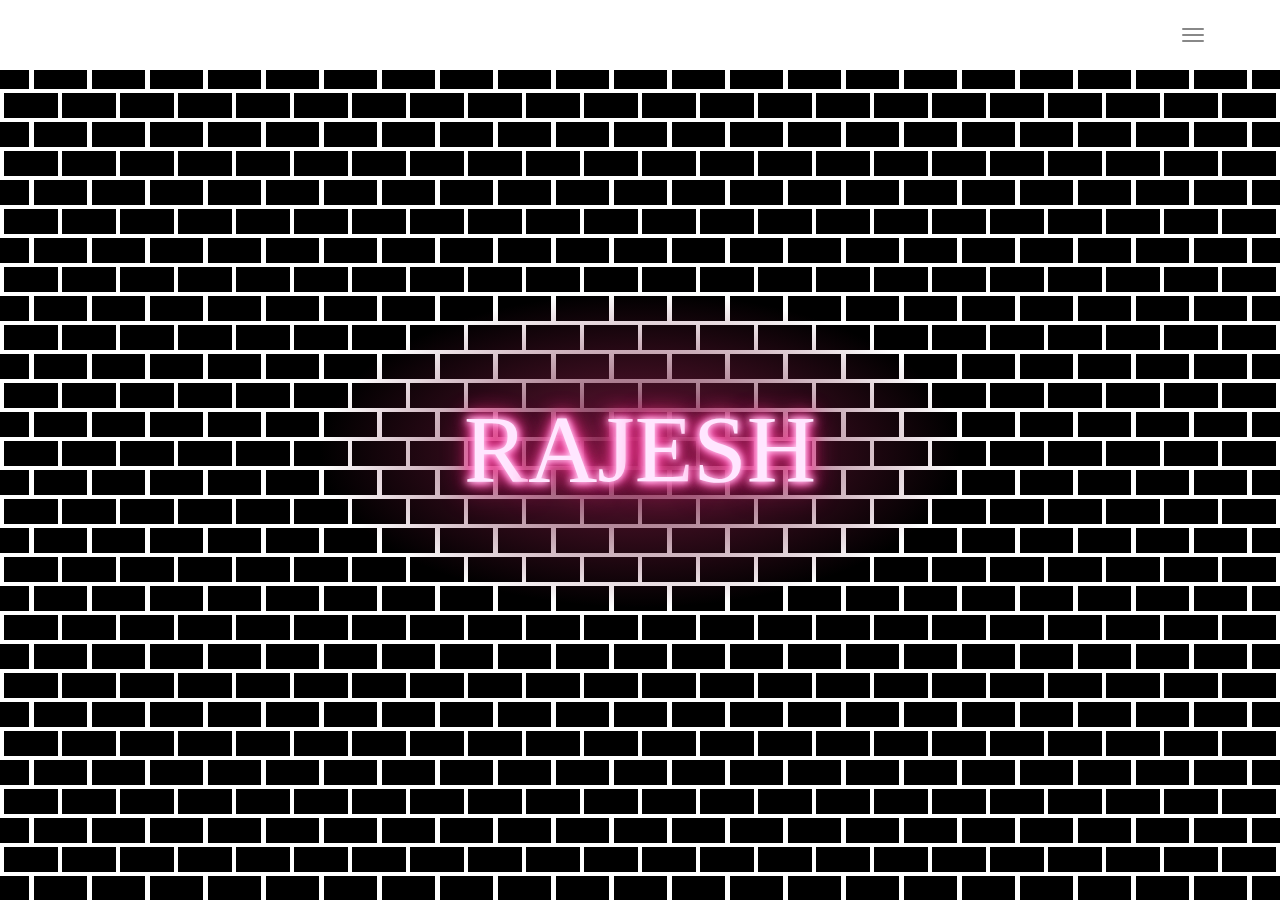
<file: index.html>
<!DOCTYPE html>
<html lang="en">

<head>
  <meta charset="UTF-8">
  <meta content="IE=edge" http-equiv="X-UA-Compatible">
  <meta content="width=device-width,initial-scale=1" name="viewport">
  <meta content="description" name="description">
  <meta name="google" content="notranslate" />
  <meta content="Hey! I'm Rajesh Bhatta" name="author">

  <!-- Disable tap highlight on IE -->
 <!-- <meta name="msapplication-tap-highlight" content="no">
  
  <link rel="apple-touch-icon" sizes="180x180" href="./assets/apple-icon-180x180.png">
  <link href="./assets/favicon.ico" rel="icon"> -->
  
  <title>Rajesh Bhatta</title>  

  <style>

    @font-face {
      font-family: Clip;
      src: url("https://acupoftee.github.io/fonts/Clip.ttf");
    }
    
    body {
      background-color: #141114;
      background-image: linear-gradient(335deg, black 23px, transparent 23px),
        linear-gradient(155deg, black 23px, transparent 23px),
        linear-gradient(335deg, black 23px, transparent 23px),
        linear-gradient(155deg, black 23px, transparent 23px);
      background-size: 58px 58px;
      background-position: 0px 2px, 4px 35px, 29px 31px, 34px 6px;
    }
    
    .sign {
      position: absolute;
      display: flex;
      justify-content: center;
      align-items: center;
      width: 50%;
      height: 50%;
      background-image: radial-gradient(
        ellipse 50% 35% at 50% 50%,
        #6b1839,
        transparent
      );
      transform: translate(-50%, -50%);
      letter-spacing: 2;
      left: 50%;
      top: 50%;
      font-family: "Clip";
      text-transform: uppercase;
      font-size: 6em;
      color: #ffe6ff;
      text-shadow: 0 0 0.6rem #ffe6ff, 0 0 1.5rem #ff65bd,
        -0.2rem 0.1rem 1rem #ff65bd, 0.2rem 0.1rem 1rem #ff65bd,
        0 -0.5rem 2rem #ff2483, 0 0.5rem 3rem #ff2483;
      animation: shine 2s forwards, flicker 3s infinite;
    }
    
    @keyframes blink {
      0%,
      22%,
      36%,
      75% {
        color: #ffe6ff;
        text-shadow: 0 0 0.6rem #ffe6ff, 0 0 1.5rem #ff65bd,
          -0.2rem 0.1rem 1rem #ff65bd, 0.2rem 0.1rem 1rem #ff65bd,
          0 -0.5rem 2rem #ff2483, 0 0.5rem 3rem #ff2483;
      }
      28%,
      33% {
        color: #ff65bd;
        text-shadow: none;
      }
      82%,
      97% {
        color: #ff2483;
        text-shadow: none;
      }
    }
    
    .flicker {
      animation: shine 2s forwards, blink 3s 2s infinite;
    }
    
    .fast-flicker {
      animation: shine 2s forwards, blink 10s 1s infinite;
    }
    
    @keyframes shine {
      0% {
        color: #6b1839;
        text-shadow: none;
      }
      100% {
        color: #ffe6ff;
        text-shadow: 0 0 0.6rem #ffe6ff, 0 0 1.5rem #ff65bd,
          -0.2rem 0.1rem 1rem #ff65bd, 0.2rem 0.1rem 1rem #ff65bd,
          0 -0.5rem 2rem #ff2483, 0 0.5rem 3rem #ff2483;
      }
    }
    
    @keyframes flicker {
      from {
        opacity: 1;
      }
    
      4% {
        opacity: 0.9;
      }
    
      6% {
        opacity: 0.85;
      }
    
      8% {
        opacity: 0.95;
      }
    
      10% {
        opacity: 0.9;
      }
    
      11% {
        opacity: 0.922;
      }
    
      12% {
        opacity: 0.9;
      }
    
      14% {
        opacity: 0.95;
      }
    
      16% {
        opacity: 0.98;
      }
    
      17% {
        opacity: 0.9;
      }
    
      19% {
        opacity: 0.93;
      }
    
      20% {
        opacity: 0.99;
      }
    
      24% {
        opacity: 1;
      }
    
      26% {
        opacity: 0.94;
      }
    
      28% {
        opacity: 0.98;
      }
    
      37% {
        opacity: 0.93;
      }
    
      38% {
        opacity: 0.5;
      }
    
      39% {
        opacity: 0.96;
      }
    
      42% {
        opacity: 1;
      }
    
      44% {
        opacity: 0.97;
      }
    
      46% {
        opacity: 0.94;
      }
    
      56% {
        opacity: 0.9;
      }
    
      58% {
        opacity: 0.9;
      }
    
      60% {
        opacity: 0.99;
      }
    
      68% {
        opacity: 1;
      }
    
      70% {
        opacity: 0.9;
      }
    
      72% {
        opacity: 0.95;
      }
    
      93% {
        opacity: 0.93;
      }
    
      95% {
        opacity: 0.95;
      }
    
      97% {
        opacity: 0.93;
      }
    
      to {
        opacity: 1;
      }
    }

  </style>

<link href="./main.3da94fde.css" rel="stylesheet"></head>

<body>

 <!-- Add your content of header -->

<header>
  <nav class="navbar navbar-fixed-top navbar-default">
    <div class="container">
        <button type="button" class="navbar-toggle">
          <span class="sr-only">Toggle navigation</span>
          <span class="icon-bar"></span>
          <span class="icon-bar"></span>
          <span class="icon-bar"></span>
        </button>
        
      <nav class="navbar-fullscreen" id="navbar-middle">
        <button type="button" class="close" aria-label="Close"><span aria-hidden="true">&times;</span></button>
        <ul class="navbar-fullscreen-links">
          <li><a href="./index.html" title="">Home</a></li>
          <li><a href="./project.html" title="">Project</a></li> 
          <li><a href="./about.html" title="">About me</a></li>
         <!-- <li><a href="./components.html" title="">Components</a></li> -->
        </ul>

        <div class="footer-container">
           
          <p><small>© Rajesh| Website created by <a href="rajeshbhatta.com.np" title="website"> Rajesh Bhatta</a></small></p>
          <p class="footer-share-icons">
              <a href="https://twitter.com/heyimrajesh" class="fa-icon" title="twitter">
                  <i class="fa fa-twitter" aria-hidden="true"></i>
              </a>
              <a href="https://www.instagram.com/razz_esh.bhatta/" class="fa-icon" title="instagram">
                  <i class="fa fa-instagram" aria-hidden="true"></i>
              </a>
              <a href="https://wa.me/qr/GF6OPX5T7GPWI1" class="fa-icon" title="whatsapp">
                  <i class="fa fa-whatsapp" aria-hidden="true"></i>
              </a>
              <a href="https://www.facebook.com/r.rajeshbhatta" class="fa-icon" title="facebook">
                  <i class="fa fa-facebook" aria-hidden="true"></i>
              </a>
          </p>
                       
        </div>


      </nav> 
    
    </div>
  </nav>
</header>

  <!--
<div class="hero-full-container background-image-container white-text-container" style="background-image:url('./assets/images/img-home.jpg')">
  <div class="overlay-gradient"></div>
  <div class="container">
    <div class="row">
      <div class="col-xs-12 col-md-7 col-md-offset-1">
        <div class="hero-full-wrapper">
          <div class="text-content">
            <h1>Rajesh Bhatta</h1>
            <p>Hey! <br>
              I'm Rajesh <br>
               A Medical Student & A Developer !
            </p>
          </div>
        </div>
      </div>
    </div>
  </div>
</div>
-->
<div class="sign">
 <span class="fast-flicker">R</span>AJ
  <span class="flicker"> E</span> SH
</div> 

<a href="mailto:r.rajeshbhatta@gmail.com" title="" class="link-like-text">
  <i class="fa fa-google" aria-hidden="true"></i> <br> gmail</a>
     


<script>
  document.addEventListener("DOMContentLoaded", function (event) {
    navbarFixedTopAnimation();
    closeMenuBeforeGoingToPage();
  });
</script>




<script>
    document.addEventListener("DOMContentLoaded", function (event) {
      navbarToggleSidebar();
      closeMenuBeforeGoingToPage();
      navActivePage();
    });
</script>
 <script type="text/javascript" src="./main.4c6e144e.js"></script></body>

</html>
</file>
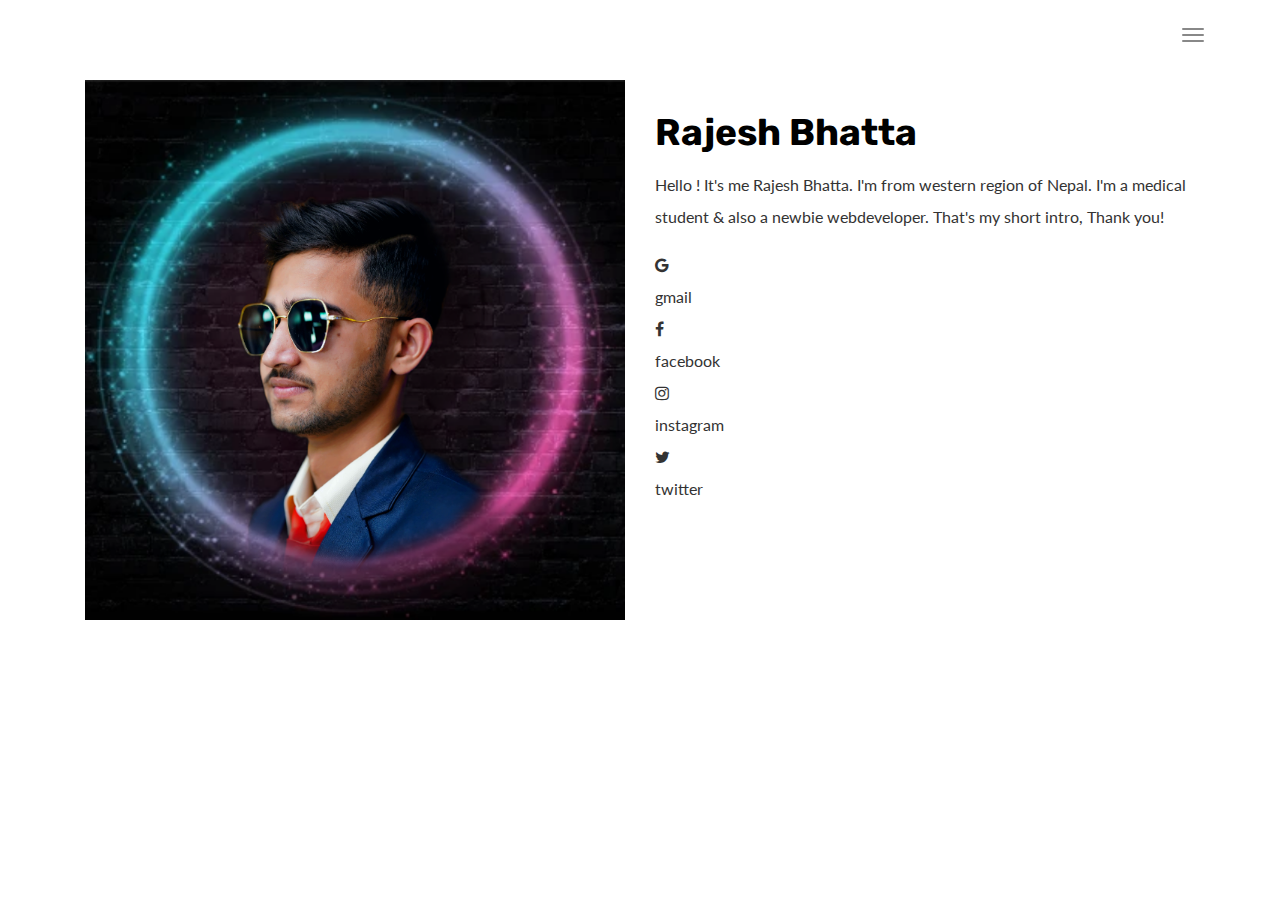
<file: about.html>
<!DOCTYPE html>
<html lang="en">

<head>
  <meta charset="UTF-8">
  <meta content="IE=edge" http-equiv="X-UA-Compatible">
  <meta content="width=device-width,initial-scale=1" name="viewport">
  <meta content="description" name="description">
  <meta name="google" content="notranslate" />
  <meta content="Hey! I'm Rajesh Bhatta" name="author">

  <!-- Disable tap highlight on IE -->
  <meta name="Rajesh Bhatta" content="no">
  
  <link rel="apple-touch-icon" sizes="180x180" href="./assets/apple-icon-180x180.png">
  <link href="./assets/favicon.ico" rel="icon">
  
  <title>Rajesh Bhatta : About</title>  

<link href="./main.3da94fde.css" rel="stylesheet"></head>

<body>

<!-- Add your content of header -->

<header>
  <nav class="navbar navbar-fixed-top navbar-default">
    <div class="container">
        <button type="button" class="navbar-toggle">
          <span class="sr-only">Toggle navigation</span>
          <span class="icon-bar"></span>
          <span class="icon-bar"></span>
          <span class="icon-bar"></span>
        </button>
        
      <nav class="navbar-fullscreen" id="navbar-middle">
        <button type="button" class="close" aria-label="Close"><span aria-hidden="true">&times;</span></button>
        <ul class="navbar-fullscreen-links">
          <li><a href="./index.html" title="">Home</a></li>
          <li><a href="./project.html" title="">Project</a></li>
          <li><a href="./about.html" title="">About me</a></li>
         <!-- <li><a href="./components.html" title="">Components</a></li> -->
        </ul>

        <div class="footer-container">
           
          <p><small>© Rajesh | Website created by <a href="https://www.facebook.com/r.rajeshbhatta" title="facebook" title="Rajesh Bhatta">Rajesh Bhatta</a></small></p>
          <p class="footer-share-icons">
              <a href="https://twitter.com/heyimrajesh" class="fa-icon" title="twitter">
                  <i class="fa fa-twitter" aria-hidden="true"></i>
              </a>
              <a href="https://www.instagram.com/razz_esh.bhatta" class="fa-icon" title="instagram">
                  <i class="fa fa-instagram" aria-hidden="true"></i>
              </a>
              <a href="https://www.facebook.com/r.rajeshbhatta" class="fa-icon" title="facebook">
                  <i class="fa fa-facebook" aria-hidden="true"></i>
              </a>
              <a href="https://wa.me/qr/GF6OPX5T7GPWI1" class="fa-icon" title="Whats App">
                  <i class="fa fa-whatsapp" aria-hidden="true"></i>
              </a>
          </p>
                       
        </div>


      </nav> 
    
    </div>
  </nav>
</header>
<div class="section-container content-container">
    <div class="container">
        <div class="row">
            <div class="col-xs-12">
                <div class="col-md-6">
                    <img src="img-profil.png" class="img-responsive" alt="Rajesh Bhatta"> 
                </div>
                <div class="col-md-6">
                    <h1 class="h2">Rajesh Bhatta</h1>
                    <p>Hello ! It's me Rajesh Bhatta. I'm from western region of Nepal. I'm a medical student & also a newbie webdeveloper. That's my short intro, Thank you! </p>
                    <ul class="list-unstyled">
                        <li>
                            <a href="mailto:r.rajeshbhatta@gmail.com" title="" class="link-like-text">
                                <i class="fa fa-google" aria-hidden="true"></i> <br> gmail</a>
                        </li>
                        <li>
                           <!--- <a href="https://www.linkedin.com/" title="" class="link-like-text">linkedin</a> -->
                        </li>
                        <li>
                            <a href="https://www.facebook.com/r.rajeshbhatta" title="" class="link-like-text">
                                <i class="fa fa-facebook" aria-hidden="true"></i> <br> facebook</a>
                        </li>
                        <li>
                            <a href="https://www.instagram.com/razz_esh.bhatta" title="" class="link-like-text">
                                <i class="fa fa-instagram" aria-hidden="true"></i> <br> instagram</a>
                        </li>
                        <li>
                            <a href="https://twitter.com/heyimrajesh" title="" class="link-like-text">
                                <i class="fa fa-twitter" aria-hidden="true"></i> <br> twitter</a>
                        </li>
                        <li>
                           <!--- <a href="https://www.behance.net" title="" class="link-like-text">behance</a> -->
                        </li>
                    </ul>
                </div>
            </div>
        </div>
    </div>
</div>




<script>
    document.addEventListener("DOMContentLoaded", function (event) {
      navbarToggleSidebar();
      closeMenuBeforeGoingToPage();
      navActivePage();
    });
</script>
 <script type="text/javascript" src="./main.4c6e144e.js"></script></body>

</html>
</file>
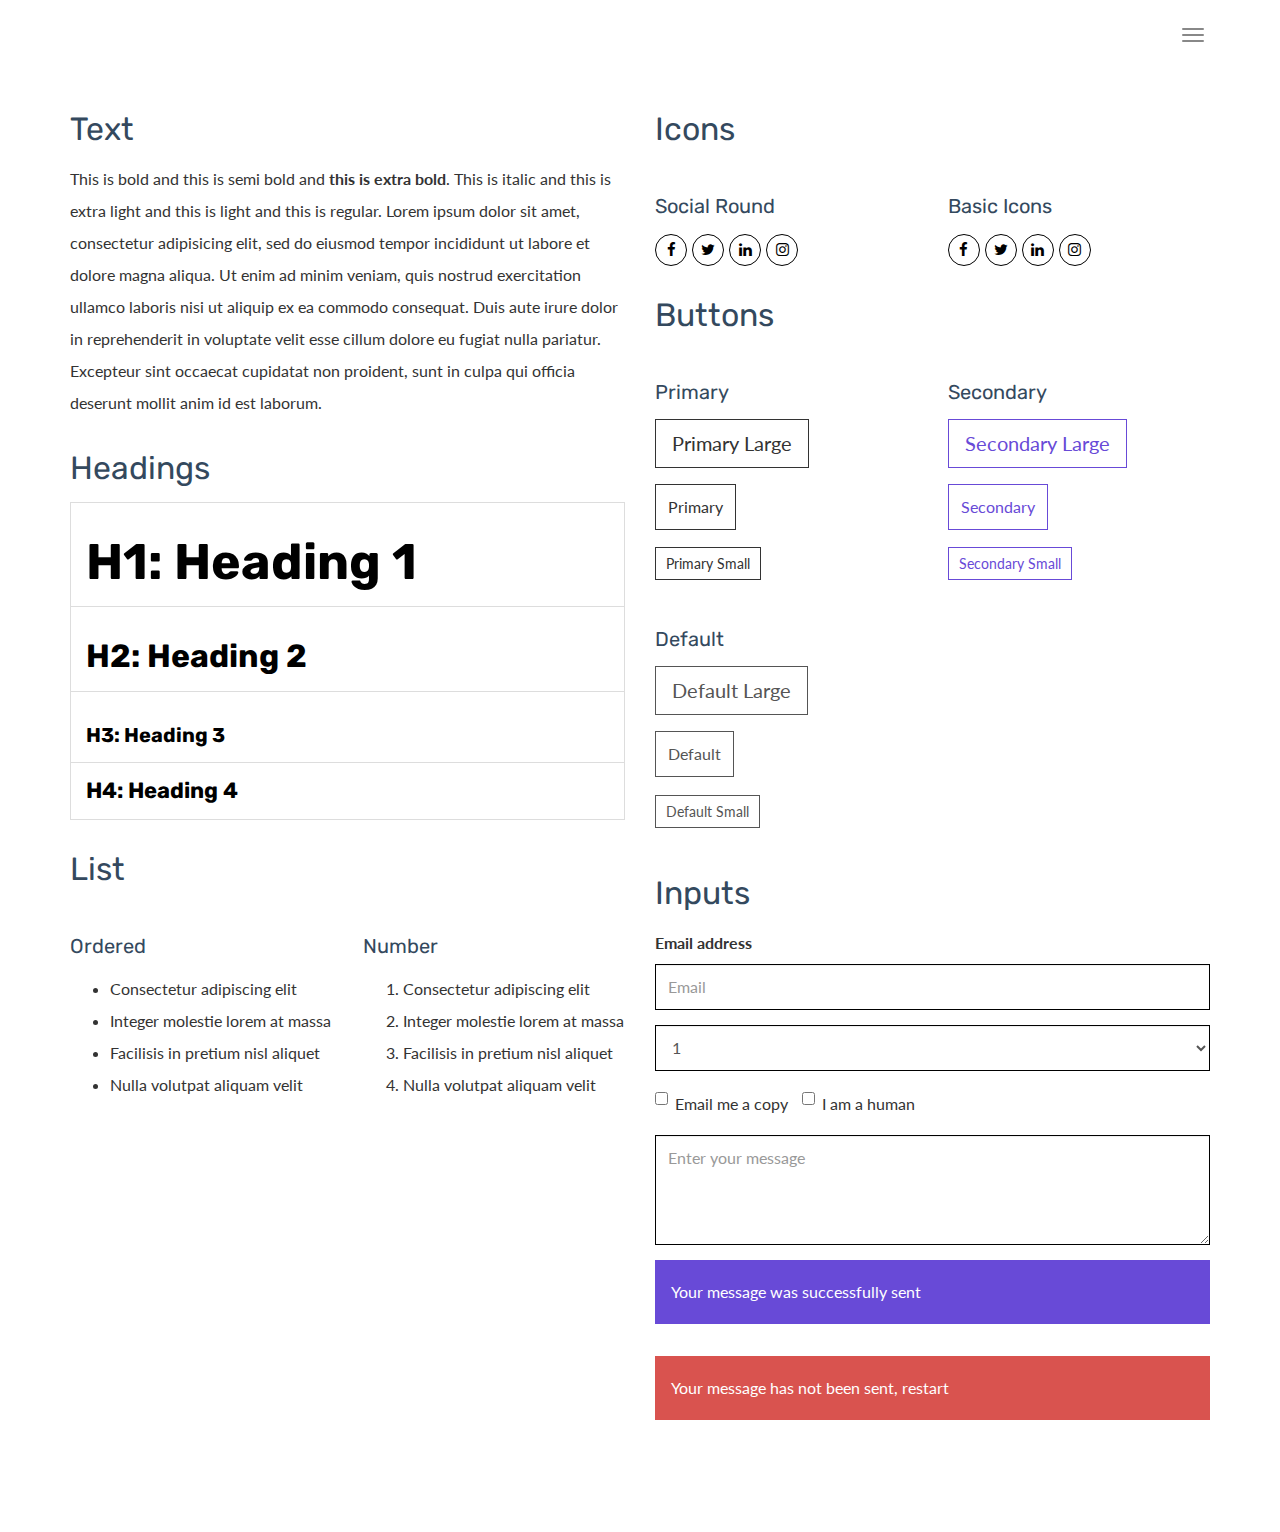
<file: components.html>
<!DOCTYPE html>
<html lang="en">

<head>
  <meta charset="UTF-8">
  <meta content="IE=edge" http-equiv="X-UA-Compatible">
  <meta content="width=device-width,initial-scale=1" name="viewport">
  <meta content="description" name="description">
  <meta name="google" content="notranslate" />
  <meta content="Mashup templates have been developped by Orson.io team" name="author">

  <!-- Disable tap highlight on IE -->
  <meta name="msapplication-tap-highlight" content="no">
  
  <link rel="apple-touch-icon" sizes="180x180" href="./assets/apple-icon-180x180.png">
  <link href="./assets/favicon.ico" rel="icon">
  
  <title>Title page</title>  

<link href="./main.3da94fde.css" rel="stylesheet"></head>

<body>

 <!-- Add your content of header -->

<header>
  <nav class="navbar navbar-fixed-top navbar-default">
    <div class="container">
        <button type="button" class="navbar-toggle">
          <span class="sr-only">Toggle navigation</span>
          <span class="icon-bar"></span>
          <span class="icon-bar"></span>
          <span class="icon-bar"></span>
        </button>
        
      <nav class="navbar-fullscreen" id="navbar-middle">
        <button type="button" class="close" aria-label="Close"><span aria-hidden="true">&times;</span></button>
        <ul class="navbar-fullscreen-links">
          <li><a href="./index.html" title="">Home</a></li>
          <li><a href="./project.html" title="">Project</a></li>
          <li><a href="./about.html" title="">About me</a></li>
          <li><a href="./components.html" title="">Components</a></li>
        </ul>

        <div class="footer-container">
           
          <p><small>© Untitled | Website created with <a href="http://www.mashup-template.com/" title="Create website with free html template">Mashup Template</a>/<a href="https://www.unsplash.com/" title="Beautiful Free Images">Unsplash</a></small></p>
          <p class="footer-share-icons">
              <a href="https://www.twitter.com" class="fa-icon" title="">
                  <i class="fa fa-twitter" aria-hidden="true"></i>
              </a>
              <a href="https://www.linkedin.com" class="fa-icon" title="">
                  <i class="fa fa-instagram" aria-hidden="true"></i>
              </a>
              <a href="https://www.behance.com" class="fa-icon" title="">
                  <i class="fa fa-behance" aria-hidden="true"></i>
              </a>
              <a href="https://www.vimeo.com" class="fa-icon" title="">
                  <i class="fa fa-vimeo" aria-hidden="true"></i>
              </a>
          </p>
                       
        </div>


      </nav> 
    
    </div>
  </nav>
</header>

<div class="section-container">
  <!-- Add your site or app content here -->
  <div class="container">
    <div class="row">
      <div class="col-xs-12 col-md-6">

        <div class="template-example">
          <h2 class="template-title-example">Text</h2>
          <p>This is bold and this is semi bold and <b>this is extra bold</b>. This is italic and this is extra light and this is light
          and this is regular. Lorem ipsum dolor sit amet, consectetur adipisicing elit, sed do eiusmod
          tempor incididunt ut labore et dolore magna aliqua. Ut enim ad minim veniam,
          quis nostrud exercitation ullamco laboris nisi ut aliquip ex ea commodo
          consequat. Duis aute irure dolor in <a href="" title="">reprehenderit</a> in voluptate velit esse
          cillum dolore eu fugiat nulla pariatur. Excepteur sint occaecat cupidatat non
          proident, sunt in culpa qui officia deserunt mollit anim id est laborum.
          </p>
        </div>

        <div class="template-example">
          <h2 class="template-title-example">Headings</h2>
          
          <table class="table table-bordered">
            <tr><td><h1>H1: Heading 1</h1></td></tr>
            <tr><td><h2>H2: Heading 2</h2></td></tr>
            <tr><td><h3>H3: Heading 3</h3></td></tr>
            <tr><td><h4>H4: Heading 4</h4></td></tr>
          </table>
        </div>

        <div class="template-example">
          <h2 class="template-title-example">List</h2>
          <div class="row">
            <div class="col-md-6">
              <h3 class="template-title-example">Ordered</h3>
              <ul>
                <li>Consectetur adipiscing elit</li>
                <li>Integer molestie lorem at massa</li>
                <li>Facilisis in pretium nisl aliquet</li>
                <li>Nulla volutpat aliquam velit</li>
              </ul>
            </div>
            <div class="col-md-6">
              <h3 class="template-title-example">Number</h3>
              <ol>
                <li>Consectetur adipiscing elit</li>
                <li>Integer molestie lorem at massa</li>
                <li>Facilisis in pretium nisl aliquet</li>
                <li>Nulla volutpat aliquam velit</li>
              </ol>
            </div>
          </div>
        </div>

        
      </div>

      <div class="col-xs-12 col-md-6">
        <div class="template-example">
          <h2 class="template-title-example">Icons</h2>
          
          <div class="row">
            <div class="col-md-6">
              <h3 class="template-title-example">Social Round</h2>
              <ul class="list-icons">
                <li>
                  <a href="" class="social-round-icon fa-icon">
                    <i class="fa fa-facebook"></i>
                  </a>
                </li>
                <li>
                  <a href="" class="social-round-icon fa-icon">
                    <i class="fa fa-twitter"></i>
                  </a>
                </li>
                <li>
                  <a href="" class="social-round-icon fa-icon">
                    <i class="fa fa-linkedin"></i>
                  </a>
                </li>
                <li>
                  <a href="" class="social-round-icon fa-icon">
                    <i class="fa fa-instagram"></i>
                  </a>
                </li>
              </ul>
            </div>
            <div class="col-md-6">
               <h3 class="template-title-example">Basic Icons</h2>
                <ul class="list-icons">
                  <li>
                    <span class="fa-icon">
                      <i class="fa fa-facebook"></i>
                    </span>
                  </li>
                  <li>
                    <span class="fa-icon">
                      <i class="fa fa-twitter"></i>
                    </span>
                  </li>
                  <li>
                    <span class="fa-icon">
                      <i class="fa fa-linkedin"></i>
                    </span>
                  </li>
                  <li>
                    <span class="fa-icon">
                      <i class="fa fa-instagram"></i>
                    </span>
                  </li>
                </ul>
            </div>

          </div>


          


        </div>

        <div class="template-example">
          <h2 class="template-title-example">Buttons</h2>
          <div class="row">
            <div class="col-md-6">
              <h3 class="template-title-example">Primary</h2>
              <div class="row">
                  <div class="col-md-6">
                  <p><a href="" class="btn btn-primary btn-lg">Primary Large</a></p>
                  <p><a href="" class="btn btn-primary">Primary </a></p>
                  <p><a href="" class="btn btn-primary btn-sm">Primary Small</a></p>
                </div>
              </div>

              <h3 class="template-title-example">Default</h2>
              <div class="row">
                  <div class="col-md-6">
                  <p><a href="" class="btn btn-default btn-lg">Default Large</a></p>
                  <p><a href="" class="btn btn-default">Default </a></p>
                  <p><a href="" class="btn btn-default btn-sm">Default Small</a></p>
                </div>
              </div>

            </div>

            <div class="col-md-6">
              <h3 class="template-title-example">Secondary</h2>
              <div class="row">
                  <div class="col-md-6">
                  <p><a href="" class="btn btn-info btn-lg">Secondary Large</a></p>
                  <p><a href="" class="btn btn-info">Secondary </a></p>
                  <p><a href="" class="btn btn-info btn-sm">Secondary Small</a></p>
                </div>
              </div>
            </div>
          </div>
        </div>
        
        <div class="template-example">
          <h2 class="template-title-example">Inputs</h2>

            <div class="form-group">
              <label for="exampleInputEmail1">Email address</label>
              <input type="email" class="form-control" id="exampleInputEmail1" placeholder="Email">
            </div>

            <div class="form-group">
              <select class="form-control">
                <option>1</option>
                <option>2</option>
                <option>3</option>
                <option>4</option>
                <option>5</option>
              </select>
            </div>

            <div class="form-group">
              <label class="checkbox-inline">
                <input 
                type="checkbox" id="inlineCheckbox1" value="option1"> Email me a copy
              </label>
              <label class="checkbox-inline">
                <input type="checkbox" id="inlineCheckbox2" value="option2"> I am a human
              </label>
            </div>

            <div class="form-group">
              <textarea class="form-control" rows="3" placeholder="Enter your message"></textarea>
            </div>
            
            <div class="alert alert-success" role="alert">Your message was successfully sent</div>
            <div class="alert alert-danger" role="alert">Your message has not been sent, restart</div>
        </div>




      </div>
    </div>
  </div>

</div>




<script>
    document.addEventListener("DOMContentLoaded", function (event) {
      navbarToggleSidebar();
      closeMenuBeforeGoingToPage();
      navActivePage();
    });
</script>
 <script type="text/javascript" src="./main.4c6e144e.js"></script></body>

</html>
</file>
<file: project.html>
<!DOCTYPE html>
<html lang="en">

<head>
  <meta charset="UTF-8">
  <meta content="IE=edge" http-equiv="X-UA-Compatible">
  <meta content="width=device-width,initial-scale=1" name="viewport">
  <meta content="description" name="rajesh bhatta">
  <meta name="google" content="notranslate" />
  <meta content="Hey! I'm Rajesh Bhatta" name="author">

  <!-- Disable tap highlight on IE -->
  <meta name="msapplication-tap-highlight" content="no">
  
  <link rel="apple-touch-icon" sizes="180x180" href="./assets/apple-icon-180x180.png">
  <link href="./assets/favicon.ico" rel="icon">
  
  <title>Rajesh Bhatta  : Project</title>  

<link href="./main.3da94fde.css" rel="stylesheet"></head>

<body>

 <!-- Add your content of header -->

<header>
  <nav class="navbar navbar-fixed-top navbar-default">
    <div class="container">
        <button type="button" class="navbar-toggle">
          <span class="sr-only">Toggle navigation</span>
          <span class="icon-bar"></span>
          <span class="icon-bar"></span>
          <span class="icon-bar"></span>
        </button>
        
      <nav class="navbar-fullscreen" id="navbar-middle">
        <button type="button" class="close" aria-label="Close"><span aria-hidden="true">&times;</span></button>
        <ul class="navbar-fullscreen-links">
          <li><a href="./index.html" title="">Home</a></li>
          <li><a href="./project.html" title="">Project</a></li>
          <li><a href="./about.html" title="">About me</a></li>
           <!-- <li><a href="./components.html" title="">Components</a></li> -->
        </ul>

        <div class="footer-container">
           
          <p><small>© Rajesh | Website created by <a href="http://rajeshbhatta.com.np" title="Create website with Rajesh Bhatta">Rajesh Bhatta</a></small></p>
          <p class="footer-share-icons">
              <a href=" https://twitter.com/heyimrajesh" class="fa-icon" title="twitter">
                  <i class="fa fa-twitter" aria-hidden="true"></i>
              </a>
              <a href="https://www.instagram.com/razz_esh.bhatta" class="fa-icon" title="instagram">
                  <i class="fa fa-instagram" aria-hidden="true"></i>
              </a>
              <a href="https://www.facebook.com/r.rajeshbhatta" class="fa-icon" title="facebook">
                  <i class="fa fa-facebook" aria-hidden="true"></i>
              </a>
              <a href=" https://wa.me/qr/GF6OPX5T7GPWI1" class="fa-icon" title="whatsapp">
                  <i class="fa fa-whatsapp" aria-hidden="true"></i>
              </a>
          </p>
                       
        </div>


      </nav> 
    
    </div>
  </nav>
</header>
<!-- Not Needed right Now : Alltotal Changed this code so in comment
  
<div class="hero-full-container background-image-container white-text-container" style="background-image:url('./assets/images/img-08.jpg')">
  <div class="container">
    <div class="row">
      <div class="col-xs-12">
        <div class="hero-full-wrapper">
          <div class="text-content  text-center">
          </div>
        </div>
      </div>
    </div>
  </div>
</div>

<div class="section-container">
  <div class="container">
    <div class="row">
      <div class="col-xs-12">
        <div class="text-center section-container-spacer">
          <h2 class="with-project-number"><span class="project-number">01</span>Night Photography</h2>
        </div>
        <div class="row section-container-spacer">
          <div class="col-md-4">
              <div class="section-container-spacer">
                <h3>Photographic Project</h3>
                <p>Menphis June, 2016</p>
              </div>

              <h4>Credits & Crew</h4>
              
              <ul class="list-unstyled">
                <li>Stanford</li> 
                <li>Pablo Malice</li>
                <li>Patricia Stano</li>
              </ul>
              

              <p>Cityzen circus Association</p>
              <p>Menphis City Hall</p>
          </div>
          <div class="col-md-8">
            <h3>How to exchange with the nocturnal light ?</h3>
            <p>Id eu nisl nunc mi ipsum faucibus vitae aliquet. Auctor urna nunc id cursus metus aliquam. A pellentesque sit amet
              porttitor eget dolor morbi. Interdum varius sit amet mattis. Tincidunt dui ut ornare lectus sit amet est placerat
              in. Diam volutpat commodo sed egestas. Praesent elementum facilisis leo vel fringilla est ullamcorper eget nulla.
              Non odio euismod lacinia at quis risus sed vulputate. Lacus sed turpis tincidunt id aliquet risus feugiat.</p>
              <p> Mieget mauris pharetra et ultrices neque ornare. Pellentesque elit ullamcorper dignissim cras tincidunt lobortis.
              Euismod in pellentesque massa placerat. Consectetur libero id faucibus nisl tincidunt eget. Pulvinar etiam non
              quam lacus suspendisse. Tincidunt nunc pulvinar sapien et ligula ullamcorper malesuada. Ante in nibh mauris cursus
              mattis molestie a iaculis. Gravida cum sociis natoque penatibus et magnis dis parturient montes. Ultrices gravida
              dictum fusce ut placerat orci. Id cursus metus aliquam eleifend mi in. Odio eu feugiat pretium nibh ipsum consequat.
            </p>
          </div>
        </div>


        <img src="./assets/images/img-03.jpg" alt="" class="img-responsive">
        <p>Menphis city center</p>

        <blockquote class="text-center large-spacing">
            <p>"Lorem ipsum dolor sit amet, consectetur adipiscing elit. Integer posuere erat a ante."</p>
            <small class="pull-right">Irina Martin</small>
        </blockquote>
        
        <div class="row">
            <div class="col-md-6">
            <img src="./assets/images/img-02.jpg" class="img-responsive" alt="">
            <p>Menphis skyline</p>
            </div>
            <div class="col-md-6">
            <img src="./assets/images/img-01.jpg" class="img-responsive" alt="">
            <p>Artefact Buildging</p>
            </div>
        </div>

        <img src="./assets/images/img-04.jpg" class="img-responsive" alt="">
        <p>Menphis skyline</p>

      </div>
    </div>
  </div>
</div>

<div class="navbar navbar-default navbar-fixed-bottom">
  <div class="container">
    <div class="row">
      <div class="col-xs-12 text-center">
        <ul class="navbar-nav nav">
          <li>
            <a href="" title="" class="project-nav left"><span class="project-number">01</span>Previous</a>
          </li>
        </ul>
        <p class="h5 navbar-text">Night Photography <i class="fa fa-chevron-down arrow-down" aria-hidden="true"></i></p>

        <ul class="navbar-nav nav navbar-right">
          <li>
            <a href="" title="" class="project-nav right"><span class="project-number">03</span>Next </a>
          </li>
        </ul>
      </div>
    </div>
  </div>
</div>
-->




<script>
    document.addEventListener("DOMContentLoaded", function (event) {
      navbarToggleSidebar();
      closeMenuBeforeGoingToPage();
      navActivePage();
    });
</script>
 <script type="text/javascript" src="./main.4c6e144e.js"></script></body>

</html>
</file>
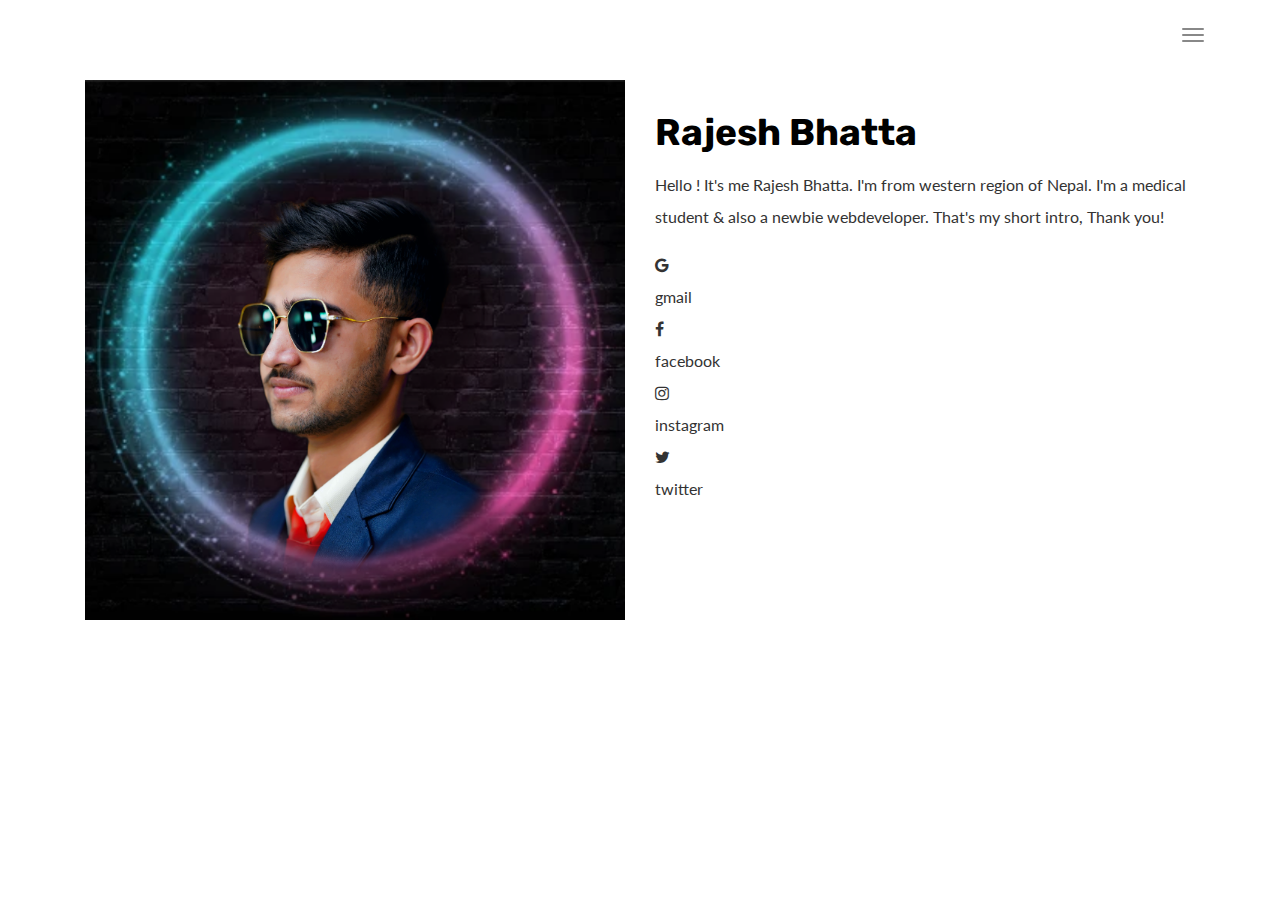
<file: New folder/complex/about.html>
<!DOCTYPE html>
<html lang="en">

<head>
  <meta charset="UTF-8">
  <meta content="IE=edge" http-equiv="X-UA-Compatible">
  <meta content="width=device-width,initial-scale=1" name="viewport">
  <meta content="description" name="description">
  <meta name="google" content="notranslate" />
  <meta content="Hey! I'm Rajesh Bhatta" name="author">

  <!-- Disable tap highlight on IE -->
  <meta name="Rajesh Bhatta" content="no">
  
  <link rel="apple-touch-icon" sizes="180x180" href="./assets/apple-icon-180x180.png">
  <link href="./assets/favicon.ico" rel="icon">
  
  <title>Rajesh Bhatta : About</title>  

<link href="./main.3da94fde.css" rel="stylesheet"></head>

<body>

<!-- Add your content of header -->

<header>
  <nav class="navbar navbar-fixed-top navbar-default">
    <div class="container">
        <button type="button" class="navbar-toggle">
          <span class="sr-only">Toggle navigation</span>
          <span class="icon-bar"></span>
          <span class="icon-bar"></span>
          <span class="icon-bar"></span>
        </button>
        
      <nav class="navbar-fullscreen" id="navbar-middle">
        <button type="button" class="close" aria-label="Close"><span aria-hidden="true">&times;</span></button>
        <ul class="navbar-fullscreen-links">
          <li><a href="./index.html" title="">Home</a></li>
          <li><a href="./project.html" title="">Project</a></li>
          <li><a href="./about.html" title="">About me</a></li>
         <!-- <li><a href="./components.html" title="">Components</a></li> -->
        </ul>

        <div class="footer-container">
           
          <p><small>© Rajesh | Website created by <a href="https://www.facebook.com/r.rajeshbhatta" title="facebook" title="Rajesh Bhatta">Rajesh Bhatta</a></small></p>
          <p class="footer-share-icons">
              <a href="https://twitter.com/heyimrajesh" class="fa-icon" title="twitter">
                  <i class="fa fa-twitter" aria-hidden="true"></i>
              </a>
              <a href="https://www.instagram.com/razz_esh.bhatta" class="fa-icon" title="instagram">
                  <i class="fa fa-instagram" aria-hidden="true"></i>
              </a>
              <a href="https://www.facebook.com/r.rajeshbhatta" class="fa-icon" title="facebook">
                  <i class="fa fa-facebook" aria-hidden="true"></i>
              </a>
              <a href="https://wa.me/qr/GF6OPX5T7GPWI1" class="fa-icon" title="Whats App">
                  <i class="fa fa-whatsapp" aria-hidden="true"></i>
              </a>
          </p>
                       
        </div>


      </nav> 
    
    </div>
  </nav>
</header>
<div class="section-container content-container">
    <div class="container">
        <div class="row">
            <div class="col-xs-12">
                <div class="col-md-6">
                    <img src="./assets/images/img-profil.png" class="img-responsive" alt="Rajesh Bhatta"> 
                </div>
                <div class="col-md-6">
                    <h1 class="h2">Rajesh Bhatta</h1>
                    <p>Hello ! It's me Rajesh Bhatta. I'm from western region of Nepal. I'm a medical student & also a newbie webdeveloper. That's my short intro, Thank you! </p>
                    <ul class="list-unstyled">
                        <li>
                            <a href="mailto:r.rajeshbhatta@gmail.com" title="" class="link-like-text">
                                <i class="fa fa-google" aria-hidden="true"></i> <br> gmail</a>
                        </li>
                        <li>
                           <!--- <a href="https://www.linkedin.com/" title="" class="link-like-text">linkedin</a> -->
                        </li>
                        <li>
                            <a href="https://www.facebook.com/r.rajeshbhatta" title="" class="link-like-text">
                                <i class="fa fa-facebook" aria-hidden="true"></i> <br> facebook</a>
                        </li>
                        <li>
                            <a href="https://www.instagram.com/razz_esh.bhatta" title="" class="link-like-text">
                                <i class="fa fa-instagram" aria-hidden="true"></i> <br> instagram</a>
                        </li>
                        <li>
                            <a href="https://twitter.com/heyimrajesh" title="" class="link-like-text">
                                <i class="fa fa-twitter" aria-hidden="true"></i> <br> twitter</a>
                        </li>
                        <li>
                           <!--- <a href="https://www.behance.net" title="" class="link-like-text">behance</a> -->
                        </li>
                    </ul>
                </div>
            </div>
        </div>
    </div>
</div>




<script>
    document.addEventListener("DOMContentLoaded", function (event) {
      navbarToggleSidebar();
      closeMenuBeforeGoingToPage();
      navActivePage();
    });
</script>
 <script type="text/javascript" src="./main.4c6e144e.js"></script></body>

</html>
</file>
<file: main.3da94fde.css>
@import url(https://fonts.googleapis.com/css?family=Lato:300,700|Rubik:400,700);@import url(https://maxcdn.bootstrapcdn.com/font-awesome/4.7.0/css/font-awesome.min.css);/*!
 * Bootstrap v3.3.7 (http://getbootstrap.com)
 * Copyright 2011-2016 Twitter, Inc.
 * Licensed under MIT (https://github.com/twbs/bootstrap/blob/master/LICENSE)
 */
/*! normalize.css v3.0.3 | MIT License | github.com/necolas/normalize.css */html{font-family:sans-serif;-ms-text-size-adjust:100%;-webkit-text-size-adjust:100%}body{margin:0}article,aside,details,figcaption,figure,footer,header,hgroup,main,menu,nav,section,summary{display:block}audio,canvas,progress,video{display:inline-block;vertical-align:baseline}audio:not([controls]){display:none;height:0}[hidden],template{display:none}a{background-color:transparent}a:active,a:hover{outline:0}abbr[title]{border-bottom:1px dotted}b,strong{font-weight:700}dfn{font-style:italic}h1{font-size:2em;margin:.67em 0}mark{background:#ff0;color:#000}small{font-size:80%}sub,sup{font-size:75%;line-height:0;position:relative;vertical-align:baseline}sup{top:-.5em}sub{bottom:-.25em}img{border:0}svg:not(:root){overflow:hidden}figure{margin:1em 40px}hr{box-sizing:content-box;height:0}pre{overflow:auto}code,kbd,pre,samp{font-family:monospace,monospace;font-size:1em}button,input,optgroup,select,textarea{color:inherit;font:inherit;margin:0}button{overflow:visible}button,select{text-transform:none}button,html input[type=button],input[type=reset],input[type=submit]{-webkit-appearance:button;cursor:pointer}button[disabled],html input[disabled]{cursor:default}button::-moz-focus-inner,input::-moz-focus-inner{border:0;padding:0}input{line-height:normal}input[type=checkbox],input[type=radio]{box-sizing:border-box;padding:0}input[type=number]::-webkit-inner-spin-button,input[type=number]::-webkit-outer-spin-button{height:auto}input[type=search]{-webkit-appearance:textfield;box-sizing:content-box}input[type=search]::-webkit-search-cancel-button,input[type=search]::-webkit-search-decoration{-webkit-appearance:none}fieldset{border:1px solid silver;margin:0 2px;padding:.35em .625em .75em}textarea{overflow:auto}optgroup{font-weight:700}table{border-collapse:collapse;border-spacing:0}td,th{padding:0}

/*! Source: https://github.com/h5bp/html5-boilerplate/blob/master/src/css/main.css */@media print{*,:after,:before{background:transparent!important;color:#000!important;box-shadow:none!important;text-shadow:none!important}a,a:visited{text-decoration:underline}a[href]:after{content:" (" attr(href) ")"}abbr[title]:after{content:" (" attr(title) ")"}a[href^="#"]:after,a[href^="javascript:"]:after{content:""}blockquote,pre{border:1px solid #999;page-break-inside:avoid}thead{display:table-header-group}img,tr{page-break-inside:avoid}img{max-width:100%!important}h2,h3,p{orphans:3;widows:3}h2,h3{page-break-after:avoid}.navbar{display:none}.btn>.caret,.dropup>.btn>.caret{border-top-color:#000!important}.label{border:1px solid #000}.table{border-collapse:collapse!important}.table td,.table th{background-color:#fff!important}.table-bordered td,.table-bordered th{border:1px solid #ddd!important}}*,:after,:before{-webkit-box-sizing:border-box;-moz-box-sizing:border-box;box-sizing:border-box}html{font-size:10px;-webkit-tap-highlight-color:transparent}body{font-family:Lato,Helvetica,Arial,sans-serif;font-size:16px;line-height:2;color:#333;background-color:#fff}button,input,select,textarea{font-family:inherit;font-size:inherit;line-height:inherit}a{color:#333;text-decoration:none}a:focus,a:hover{color:#0d0d0d;text-decoration:underline}a:focus{outline:5px auto -webkit-focus-ring-color;outline-offset:-2px}figure{margin:0}img{vertical-align:middle}.img-responsive{display:block;max-width:100%;height:auto}.img-rounded{border-radius:0}.img-thumbnail{padding:4px;line-height:2;background-color:#fff;border:1px solid #ddd;border-radius:0;-webkit-transition:all .2s ease-in-out;-o-transition:all .2s ease-in-out;transition:all .2s ease-in-out;display:inline-block;max-width:100%;height:auto}.img-circle{border-radius:50%}hr{margin-top:32px;margin-bottom:32px;border:0;border-top:1px solid #eee}.sr-only{position:absolute;width:1px;height:1px;margin:-1px;padding:0;overflow:hidden;clip:rect(0,0,0,0);border:0}.sr-only-focusable:active,.sr-only-focusable:focus{position:static;width:auto;height:auto;margin:0;overflow:visible;clip:auto}[role=button]{cursor:pointer}.h1,.h2,.h3,.h4,.h5,.h6,h1,h2,h3,h4,h5,h6{font-family:Rubik,Helvetica,Arial,sans-serif;font-weight:700;line-height:1.1;color:#000}.h1 .small,.h1 small,.h2 .small,.h2 small,.h3 .small,.h3 small,.h4 .small,.h4 small,.h5 .small,.h5 small,.h6 .small,.h6 small,h1 .small,h1 small,h2 .small,h2 small,h3 .small,h3 small,h4 .small,h4 small,h5 .small,h5 small,h6 .small,h6 small{font-weight:400;line-height:1;color:#777}.h1,.h2,.h3,h1,h2,h3{margin-top:32px;margin-bottom:16px}.h1 .small,.h1 small,.h2 .small,.h2 small,.h3 .small,.h3 small,h1 .small,h1 small,h2 .small,h2 small,h3 .small,h3 small{font-size:65%}.h4,.h5,.h6,h4,h5,h6{margin-top:16px;margin-bottom:16px}.h4 .small,.h4 small,.h5 .small,.h5 small,.h6 .small,.h6 small,h4 .small,h4 small,h5 .small,h5 small,h6 .small,h6 small{font-size:75%}.h1,h1{font-size:50px}.h2,h2{font-size:37px}.h3,h3{font-size:29px}.h4,h4{font-size:22px}.h5,h5{font-size:16px}.h6,h6{font-size:14px}p{margin:0 0 16px}.lead{margin-bottom:32px;font-size:18px;font-weight:300;line-height:1.4}@media (min-width:768px){.lead{font-size:24px}}.small,small{font-size:87%}.mark,mark{background-color:#fcf8e3;padding:.2em}.text-left{text-align:left}.text-right{text-align:right}.text-center{text-align:center}.text-justify{text-align:justify}.text-nowrap{white-space:nowrap}.text-lowercase{text-transform:lowercase}.initialism,.text-uppercase{text-transform:uppercase}.text-capitalize{text-transform:capitalize}.text-muted{color:#777}.text-primary{color:#333}a.text-primary:focus,a.text-primary:hover{color:#1a1a1a}.text-success{color:#fff}a.text-success:focus,a.text-success:hover{color:#e6e6e6}.text-info{color:#31708f}a.text-info:focus,a.text-info:hover{color:#245269}.text-warning{color:#8a6d3b}a.text-warning:focus,a.text-warning:hover{color:#66512c}.text-danger{color:#fff}a.text-danger:focus,a.text-danger:hover{color:#e6e6e6}.bg-primary{color:#fff;background-color:#333}a.bg-primary:focus,a.bg-primary:hover{background-color:#1a1a1a}.bg-success{background-color:#684ad7}a.bg-success:focus,a.bg-success:hover{background-color:#4b2bc3}.bg-info{background-color:#d9edf7}a.bg-info:focus,a.bg-info:hover{background-color:#afd9ee}.bg-warning{background-color:#fcf8e3}a.bg-warning:focus,a.bg-warning:hover{background-color:#f7ecb5}.bg-danger{background-color:#d9534f}a.bg-danger:focus,a.bg-danger:hover{background-color:#c9302c}.page-header{padding-bottom:15px;margin:64px 0 32px;border-bottom:1px solid #eee}ol,ul{margin-top:0;margin-bottom:16px}ol ol,ol ul,ul ol,ul ul{margin-bottom:0}.list-inline,.list-unstyled{padding-left:0;list-style:none}.list-inline{margin-left:-5px}.list-inline>li{display:inline-block;padding-left:5px;padding-right:5px}dl{margin-top:0;margin-bottom:32px}dd,dt{line-height:2}dt{font-weight:700}dd{margin-left:0}.dl-horizontal dd:after,.dl-horizontal dd:before{content:" ";display:table}.dl-horizontal dd:after{clear:both}@media (min-width:768px){.dl-horizontal dt{float:left;width:160px;clear:left;text-align:right;overflow:hidden;text-overflow:ellipsis;white-space:nowrap}.dl-horizontal dd{margin-left:180px}}abbr[data-original-title],abbr[title]{cursor:help;border-bottom:1px dotted #777}.initialism{font-size:90%}blockquote{padding:16px 32px;margin:0 0 32px;font-size:20px;border-left:5px solid #eee}blockquote ol:last-child,blockquote p:last-child,blockquote ul:last-child{margin-bottom:0}blockquote .small,blockquote footer,blockquote small{display:block;font-size:80%;line-height:2;color:#777}blockquote .small:before,blockquote footer:before,blockquote small:before{content:"\2014   \A0"}.blockquote-reverse,blockquote.pull-right{padding-right:15px;padding-left:0;border-right:5px solid #eee;border-left:0;text-align:right}.blockquote-reverse .small:before,.blockquote-reverse footer:before,.blockquote-reverse small:before,blockquote.pull-right .small:before,blockquote.pull-right footer:before,blockquote.pull-right small:before{content:""}.blockquote-reverse .small:after,.blockquote-reverse footer:after,.blockquote-reverse small:after,blockquote.pull-right .small:after,blockquote.pull-right footer:after,blockquote.pull-right small:after{content:"\A0   \2014"}address{margin-bottom:32px;font-style:normal;line-height:2}code,kbd,pre,samp{font-family:Menlo,Monaco,Consolas,Courier New,monospace}code{color:#c7254e;background-color:#f9f2f4}code,kbd{padding:2px 4px;font-size:90%;border-radius:0}kbd{color:#fff;background-color:#333;box-shadow:inset 0 -1px 0 rgba(0,0,0,.25)}kbd kbd{padding:0;font-size:100%;font-weight:700;box-shadow:none}pre{display:block;padding:15.5px;margin:0 0 16px;font-size:15px;line-height:2;word-break:break-all;word-wrap:break-word;color:#333;background-color:#f5f5f5;border:1px solid #ccc;border-radius:0}pre code{padding:0;font-size:inherit;color:inherit;white-space:pre-wrap;background-color:transparent;border-radius:0}.pre-scrollable{max-height:340px;overflow-y:scroll}.container{margin-right:auto;margin-left:auto;padding-left:15px;padding-right:15px}.container:after,.container:before{content:" ";display:table}.container:after{clear:both}@media (min-width:768px){.container{width:750px}}@media (min-width:992px){.container{width:970px}}@media (min-width:1200px){.container{width:1170px}}.container-fluid{margin-right:auto;margin-left:auto;padding-left:15px;padding-right:15px}.container-fluid:after,.container-fluid:before{content:" ";display:table}.container-fluid:after{clear:both}.row{margin-left:-15px;margin-right:-15px}.row:after,.row:before{content:" ";display:table}.row:after{clear:both}.col-lg-1,.col-lg-2,.col-lg-3,.col-lg-4,.col-lg-5,.col-lg-6,.col-lg-7,.col-lg-8,.col-lg-9,.col-lg-10,.col-lg-11,.col-lg-12,.col-md-1,.col-md-2,.col-md-3,.col-md-4,.col-md-5,.col-md-6,.col-md-7,.col-md-8,.col-md-9,.col-md-10,.col-md-11,.col-md-12,.col-sm-1,.col-sm-2,.col-sm-3,.col-sm-4,.col-sm-5,.col-sm-6,.col-sm-7,.col-sm-8,.col-sm-9,.col-sm-10,.col-sm-11,.col-sm-12,.col-xs-1,.col-xs-2,.col-xs-3,.col-xs-4,.col-xs-5,.col-xs-6,.col-xs-7,.col-xs-8,.col-xs-9,.col-xs-10,.col-xs-11,.col-xs-12{position:relative;min-height:1px;padding-left:15px;padding-right:15px}.col-xs-1,.col-xs-2,.col-xs-3,.col-xs-4,.col-xs-5,.col-xs-6,.col-xs-7,.col-xs-8,.col-xs-9,.col-xs-10,.col-xs-11,.col-xs-12{float:left}.col-xs-1{width:8.33333%}.col-xs-2{width:16.66667%}.col-xs-3{width:25%}.col-xs-4{width:33.33333%}.col-xs-5{width:41.66667%}.col-xs-6{width:50%}.col-xs-7{width:58.33333%}.col-xs-8{width:66.66667%}.col-xs-9{width:75%}.col-xs-10{width:83.33333%}.col-xs-11{width:91.66667%}.col-xs-12{width:100%}.col-xs-pull-0{right:auto}.col-xs-pull-1{right:8.33333%}.col-xs-pull-2{right:16.66667%}.col-xs-pull-3{right:25%}.col-xs-pull-4{right:33.33333%}.col-xs-pull-5{right:41.66667%}.col-xs-pull-6{right:50%}.col-xs-pull-7{right:58.33333%}.col-xs-pull-8{right:66.66667%}.col-xs-pull-9{right:75%}.col-xs-pull-10{right:83.33333%}.col-xs-pull-11{right:91.66667%}.col-xs-pull-12{right:100%}.col-xs-push-0{left:auto}.col-xs-push-1{left:8.33333%}.col-xs-push-2{left:16.66667%}.col-xs-push-3{left:25%}.col-xs-push-4{left:33.33333%}.col-xs-push-5{left:41.66667%}.col-xs-push-6{left:50%}.col-xs-push-7{left:58.33333%}.col-xs-push-8{left:66.66667%}.col-xs-push-9{left:75%}.col-xs-push-10{left:83.33333%}.col-xs-push-11{left:91.66667%}.col-xs-push-12{left:100%}.col-xs-offset-0{margin-left:0}.col-xs-offset-1{margin-left:8.33333%}.col-xs-offset-2{margin-left:16.66667%}.col-xs-offset-3{margin-left:25%}.col-xs-offset-4{margin-left:33.33333%}.col-xs-offset-5{margin-left:41.66667%}.col-xs-offset-6{margin-left:50%}.col-xs-offset-7{margin-left:58.33333%}.col-xs-offset-8{margin-left:66.66667%}.col-xs-offset-9{margin-left:75%}.col-xs-offset-10{margin-left:83.33333%}.col-xs-offset-11{margin-left:91.66667%}.col-xs-offset-12{margin-left:100%}@media (min-width:768px){.col-sm-1,.col-sm-2,.col-sm-3,.col-sm-4,.col-sm-5,.col-sm-6,.col-sm-7,.col-sm-8,.col-sm-9,.col-sm-10,.col-sm-11,.col-sm-12{float:left}.col-sm-1{width:8.33333%}.col-sm-2{width:16.66667%}.col-sm-3{width:25%}.col-sm-4{width:33.33333%}.col-sm-5{width:41.66667%}.col-sm-6{width:50%}.col-sm-7{width:58.33333%}.col-sm-8{width:66.66667%}.col-sm-9{width:75%}.col-sm-10{width:83.33333%}.col-sm-11{width:91.66667%}.col-sm-12{width:100%}.col-sm-pull-0{right:auto}.col-sm-pull-1{right:8.33333%}.col-sm-pull-2{right:16.66667%}.col-sm-pull-3{right:25%}.col-sm-pull-4{right:33.33333%}.col-sm-pull-5{right:41.66667%}.col-sm-pull-6{right:50%}.col-sm-pull-7{right:58.33333%}.col-sm-pull-8{right:66.66667%}.col-sm-pull-9{right:75%}.col-sm-pull-10{right:83.33333%}.col-sm-pull-11{right:91.66667%}.col-sm-pull-12{right:100%}.col-sm-push-0{left:auto}.col-sm-push-1{left:8.33333%}.col-sm-push-2{left:16.66667%}.col-sm-push-3{left:25%}.col-sm-push-4{left:33.33333%}.col-sm-push-5{left:41.66667%}.col-sm-push-6{left:50%}.col-sm-push-7{left:58.33333%}.col-sm-push-8{left:66.66667%}.col-sm-push-9{left:75%}.col-sm-push-10{left:83.33333%}.col-sm-push-11{left:91.66667%}.col-sm-push-12{left:100%}.col-sm-offset-0{margin-left:0}.col-sm-offset-1{margin-left:8.33333%}.col-sm-offset-2{margin-left:16.66667%}.col-sm-offset-3{margin-left:25%}.col-sm-offset-4{margin-left:33.33333%}.col-sm-offset-5{margin-left:41.66667%}.col-sm-offset-6{margin-left:50%}.col-sm-offset-7{margin-left:58.33333%}.col-sm-offset-8{margin-left:66.66667%}.col-sm-offset-9{margin-left:75%}.col-sm-offset-10{margin-left:83.33333%}.col-sm-offset-11{margin-left:91.66667%}.col-sm-offset-12{margin-left:100%}}@media (min-width:992px){.col-md-1,.col-md-2,.col-md-3,.col-md-4,.col-md-5,.col-md-6,.col-md-7,.col-md-8,.col-md-9,.col-md-10,.col-md-11,.col-md-12{float:left}.col-md-1{width:8.33333%}.col-md-2{width:16.66667%}.col-md-3{width:25%}.col-md-4{width:33.33333%}.col-md-5{width:41.66667%}.col-md-6{width:50%}.col-md-7{width:58.33333%}.col-md-8{width:66.66667%}.col-md-9{width:75%}.col-md-10{width:83.33333%}.col-md-11{width:91.66667%}.col-md-12{width:100%}.col-md-pull-0{right:auto}.col-md-pull-1{right:8.33333%}.col-md-pull-2{right:16.66667%}.col-md-pull-3{right:25%}.col-md-pull-4{right:33.33333%}.col-md-pull-5{right:41.66667%}.col-md-pull-6{right:50%}.col-md-pull-7{right:58.33333%}.col-md-pull-8{right:66.66667%}.col-md-pull-9{right:75%}.col-md-pull-10{right:83.33333%}.col-md-pull-11{right:91.66667%}.col-md-pull-12{right:100%}.col-md-push-0{left:auto}.col-md-push-1{left:8.33333%}.col-md-push-2{left:16.66667%}.col-md-push-3{left:25%}.col-md-push-4{left:33.33333%}.col-md-push-5{left:41.66667%}.col-md-push-6{left:50%}.col-md-push-7{left:58.33333%}.col-md-push-8{left:66.66667%}.col-md-push-9{left:75%}.col-md-push-10{left:83.33333%}.col-md-push-11{left:91.66667%}.col-md-push-12{left:100%}.col-md-offset-0{margin-left:0}.col-md-offset-1{margin-left:8.33333%}.col-md-offset-2{margin-left:16.66667%}.col-md-offset-3{margin-left:25%}.col-md-offset-4{margin-left:33.33333%}.col-md-offset-5{margin-left:41.66667%}.col-md-offset-6{margin-left:50%}.col-md-offset-7{margin-left:58.33333%}.col-md-offset-8{margin-left:66.66667%}.col-md-offset-9{margin-left:75%}.col-md-offset-10{margin-left:83.33333%}.col-md-offset-11{margin-left:91.66667%}.col-md-offset-12{margin-left:100%}}@media (min-width:1200px){.col-lg-1,.col-lg-2,.col-lg-3,.col-lg-4,.col-lg-5,.col-lg-6,.col-lg-7,.col-lg-8,.col-lg-9,.col-lg-10,.col-lg-11,.col-lg-12{float:left}.col-lg-1{width:8.33333%}.col-lg-2{width:16.66667%}.col-lg-3{width:25%}.col-lg-4{width:33.33333%}.col-lg-5{width:41.66667%}.col-lg-6{width:50%}.col-lg-7{width:58.33333%}.col-lg-8{width:66.66667%}.col-lg-9{width:75%}.col-lg-10{width:83.33333%}.col-lg-11{width:91.66667%}.col-lg-12{width:100%}.col-lg-pull-0{right:auto}.col-lg-pull-1{right:8.33333%}.col-lg-pull-2{right:16.66667%}.col-lg-pull-3{right:25%}.col-lg-pull-4{right:33.33333%}.col-lg-pull-5{right:41.66667%}.col-lg-pull-6{right:50%}.col-lg-pull-7{right:58.33333%}.col-lg-pull-8{right:66.66667%}.col-lg-pull-9{right:75%}.col-lg-pull-10{right:83.33333%}.col-lg-pull-11{right:91.66667%}.col-lg-pull-12{right:100%}.col-lg-push-0{left:auto}.col-lg-push-1{left:8.33333%}.col-lg-push-2{left:16.66667%}.col-lg-push-3{left:25%}.col-lg-push-4{left:33.33333%}.col-lg-push-5{left:41.66667%}.col-lg-push-6{left:50%}.col-lg-push-7{left:58.33333%}.col-lg-push-8{left:66.66667%}.col-lg-push-9{left:75%}.col-lg-push-10{left:83.33333%}.col-lg-push-11{left:91.66667%}.col-lg-push-12{left:100%}.col-lg-offset-0{margin-left:0}.col-lg-offset-1{margin-left:8.33333%}.col-lg-offset-2{margin-left:16.66667%}.col-lg-offset-3{margin-left:25%}.col-lg-offset-4{margin-left:33.33333%}.col-lg-offset-5{margin-left:41.66667%}.col-lg-offset-6{margin-left:50%}.col-lg-offset-7{margin-left:58.33333%}.col-lg-offset-8{margin-left:66.66667%}.col-lg-offset-9{margin-left:75%}.col-lg-offset-10{margin-left:83.33333%}.col-lg-offset-11{margin-left:91.66667%}.col-lg-offset-12{margin-left:100%}}table{background-color:transparent}caption{padding-top:8px;padding-bottom:8px;color:#777}caption,th{text-align:left}.table{width:100%;max-width:100%;margin-bottom:32px}.table>tbody>tr>td,.table>tbody>tr>th,.table>tfoot>tr>td,.table>tfoot>tr>th,.table>thead>tr>td,.table>thead>tr>th{padding:8px;line-height:2;vertical-align:top;border-top:1px solid #ddd}.table>thead>tr>th{vertical-align:bottom;border-bottom:2px solid #ddd}.table>caption+thead>tr:first-child>td,.table>caption+thead>tr:first-child>th,.table>colgroup+thead>tr:first-child>td,.table>colgroup+thead>tr:first-child>th,.table>thead:first-child>tr:first-child>td,.table>thead:first-child>tr:first-child>th{border-top:0}.table>tbody+tbody{border-top:2px solid #ddd}.table .table{background-color:#fff}.table-condensed>tbody>tr>td,.table-condensed>tbody>tr>th,.table-condensed>tfoot>tr>td,.table-condensed>tfoot>tr>th,.table-condensed>thead>tr>td,.table-condensed>thead>tr>th{padding:5px}.table-bordered,.table-bordered>tbody>tr>td,.table-bordered>tbody>tr>th,.table-bordered>tfoot>tr>td,.table-bordered>tfoot>tr>th,.table-bordered>thead>tr>td,.table-bordered>thead>tr>th{border:1px solid #ddd}.table-bordered>thead>tr>td,.table-bordered>thead>tr>th{border-bottom-width:2px}.table-striped>tbody>tr:nth-of-type(odd){background-color:#f9f9f9}.table-hover>tbody>tr:hover{background-color:#f5f5f5}table col[class*=col-]{position:static;float:none;display:table-column}table td[class*=col-],table th[class*=col-]{position:static;float:none;display:table-cell}.table>tbody>tr.active>td,.table>tbody>tr.active>th,.table>tbody>tr>td.active,.table>tbody>tr>th.active,.table>tfoot>tr.active>td,.table>tfoot>tr.active>th,.table>tfoot>tr>td.active,.table>tfoot>tr>th.active,.table>thead>tr.active>td,.table>thead>tr.active>th,.table>thead>tr>td.active,.table>thead>tr>th.active{background-color:#f5f5f5}.table-hover>tbody>tr.active:hover>td,.table-hover>tbody>tr.active:hover>th,.table-hover>tbody>tr:hover>.active,.table-hover>tbody>tr>td.active:hover,.table-hover>tbody>tr>th.active:hover{background-color:#e8e8e8}.table>tbody>tr.success>td,.table>tbody>tr.success>th,.table>tbody>tr>td.success,.table>tbody>tr>th.success,.table>tfoot>tr.success>td,.table>tfoot>tr.success>th,.table>tfoot>tr>td.success,.table>tfoot>tr>th.success,.table>thead>tr.success>td,.table>thead>tr.success>th,.table>thead>tr>td.success,.table>thead>tr>th.success{background-color:#684ad7}.table-hover>tbody>tr.success:hover>td,.table-hover>tbody>tr.success:hover>th,.table-hover>tbody>tr:hover>.success,.table-hover>tbody>tr>td.success:hover,.table-hover>tbody>tr>th.success:hover{background-color:#5735d2}.table>tbody>tr.info>td,.table>tbody>tr.info>th,.table>tbody>tr>td.info,.table>tbody>tr>th.info,.table>tfoot>tr.info>td,.table>tfoot>tr.info>th,.table>tfoot>tr>td.info,.table>tfoot>tr>th.info,.table>thead>tr.info>td,.table>thead>tr.info>th,.table>thead>tr>td.info,.table>thead>tr>th.info{background-color:#d9edf7}.table-hover>tbody>tr.info:hover>td,.table-hover>tbody>tr.info:hover>th,.table-hover>tbody>tr:hover>.info,.table-hover>tbody>tr>td.info:hover,.table-hover>tbody>tr>th.info:hover{background-color:#c4e3f3}.table>tbody>tr.warning>td,.table>tbody>tr.warning>th,.table>tbody>tr>td.warning,.table>tbody>tr>th.warning,.table>tfoot>tr.warning>td,.table>tfoot>tr.warning>th,.table>tfoot>tr>td.warning,.table>tfoot>tr>th.warning,.table>thead>tr.warning>td,.table>thead>tr.warning>th,.table>thead>tr>td.warning,.table>thead>tr>th.warning{background-color:#fcf8e3}.table-hover>tbody>tr.warning:hover>td,.table-hover>tbody>tr.warning:hover>th,.table-hover>tbody>tr:hover>.warning,.table-hover>tbody>tr>td.warning:hover,.table-hover>tbody>tr>th.warning:hover{background-color:#faf2cc}.table>tbody>tr.danger>td,.table>tbody>tr.danger>th,.table>tbody>tr>td.danger,.table>tbody>tr>th.danger,.table>tfoot>tr.danger>td,.table>tfoot>tr.danger>th,.table>tfoot>tr>td.danger,.table>tfoot>tr>th.danger,.table>thead>tr.danger>td,.table>thead>tr.danger>th,.table>thead>tr>td.danger,.table>thead>tr>th.danger{background-color:#d9534f}.table-hover>tbody>tr.danger:hover>td,.table-hover>tbody>tr.danger:hover>th,.table-hover>tbody>tr:hover>.danger,.table-hover>tbody>tr>td.danger:hover,.table-hover>tbody>tr>th.danger:hover{background-color:#d43f3a}.table-responsive{overflow-x:auto;min-height:.01%}@media screen and (max-width:767px){.table-responsive{width:100%;margin-bottom:24px;overflow-y:hidden;-ms-overflow-style:-ms-autohiding-scrollbar;border:1px solid #ddd}.table-responsive>.table{margin-bottom:0}.table-responsive>.table>tbody>tr>td,.table-responsive>.table>tbody>tr>th,.table-responsive>.table>tfoot>tr>td,.table-responsive>.table>tfoot>tr>th,.table-responsive>.table>thead>tr>td,.table-responsive>.table>thead>tr>th{white-space:nowrap}.table-responsive>.table-bordered{border:0}.table-responsive>.table-bordered>tbody>tr>td:first-child,.table-responsive>.table-bordered>tbody>tr>th:first-child,.table-responsive>.table-bordered>tfoot>tr>td:first-child,.table-responsive>.table-bordered>tfoot>tr>th:first-child,.table-responsive>.table-bordered>thead>tr>td:first-child,.table-responsive>.table-bordered>thead>tr>th:first-child{border-left:0}.table-responsive>.table-bordered>tbody>tr>td:last-child,.table-responsive>.table-bordered>tbody>tr>th:last-child,.table-responsive>.table-bordered>tfoot>tr>td:last-child,.table-responsive>.table-bordered>tfoot>tr>th:last-child,.table-responsive>.table-bordered>thead>tr>td:last-child,.table-responsive>.table-bordered>thead>tr>th:last-child{border-right:0}.table-responsive>.table-bordered>tbody>tr:last-child>td,.table-responsive>.table-bordered>tbody>tr:last-child>th,.table-responsive>.table-bordered>tfoot>tr:last-child>td,.table-responsive>.table-bordered>tfoot>tr:last-child>th{border-bottom:0}}fieldset{margin:0;min-width:0}fieldset,legend{padding:0;border:0}legend{display:block;width:100%;margin-bottom:32px;font-size:24px;line-height:inherit;color:#333;border-bottom:1px solid #e5e5e5}label{display:inline-block;max-width:100%;margin-bottom:5px;font-weight:700}input[type=search]{-webkit-box-sizing:border-box;-moz-box-sizing:border-box;box-sizing:border-box}input[type=checkbox],input[type=radio]{margin:4px 0 0;margin-top:1px\9;line-height:normal}input[type=file]{display:block}input[type=range]{display:block;width:100%}select[multiple],select[size]{height:auto}input[type=checkbox]:focus,input[type=file]:focus,input[type=radio]:focus{outline:5px auto -webkit-focus-ring-color;outline-offset:-2px}output{padding-top:7px}.form-control,output{display:block;font-size:16px;line-height:2;color:#555}.form-control{width:100%;height:46px;padding:6px 12px;background-color:#fff;background-image:none;border:1px solid #000;border-radius:0;-webkit-box-shadow:inset 0 1px 1px rgba(0,0,0,.075);box-shadow:inset 0 1px 1px rgba(0,0,0,.075);-webkit-transition:border-color .15s ease-in-out,box-shadow .15s ease-in-out;-o-transition:border-color ease-in-out .15s,box-shadow ease-in-out .15s;transition:border-color .15s ease-in-out,box-shadow .15s ease-in-out}.form-control:focus{border-color:#66afe9;outline:0;-webkit-box-shadow:inset 0 1px 1px rgba(0,0,0,.075),0 0 8px rgba(102,175,233,.6);box-shadow:inset 0 1px 1px rgba(0,0,0,.075),0 0 8px rgba(102,175,233,.6)}.form-control::-moz-placeholder{color:#999;opacity:1}.form-control:-ms-input-placeholder{color:#999}.form-control::-webkit-input-placeholder{color:#999}.form-control::-ms-expand{border:0;background-color:transparent}.form-control[disabled],.form-control[readonly],fieldset[disabled] .form-control{background-color:#eee;opacity:1}.form-control[disabled],fieldset[disabled] .form-control{cursor:not-allowed}textarea.form-control{height:auto}input[type=search]{-webkit-appearance:none}@media screen and (-webkit-min-device-pixel-ratio:0){input[type=date].form-control,input[type=datetime-local].form-control,input[type=month].form-control,input[type=time].form-control{line-height:46px}.input-group-sm>.input-group-btn>input[type=date].btn,.input-group-sm>.input-group-btn>input[type=datetime-local].btn,.input-group-sm>.input-group-btn>input[type=month].btn,.input-group-sm>.input-group-btn>input[type=time].btn,.input-group-sm>input[type=date].form-control,.input-group-sm>input[type=date].input-group-addon,.input-group-sm>input[type=datetime-local].form-control,.input-group-sm>input[type=datetime-local].input-group-addon,.input-group-sm>input[type=month].form-control,.input-group-sm>input[type=month].input-group-addon,.input-group-sm>input[type=time].form-control,.input-group-sm>input[type=time].input-group-addon,.input-group-sm input[type=date],.input-group-sm input[type=datetime-local],.input-group-sm input[type=month],.input-group-sm input[type=time],input[type=date].input-sm,input[type=datetime-local].input-sm,input[type=month].input-sm,input[type=time].input-sm{line-height:33px}.input-group-lg>.input-group-btn>input[type=date].btn,.input-group-lg>.input-group-btn>input[type=datetime-local].btn,.input-group-lg>.input-group-btn>input[type=month].btn,.input-group-lg>.input-group-btn>input[type=time].btn,.input-group-lg>input[type=date].form-control,.input-group-lg>input[type=date].input-group-addon,.input-group-lg>input[type=datetime-local].form-control,.input-group-lg>input[type=datetime-local].input-group-addon,.input-group-lg>input[type=month].form-control,.input-group-lg>input[type=month].input-group-addon,.input-group-lg>input[type=time].form-control,.input-group-lg>input[type=time].input-group-addon,.input-group-lg input[type=date],.input-group-lg input[type=datetime-local],.input-group-lg input[type=month],.input-group-lg input[type=time],input[type=date].input-lg,input[type=datetime-local].input-lg,input[type=month].input-lg,input[type=time].input-lg{line-height:49px}}.form-group{margin-bottom:15px}.checkbox,.radio{position:relative;display:block;margin-top:10px;margin-bottom:10px}.checkbox label,.radio label{min-height:32px;padding-left:20px;margin-bottom:0;font-weight:400;cursor:pointer}.checkbox-inline input[type=checkbox],.checkbox input[type=checkbox],.radio-inline input[type=radio],.radio input[type=radio]{position:absolute;margin-left:-20px;margin-top:4px\9}.checkbox+.checkbox,.radio+.radio{margin-top:-5px}.checkbox-inline,.radio-inline{position:relative;display:inline-block;padding-left:20px;margin-bottom:0;vertical-align:middle;font-weight:400;cursor:pointer}.checkbox-inline+.checkbox-inline,.radio-inline+.radio-inline{margin-top:0;margin-left:10px}.checkbox-inline.disabled,.checkbox.disabled label,.radio-inline.disabled,.radio.disabled label,fieldset[disabled] .checkbox-inline,fieldset[disabled] .checkbox label,fieldset[disabled] .radio-inline,fieldset[disabled] .radio label,fieldset[disabled] input[type=checkbox],fieldset[disabled] input[type=radio],input[type=checkbox].disabled,input[type=checkbox][disabled],input[type=radio].disabled,input[type=radio][disabled]{cursor:not-allowed}.form-control-static{padding-top:7px;padding-bottom:7px;margin-bottom:0;min-height:48px}.form-control-static.input-lg,.form-control-static.input-sm,.input-group-lg>.form-control-static.form-control,.input-group-lg>.form-control-static.input-group-addon,.input-group-lg>.input-group-btn>.form-control-static.btn,.input-group-sm>.form-control-static.form-control,.input-group-sm>.form-control-static.input-group-addon,.input-group-sm>.input-group-btn>.form-control-static.btn{padding-left:0;padding-right:0}.input-group-sm>.form-control,.input-group-sm>.input-group-addon,.input-group-sm>.input-group-btn>.btn,.input-sm{height:33px;padding:5px 10px;font-size:14px;line-height:1.5;border-radius:0}.input-group-sm>.input-group-btn>select.btn,.input-group-sm>select.form-control,.input-group-sm>select.input-group-addon,select.input-sm{height:33px;line-height:33px}.input-group-sm>.input-group-btn>select[multiple].btn,.input-group-sm>.input-group-btn>textarea.btn,.input-group-sm>select[multiple].form-control,.input-group-sm>select[multiple].input-group-addon,.input-group-sm>textarea.form-control,.input-group-sm>textarea.input-group-addon,select[multiple].input-sm,textarea.input-sm{height:auto}.form-group-sm .form-control{height:33px;padding:5px 10px;font-size:14px;line-height:1.5;border-radius:0}.form-group-sm select.form-control{height:33px;line-height:33px}.form-group-sm select[multiple].form-control,.form-group-sm textarea.form-control{height:auto}.form-group-sm .form-control-static{height:33px;min-height:46px;padding:6px 10px;font-size:14px;line-height:1.5}.input-group-lg>.form-control,.input-group-lg>.input-group-addon,.input-group-lg>.input-group-btn>.btn,.input-lg{height:49px;padding:10px 16px;font-size:20px;line-height:1.33333;border-radius:0}.input-group-lg>.input-group-btn>select.btn,.input-group-lg>select.form-control,.input-group-lg>select.input-group-addon,select.input-lg{height:49px;line-height:49px}.input-group-lg>.input-group-btn>select[multiple].btn,.input-group-lg>.input-group-btn>textarea.btn,.input-group-lg>select[multiple].form-control,.input-group-lg>select[multiple].input-group-addon,.input-group-lg>textarea.form-control,.input-group-lg>textarea.input-group-addon,select[multiple].input-lg,textarea.input-lg{height:auto}.form-group-lg .form-control{height:49px;padding:10px 16px;font-size:20px;line-height:1.33333;border-radius:0}.form-group-lg select.form-control{height:49px;line-height:49px}.form-group-lg select[multiple].form-control,.form-group-lg textarea.form-control{height:auto}.form-group-lg .form-control-static{height:49px;min-height:52px;padding:11px 16px;font-size:20px;line-height:1.33333}.has-feedback{position:relative}.has-feedback .form-control{padding-right:57.5px}.form-control-feedback{position:absolute;top:0;right:0;z-index:2;display:block;width:46px;height:46px;line-height:46px;text-align:center;pointer-events:none}.form-group-lg .form-control+.form-control-feedback,.input-group-lg+.form-control-feedback,.input-group-lg>.form-control+.form-control-feedback,.input-group-lg>.input-group-addon+.form-control-feedback,.input-group-lg>.input-group-btn>.btn+.form-control-feedback,.input-lg+.form-control-feedback{width:49px;height:49px;line-height:49px}.form-group-sm .form-control+.form-control-feedback,.input-group-sm+.form-control-feedback,.input-group-sm>.form-control+.form-control-feedback,.input-group-sm>.input-group-addon+.form-control-feedback,.input-group-sm>.input-group-btn>.btn+.form-control-feedback,.input-sm+.form-control-feedback{width:33px;height:33px;line-height:33px}.has-success .checkbox,.has-success .checkbox-inline,.has-success.checkbox-inline label,.has-success.checkbox label,.has-success .control-label,.has-success .help-block,.has-success .radio,.has-success .radio-inline,.has-success.radio-inline label,.has-success.radio label{color:#fff}.has-success .form-control{border-color:#fff;-webkit-box-shadow:inset 0 1px 1px rgba(0,0,0,.075);box-shadow:inset 0 1px 1px rgba(0,0,0,.075)}.has-success .form-control:focus{border-color:#e6e6e6;-webkit-box-shadow:inset 0 1px 1px rgba(0,0,0,.075),0 0 6px #fff;box-shadow:inset 0 1px 1px rgba(0,0,0,.075),0 0 6px #fff}.has-success .input-group-addon{color:#fff;border-color:#fff;background-color:#684ad7}.has-success .form-control-feedback{color:#fff}.has-warning .checkbox,.has-warning .checkbox-inline,.has-warning.checkbox-inline label,.has-warning.checkbox label,.has-warning .control-label,.has-warning .help-block,.has-warning .radio,.has-warning .radio-inline,.has-warning.radio-inline label,.has-warning.radio label{color:#8a6d3b}.has-warning .form-control{border-color:#8a6d3b;-webkit-box-shadow:inset 0 1px 1px rgba(0,0,0,.075);box-shadow:inset 0 1px 1px rgba(0,0,0,.075)}.has-warning .form-control:focus{border-color:#66512c;-webkit-box-shadow:inset 0 1px 1px rgba(0,0,0,.075),0 0 6px #c0a16b;box-shadow:inset 0 1px 1px rgba(0,0,0,.075),0 0 6px #c0a16b}.has-warning .input-group-addon{color:#8a6d3b;border-color:#8a6d3b;background-color:#fcf8e3}.has-warning .form-control-feedback{color:#8a6d3b}.has-error .checkbox,.has-error .checkbox-inline,.has-error.checkbox-inline label,.has-error.checkbox label,.has-error .control-label,.has-error .help-block,.has-error .radio,.has-error .radio-inline,.has-error.radio-inline label,.has-error.radio label{color:#fff}.has-error .form-control{border-color:#fff;-webkit-box-shadow:inset 0 1px 1px rgba(0,0,0,.075);box-shadow:inset 0 1px 1px rgba(0,0,0,.075)}.has-error .form-control:focus{border-color:#e6e6e6;-webkit-box-shadow:inset 0 1px 1px rgba(0,0,0,.075),0 0 6px #fff;box-shadow:inset 0 1px 1px rgba(0,0,0,.075),0 0 6px #fff}.has-error .input-group-addon{color:#fff;border-color:#fff;background-color:#d9534f}.has-error .form-control-feedback{color:#fff}.has-feedback label~.form-control-feedback{top:37px}.has-feedback label.sr-only~.form-control-feedback{top:0}.help-block{display:block;margin-top:5px;margin-bottom:10px;color:#737373}@media (min-width:768px){.form-inline .form-group{display:inline-block;margin-bottom:0;vertical-align:middle}.form-inline .form-control{display:inline-block;width:auto;vertical-align:middle}.form-inline .form-control-static{display:inline-block}.form-inline .input-group{display:inline-table;vertical-align:middle}.form-inline .input-group .form-control,.form-inline .input-group .input-group-addon,.form-inline .input-group .input-group-btn{width:auto}.form-inline .input-group>.form-control{width:100%}.form-inline .control-label{margin-bottom:0;vertical-align:middle}.form-inline .checkbox,.form-inline .radio{display:inline-block;margin-top:0;margin-bottom:0;vertical-align:middle}.form-inline .checkbox label,.form-inline .radio label{padding-left:0}.form-inline .checkbox input[type=checkbox],.form-inline .radio input[type=radio]{position:relative;margin-left:0}.form-inline .has-feedback .form-control-feedback{top:0}}.form-horizontal .checkbox,.form-horizontal .checkbox-inline,.form-horizontal .radio,.form-horizontal .radio-inline{margin-top:0;margin-bottom:0;padding-top:7px}.form-horizontal .checkbox,.form-horizontal .radio{min-height:39px}.form-horizontal .form-group{margin-left:-15px;margin-right:-15px}.form-horizontal .form-group:after,.form-horizontal .form-group:before{content:" ";display:table}.form-horizontal .form-group:after{clear:both}@media (min-width:768px){.form-horizontal .control-label{text-align:right;margin-bottom:0;padding-top:7px}}.form-horizontal .has-feedback .form-control-feedback{right:15px}@media (min-width:768px){.form-horizontal .form-group-lg .control-label{padding-top:11px;font-size:20px}}@media (min-width:768px){.form-horizontal .form-group-sm .control-label{padding-top:6px;font-size:14px}}.btn{display:inline-block;margin-bottom:0;font-weight:400;text-align:center;vertical-align:middle;touch-action:manipulation;cursor:pointer;background-image:none;border:1px solid transparent;white-space:nowrap;padding:6px 12px;font-size:16px;line-height:2;border-radius:0;-webkit-user-select:none;-moz-user-select:none;-ms-user-select:none;user-select:none}.btn.active.focus,.btn.active:focus,.btn.focus,.btn:active.focus,.btn:active:focus,.btn:focus{outline:5px auto -webkit-focus-ring-color;outline-offset:-2px}.btn.focus,.btn:focus,.btn:hover{color:#555;text-decoration:none}.btn.active,.btn:active{outline:0;background-image:none;-webkit-box-shadow:inset 0 3px 5px rgba(0,0,0,.125);box-shadow:inset 0 3px 5px rgba(0,0,0,.125)}.btn.disabled,.btn[disabled],fieldset[disabled] .btn{cursor:not-allowed;opacity:.65;filter:alpha(opacity=65);-webkit-box-shadow:none;box-shadow:none}a.btn.disabled,fieldset[disabled] a.btn{pointer-events:none}.btn-default{color:#555;background-color:transparent;border-color:#555}.btn-default.focus,.btn-default:focus{color:#555;background-color:transparent;border-color:#161616}.btn-default.active,.btn-default:active,.btn-default:hover,.open>.btn-default.dropdown-toggle{color:#555;background-color:transparent;border-color:#373737}.btn-default.active.focus,.btn-default.active:focus,.btn-default.active:hover,.btn-default:active.focus,.btn-default:active:focus,.btn-default:active:hover,.open>.btn-default.dropdown-toggle.focus,.open>.btn-default.dropdown-toggle:focus,.open>.btn-default.dropdown-toggle:hover{color:#555;background-color:transparent;border-color:#161616}.btn-default.active,.btn-default:active,.open>.btn-default.dropdown-toggle{background-image:none}.btn-default.disabled.focus,.btn-default.disabled:focus,.btn-default.disabled:hover,.btn-default[disabled].focus,.btn-default[disabled]:focus,.btn-default[disabled]:hover,fieldset[disabled] .btn-default.focus,fieldset[disabled] .btn-default:focus,fieldset[disabled] .btn-default:hover{background-color:transparent;border-color:#555}.btn-default .badge{color:transparent;background-color:#555}.btn-primary{color:#333;background-color:transparent;border-color:#333}.btn-primary.focus,.btn-primary:focus{color:#333;background-color:transparent;border-color:#000}.btn-primary.active,.btn-primary:active,.btn-primary:hover,.open>.btn-primary.dropdown-toggle{color:#333;background-color:transparent;border-color:#141414}.btn-primary.active.focus,.btn-primary.active:focus,.btn-primary.active:hover,.btn-primary:active.focus,.btn-primary:active:focus,.btn-primary:active:hover,.open>.btn-primary.dropdown-toggle.focus,.open>.btn-primary.dropdown-toggle:focus,.open>.btn-primary.dropdown-toggle:hover{color:#333;background-color:transparent;border-color:#000}.btn-primary.active,.btn-primary:active,.open>.btn-primary.dropdown-toggle{background-image:none}.btn-primary.disabled.focus,.btn-primary.disabled:focus,.btn-primary.disabled:hover,.btn-primary[disabled].focus,.btn-primary[disabled]:focus,.btn-primary[disabled]:hover,fieldset[disabled] .btn-primary.focus,fieldset[disabled] .btn-primary:focus,fieldset[disabled] .btn-primary:hover{background-color:transparent;border-color:#333}.btn-primary .badge{color:transparent;background-color:#333}.btn-success{color:#5cb85c;background-color:transparent;border-color:#5cb85c}.btn-success.focus,.btn-success:focus{color:#5cb85c;background-color:transparent;border-color:#2d672d}.btn-success.active,.btn-success:active,.btn-success:hover,.open>.btn-success.dropdown-toggle{color:#5cb85c;background-color:transparent;border-color:#419641}.btn-success.active.focus,.btn-success.active:focus,.btn-success.active:hover,.btn-success:active.focus,.btn-success:active:focus,.btn-success:active:hover,.open>.btn-success.dropdown-toggle.focus,.open>.btn-success.dropdown-toggle:focus,.open>.btn-success.dropdown-toggle:hover{color:#5cb85c;background-color:transparent;border-color:#2d672d}.btn-success.active,.btn-success:active,.open>.btn-success.dropdown-toggle{background-image:none}.btn-success.disabled.focus,.btn-success.disabled:focus,.btn-success.disabled:hover,.btn-success[disabled].focus,.btn-success[disabled]:focus,.btn-success[disabled]:hover,fieldset[disabled] .btn-success.focus,fieldset[disabled] .btn-success:focus,fieldset[disabled] .btn-success:hover{background-color:transparent;border-color:#5cb85c}.btn-success .badge{color:transparent;background-color:#5cb85c}.btn-info{border-color:#684ad7}.btn-info,.btn-info.focus,.btn-info:focus{color:#684ad7;background-color:transparent}.btn-info.focus,.btn-info:focus{border-color:#331d84}.btn-info.active,.btn-info:active,.btn-info:hover,.open>.btn-info.dropdown-toggle{color:#684ad7;background-color:transparent;border-color:#4829bb}.btn-info.active.focus,.btn-info.active:focus,.btn-info.active:hover,.btn-info:active.focus,.btn-info:active:focus,.btn-info:active:hover,.open>.btn-info.dropdown-toggle.focus,.open>.btn-info.dropdown-toggle:focus,.open>.btn-info.dropdown-toggle:hover{color:#684ad7;background-color:transparent;border-color:#331d84}.btn-info.active,.btn-info:active,.open>.btn-info.dropdown-toggle{background-image:none}.btn-info.disabled.focus,.btn-info.disabled:focus,.btn-info.disabled:hover,.btn-info[disabled].focus,.btn-info[disabled]:focus,.btn-info[disabled]:hover,fieldset[disabled] .btn-info.focus,fieldset[disabled] .btn-info:focus,fieldset[disabled] .btn-info:hover{background-color:transparent;border-color:#684ad7}.btn-info .badge{color:transparent;background-color:#684ad7}.btn-warning{color:#f0ad4e;background-color:transparent;border-color:#f0ad4e}.btn-warning.focus,.btn-warning:focus{color:#f0ad4e;background-color:transparent;border-color:#b06d0f}.btn-warning.active,.btn-warning:active,.btn-warning:hover,.open>.btn-warning.dropdown-toggle{color:#f0ad4e;background-color:transparent;border-color:#eb9316}.btn-warning.active.focus,.btn-warning.active:focus,.btn-warning.active:hover,.btn-warning:active.focus,.btn-warning:active:focus,.btn-warning:active:hover,.open>.btn-warning.dropdown-toggle.focus,.open>.btn-warning.dropdown-toggle:focus,.open>.btn-warning.dropdown-toggle:hover{color:#f0ad4e;background-color:transparent;border-color:#b06d0f}.btn-warning.active,.btn-warning:active,.open>.btn-warning.dropdown-toggle{background-image:none}.btn-warning.disabled.focus,.btn-warning.disabled:focus,.btn-warning.disabled:hover,.btn-warning[disabled].focus,.btn-warning[disabled]:focus,.btn-warning[disabled]:hover,fieldset[disabled] .btn-warning.focus,fieldset[disabled] .btn-warning:focus,fieldset[disabled] .btn-warning:hover{background-color:transparent;border-color:#f0ad4e}.btn-warning .badge{color:transparent;background-color:#f0ad4e}.btn-danger{color:#d9534f;background-color:transparent;border-color:#d9534f}.btn-danger.focus,.btn-danger:focus{color:#d9534f;background-color:transparent;border-color:#8b211e}.btn-danger.active,.btn-danger:active,.btn-danger:hover,.open>.btn-danger.dropdown-toggle{color:#d9534f;background-color:transparent;border-color:#c12e2a}.btn-danger.active.focus,.btn-danger.active:focus,.btn-danger.active:hover,.btn-danger:active.focus,.btn-danger:active:focus,.btn-danger:active:hover,.open>.btn-danger.dropdown-toggle.focus,.open>.btn-danger.dropdown-toggle:focus,.open>.btn-danger.dropdown-toggle:hover{color:#d9534f;background-color:transparent;border-color:#8b211e}.btn-danger.active,.btn-danger:active,.open>.btn-danger.dropdown-toggle{background-image:none}.btn-danger.disabled.focus,.btn-danger.disabled:focus,.btn-danger.disabled:hover,.btn-danger[disabled].focus,.btn-danger[disabled]:focus,.btn-danger[disabled]:hover,fieldset[disabled] .btn-danger.focus,fieldset[disabled] .btn-danger:focus,fieldset[disabled] .btn-danger:hover{background-color:transparent;border-color:#d9534f}.btn-danger .badge{color:transparent;background-color:#d9534f}.btn-link{color:#333;font-weight:400;border-radius:0}.btn-link,.btn-link.active,.btn-link:active,.btn-link[disabled],fieldset[disabled] .btn-link{background-color:transparent;-webkit-box-shadow:none;box-shadow:none}.btn-link,.btn-link:active,.btn-link:focus,.btn-link:hover{border-color:transparent}.btn-link:focus,.btn-link:hover{color:#0d0d0d;text-decoration:underline;background-color:transparent}.btn-link[disabled]:focus,.btn-link[disabled]:hover,fieldset[disabled] .btn-link:focus,fieldset[disabled] .btn-link:hover{color:#777;text-decoration:none}.btn-group-lg>.btn,.btn-lg{padding:10px 16px;font-size:20px;line-height:1.33333;border-radius:0}.btn-group-sm>.btn,.btn-sm{padding:5px 10px;font-size:14px;line-height:1.5;border-radius:0}.btn-group-xs>.btn,.btn-xs{padding:1px 5px;font-size:14px;line-height:1.5;border-radius:0}.btn-block{display:block;width:100%}.btn-block+.btn-block{margin-top:5px}input[type=button].btn-block,input[type=reset].btn-block,input[type=submit].btn-block{width:100%}.fade{opacity:0;-webkit-transition:opacity .15s linear;-o-transition:opacity .15s linear;transition:opacity .15s linear}.fade.in{opacity:1}.collapse{display:none}.collapse.in{display:block}tr.collapse.in{display:table-row}tbody.collapse.in{display:table-row-group}.collapsing{position:relative;height:0;overflow:hidden;-webkit-transition-property:height,visibility;transition-property:height,visibility;-webkit-transition-duration:.35s;transition-duration:.35s;-webkit-transition-timing-function:ease;transition-timing-function:ease}.caret{display:inline-block;width:0;height:0;margin-left:2px;vertical-align:middle;border-top:4px dashed;border-top:4px solid\9;border-right:4px solid transparent;border-left:4px solid transparent}.dropdown,.dropup{position:relative}.dropdown-toggle:focus{outline:0}.dropdown-menu{position:absolute;top:100%;left:0;z-index:1000;display:none;float:left;min-width:160px;padding:5px 0;margin:2px 0 0;list-style:none;font-size:16px;text-align:left;background-color:#fff;border:1px solid #ccc;border:1px solid rgba(0,0,0,.15);border-radius:0;-webkit-box-shadow:0 6px 12px rgba(0,0,0,.175);box-shadow:0 6px 12px rgba(0,0,0,.175);background-clip:padding-box}.dropdown-menu.pull-right{right:0;left:auto}.dropdown-menu .divider{height:1px;margin:15px 0;overflow:hidden;background-color:#e5e5e5}.dropdown-menu>li>a{display:block;padding:3px 20px;clear:both;font-weight:400;line-height:2;color:#333;white-space:nowrap}.dropdown-menu>li>a:focus,.dropdown-menu>li>a:hover{text-decoration:none;color:#262626;background-color:#f5f5f5}.dropdown-menu>.active>a,.dropdown-menu>.active>a:focus,.dropdown-menu>.active>a:hover{color:#fff;text-decoration:none;outline:0;background-color:#333}.dropdown-menu>.disabled>a,.dropdown-menu>.disabled>a:focus,.dropdown-menu>.disabled>a:hover{color:#777}.dropdown-menu>.disabled>a:focus,.dropdown-menu>.disabled>a:hover{text-decoration:none;background-color:transparent;background-image:none;filter:progid:DXImageTransform.Microsoft.gradient(enabled = false);cursor:not-allowed}.open>.dropdown-menu{display:block}.open>a{outline:0}.dropdown-menu-right{left:auto;right:0}.dropdown-menu-left{left:0;right:auto}.dropdown-header{display:block;padding:3px 20px;font-size:14px;line-height:2;color:#777;white-space:nowrap}.dropdown-backdrop{position:fixed;left:0;right:0;bottom:0;top:0;z-index:990}.pull-right>.dropdown-menu{right:0;left:auto}.dropup .caret,.navbar-fixed-bottom .dropdown .caret{border-top:0;border-bottom:4px dashed;border-bottom:4px solid\9;content:""}.dropup .dropdown-menu,.navbar-fixed-bottom .dropdown .dropdown-menu{top:auto;bottom:100%;margin-bottom:2px}@media (min-width:768px){.navbar-right .dropdown-menu{right:0;left:auto}.navbar-right .dropdown-menu-left{left:0;right:auto}}.btn-group,.btn-group-vertical{position:relative;display:inline-block;vertical-align:middle}.btn-group-vertical>.btn,.btn-group>.btn{position:relative;float:left}.btn-group-vertical>.btn.active,.btn-group-vertical>.btn:active,.btn-group-vertical>.btn:focus,.btn-group-vertical>.btn:hover,.btn-group>.btn.active,.btn-group>.btn:active,.btn-group>.btn:focus,.btn-group>.btn:hover{z-index:2}.btn-group .btn+.btn,.btn-group .btn+.btn-group,.btn-group .btn-group+.btn,.btn-group .btn-group+.btn-group{margin-left:-1px}.btn-toolbar{margin-left:-5px}.btn-toolbar:after,.btn-toolbar:before{content:" ";display:table}.btn-toolbar:after{clear:both}.btn-toolbar .btn,.btn-toolbar .btn-group,.btn-toolbar .input-group{float:left}.btn-toolbar>.btn,.btn-toolbar>.btn-group,.btn-toolbar>.input-group{margin-left:5px}.btn-group>.btn:not(:first-child):not(:last-child):not(.dropdown-toggle){border-radius:0}.btn-group>.btn:first-child{margin-left:0}.btn-group>.btn:first-child:not(:last-child):not(.dropdown-toggle){border-bottom-right-radius:0;border-top-right-radius:0}.btn-group>.btn:last-child:not(:first-child),.btn-group>.dropdown-toggle:not(:first-child){border-bottom-left-radius:0;border-top-left-radius:0}.btn-group>.btn-group{float:left}.btn-group>.btn-group:not(:first-child):not(:last-child)>.btn{border-radius:0}.btn-group>.btn-group:first-child:not(:last-child)>.btn:last-child,.btn-group>.btn-group:first-child:not(:last-child)>.dropdown-toggle{border-bottom-right-radius:0;border-top-right-radius:0}.btn-group>.btn-group:last-child:not(:first-child)>.btn:first-child{border-bottom-left-radius:0;border-top-left-radius:0}.btn-group .dropdown-toggle:active,.btn-group.open .dropdown-toggle{outline:0}.btn-group>.btn+.dropdown-toggle{padding-left:8px;padding-right:8px}.btn-group-lg.btn-group>.btn+.dropdown-toggle,.btn-group>.btn-lg+.dropdown-toggle{padding-left:12px;padding-right:12px}.btn-group.open .dropdown-toggle{-webkit-box-shadow:inset 0 3px 5px rgba(0,0,0,.125);box-shadow:inset 0 3px 5px rgba(0,0,0,.125)}.btn-group.open .dropdown-toggle.btn-link{-webkit-box-shadow:none;box-shadow:none}.btn .caret{margin-left:0}.btn-group-lg>.btn .caret,.btn-lg .caret{border-width:5px 5px 0;border-bottom-width:0}.dropup .btn-group-lg>.btn .caret,.dropup .btn-lg .caret{border-width:0 5px 5px}.btn-group-vertical>.btn,.btn-group-vertical>.btn-group,.btn-group-vertical>.btn-group>.btn{display:block;float:none;width:100%;max-width:100%}.btn-group-vertical>.btn-group:after,.btn-group-vertical>.btn-group:before{content:" ";display:table}.btn-group-vertical>.btn-group:after{clear:both}.btn-group-vertical>.btn-group>.btn{float:none}.btn-group-vertical>.btn+.btn,.btn-group-vertical>.btn+.btn-group,.btn-group-vertical>.btn-group+.btn,.btn-group-vertical>.btn-group+.btn-group{margin-top:-1px;margin-left:0}.btn-group-vertical>.btn:not(:first-child):not(:last-child){border-radius:0}.btn-group-vertical>.btn:first-child:not(:last-child),.btn-group-vertical>.btn:last-child:not(:first-child){border-top-right-radius:0;border-top-left-radius:0;border-bottom-right-radius:0;border-bottom-left-radius:0}.btn-group-vertical>.btn-group:not(:first-child):not(:last-child)>.btn{border-radius:0}.btn-group-vertical>.btn-group:first-child:not(:last-child)>.btn:last-child,.btn-group-vertical>.btn-group:first-child:not(:last-child)>.dropdown-toggle{border-bottom-right-radius:0;border-bottom-left-radius:0}.btn-group-vertical>.btn-group:last-child:not(:first-child)>.btn:first-child{border-top-right-radius:0;border-top-left-radius:0}.btn-group-justified{display:table;width:100%;table-layout:fixed;border-collapse:separate}.btn-group-justified>.btn,.btn-group-justified>.btn-group{float:none;display:table-cell;width:1%}.btn-group-justified>.btn-group .btn{width:100%}.btn-group-justified>.btn-group .dropdown-menu{left:auto}[data-toggle=buttons]>.btn-group>.btn input[type=checkbox],[data-toggle=buttons]>.btn-group>.btn input[type=radio],[data-toggle=buttons]>.btn input[type=checkbox],[data-toggle=buttons]>.btn input[type=radio]{position:absolute;clip:rect(0,0,0,0);pointer-events:none}.input-group{position:relative;display:table;border-collapse:separate}.input-group[class*=col-]{float:none;padding-left:0;padding-right:0}.input-group .form-control{position:relative;z-index:2;float:left;width:100%;margin-bottom:0}.input-group .form-control:focus{z-index:3}.input-group-addon,.input-group-btn,.input-group .form-control{display:table-cell}.input-group-addon:not(:first-child):not(:last-child),.input-group-btn:not(:first-child):not(:last-child),.input-group .form-control:not(:first-child):not(:last-child){border-radius:0}.input-group-addon,.input-group-btn{width:1%;white-space:nowrap;vertical-align:middle}.input-group-addon{padding:6px 12px;font-size:16px;font-weight:400;line-height:1;color:#555;text-align:center;background-color:#eee;border:1px solid #000;border-radius:0}.input-group-addon.input-sm,.input-group-sm>.input-group-addon,.input-group-sm>.input-group-btn>.input-group-addon.btn{padding:5px 10px;font-size:14px;border-radius:0}.input-group-addon.input-lg,.input-group-lg>.input-group-addon,.input-group-lg>.input-group-btn>.input-group-addon.btn{padding:10px 16px;font-size:20px;border-radius:0}.input-group-addon input[type=checkbox],.input-group-addon input[type=radio]{margin-top:0}.input-group-addon:first-child,.input-group-btn:first-child>.btn,.input-group-btn:first-child>.btn-group>.btn,.input-group-btn:first-child>.dropdown-toggle,.input-group-btn:last-child>.btn-group:not(:last-child)>.btn,.input-group-btn:last-child>.btn:not(:last-child):not(.dropdown-toggle),.input-group .form-control:first-child{border-bottom-right-radius:0;border-top-right-radius:0}.input-group-addon:first-child{border-right:0}.input-group-addon:last-child,.input-group-btn:first-child>.btn-group:not(:first-child)>.btn,.input-group-btn:first-child>.btn:not(:first-child),.input-group-btn:last-child>.btn,.input-group-btn:last-child>.btn-group>.btn,.input-group-btn:last-child>.dropdown-toggle,.input-group .form-control:last-child{border-bottom-left-radius:0;border-top-left-radius:0}.input-group-addon:last-child{border-left:0}.input-group-btn{font-size:0;white-space:nowrap}.input-group-btn,.input-group-btn>.btn{position:relative}.input-group-btn>.btn+.btn{margin-left:-1px}.input-group-btn>.btn:active,.input-group-btn>.btn:focus,.input-group-btn>.btn:hover{z-index:2}.input-group-btn:first-child>.btn,.input-group-btn:first-child>.btn-group{margin-right:-1px}.input-group-btn:last-child>.btn,.input-group-btn:last-child>.btn-group{z-index:2;margin-left:-1px}.nav{margin-bottom:0;padding-left:0;list-style:none}.nav:after,.nav:before{content:" ";display:table}.nav:after{clear:both}.nav>li,.nav>li>a{position:relative;display:block}.nav>li>a{padding:10px 15px}.nav>li>a:focus,.nav>li>a:hover{text-decoration:none;background-color:#eee}.nav>li.disabled>a{color:#777}.nav>li.disabled>a:focus,.nav>li.disabled>a:hover{color:#777;text-decoration:none;background-color:transparent;cursor:not-allowed}.nav .open>a,.nav .open>a:focus,.nav .open>a:hover{background-color:#eee;border-color:#333}.nav .nav-divider{height:1px;margin:15px 0;overflow:hidden;background-color:#e5e5e5}.nav>li>a>img{max-width:none}.nav-tabs{border-bottom:1px solid #ddd}.nav-tabs>li{float:left;margin-bottom:-1px}.nav-tabs>li>a{margin-right:2px;line-height:2;border:1px solid transparent;border-radius:0 0 0 0}.nav-tabs>li>a:hover{border-color:#eee #eee #ddd}.nav-tabs>li.active>a,.nav-tabs>li.active>a:focus,.nav-tabs>li.active>a:hover{color:#555;background-color:#fff;border:1px solid #ddd;border-bottom-color:transparent;cursor:default}.nav-pills>li{float:left}.nav-pills>li>a{border-radius:0}.nav-pills>li+li{margin-left:2px}.nav-pills>li.active>a,.nav-pills>li.active>a:focus,.nav-pills>li.active>a:hover{color:#fff;background-color:#333}.nav-stacked>li{float:none}.nav-stacked>li+li{margin-top:2px;margin-left:0}.nav-justified,.nav-tabs.nav-justified{width:100%}.nav-justified>li,.nav-tabs.nav-justified>li{float:none}.nav-justified>li>a,.nav-tabs.nav-justified>li>a{text-align:center;margin-bottom:5px}.nav-justified>.dropdown .dropdown-menu{top:auto;left:auto}@media (min-width:768px){.nav-justified>li,.nav-tabs.nav-justified>li{display:table-cell;width:1%}.nav-justified>li>a,.nav-tabs.nav-justified>li>a{margin-bottom:0}}.nav-tabs-justified,.nav-tabs.nav-justified{border-bottom:0}.nav-tabs-justified>li>a,.nav-tabs.nav-justified>li>a{margin-right:0;border-radius:0}.nav-tabs-justified>.active>a,.nav-tabs-justified>.active>a:focus,.nav-tabs-justified>.active>a:hover,.nav-tabs.nav-justified>.active>a,.nav-tabs.nav-justified>.active>a:focus,.nav-tabs.nav-justified>.active>a:hover{border:1px solid #ddd}@media (min-width:768px){.nav-tabs-justified>li>a,.nav-tabs.nav-justified>li>a{border-bottom:1px solid #ddd;border-radius:0 0 0 0}.nav-tabs-justified>.active>a,.nav-tabs-justified>.active>a:focus,.nav-tabs-justified>.active>a:hover,.nav-tabs.nav-justified>.active>a,.nav-tabs.nav-justified>.active>a:focus,.nav-tabs.nav-justified>.active>a:hover{border-bottom-color:#fff}}.tab-content>.tab-pane{display:none}.tab-content>.active{display:block}.nav-tabs .dropdown-menu{margin-top:-1px;border-top-right-radius:0;border-top-left-radius:0}.navbar{position:relative;min-height:70px;margin-bottom:32px;border:1px solid transparent}.navbar:after,.navbar:before{content:" ";display:table}.navbar:after{clear:both}@media (min-width:768px){.navbar{border-radius:0}}.navbar-header:after,.navbar-header:before{content:" ";display:table}.navbar-header:after{clear:both}@media (min-width:768px){.navbar-header{float:left}}.navbar-collapse{overflow-x:visible;padding-right:15px;padding-left:15px;border-top:1px solid transparent;box-shadow:inset 0 1px 0 hsla(0,0%,100%,.1);-webkit-overflow-scrolling:touch}.navbar-collapse:after,.navbar-collapse:before{content:" ";display:table}.navbar-collapse:after{clear:both}.navbar-collapse.in{overflow-y:auto}@media (min-width:768px){.navbar-collapse{width:auto;border-top:0;box-shadow:none}.navbar-collapse.collapse{display:block!important;height:auto!important;padding-bottom:0;overflow:visible!important}.navbar-collapse.in{overflow-y:visible}.navbar-fixed-bottom .navbar-collapse,.navbar-fixed-top .navbar-collapse,.navbar-static-top .navbar-collapse{padding-left:0;padding-right:0}}.navbar-fixed-bottom .navbar-collapse,.navbar-fixed-top .navbar-collapse{max-height:340px}@media (max-device-width:480px) and (orientation:landscape){.navbar-fixed-bottom .navbar-collapse,.navbar-fixed-top .navbar-collapse{max-height:200px}}.container-fluid>.navbar-collapse,.container-fluid>.navbar-header,.container>.navbar-collapse,.container>.navbar-header{margin-right:-15px;margin-left:-15px}@media (min-width:768px){.container-fluid>.navbar-collapse,.container-fluid>.navbar-header,.container>.navbar-collapse,.container>.navbar-header{margin-right:0;margin-left:0}}.navbar-static-top{z-index:1000;border-width:0 0 1px}@media (min-width:768px){.navbar-static-top{border-radius:0}}.navbar-fixed-bottom,.navbar-fixed-top{position:fixed;right:0;left:0;z-index:1030}@media (min-width:768px){.navbar-fixed-bottom,.navbar-fixed-top{border-radius:0}}.navbar-fixed-top{top:0;border-width:0 0 1px}.navbar-fixed-bottom{bottom:0;margin-bottom:0;border-width:1px 0 0}.navbar-brand{float:left;padding:19px 15px;font-size:20px;line-height:32px;height:70px}.navbar-brand:focus,.navbar-brand:hover{text-decoration:none}.navbar-brand>img{display:block}@media (min-width:768px){.navbar>.container-fluid .navbar-brand,.navbar>.container .navbar-brand{margin-left:-15px}}.navbar-toggle{position:relative;float:right;margin-right:15px;padding:9px 10px;margin-top:18px;margin-bottom:18px;background-color:transparent;background-image:none;border:1px solid transparent;border-radius:0}.navbar-toggle:focus{outline:0}.navbar-toggle .icon-bar{display:block;width:22px;height:2px;border-radius:1px}.navbar-toggle .icon-bar+.icon-bar{margin-top:4px}@media (min-width:768px){.navbar-toggle{display:none}}.navbar-nav{margin:9.5px -15px}.navbar-nav>li>a{padding-top:10px;padding-bottom:10px;line-height:32px}@media (max-width:767px){.navbar-nav .open .dropdown-menu{position:static;float:none;width:auto;margin-top:0;background-color:transparent;border:0;box-shadow:none}.navbar-nav .open .dropdown-menu .dropdown-header,.navbar-nav .open .dropdown-menu>li>a{padding:5px 15px 5px 25px}.navbar-nav .open .dropdown-menu>li>a{line-height:32px}.navbar-nav .open .dropdown-menu>li>a:focus,.navbar-nav .open .dropdown-menu>li>a:hover{background-image:none}}@media (min-width:768px){.navbar-nav{float:left;margin:0}.navbar-nav>li{float:left}.navbar-nav>li>a{padding-top:19px;padding-bottom:19px}}.navbar-form{margin:12px -15px;padding:10px 15px;border-top:1px solid transparent;border-bottom:1px solid transparent;-webkit-box-shadow:inset 0 1px 0 hsla(0,0%,100%,.1),0 1px 0 hsla(0,0%,100%,.1);box-shadow:inset 0 1px 0 hsla(0,0%,100%,.1),0 1px 0 hsla(0,0%,100%,.1)}@media (min-width:768px){.navbar-form .form-group{display:inline-block;margin-bottom:0;vertical-align:middle}.navbar-form .form-control{display:inline-block;width:auto;vertical-align:middle}.navbar-form .form-control-static{display:inline-block}.navbar-form .input-group{display:inline-table;vertical-align:middle}.navbar-form .input-group .form-control,.navbar-form .input-group .input-group-addon,.navbar-form .input-group .input-group-btn{width:auto}.navbar-form .input-group>.form-control{width:100%}.navbar-form .control-label{margin-bottom:0;vertical-align:middle}.navbar-form .checkbox,.navbar-form .radio{display:inline-block;margin-top:0;margin-bottom:0;vertical-align:middle}.navbar-form .checkbox label,.navbar-form .radio label{padding-left:0}.navbar-form .checkbox input[type=checkbox],.navbar-form .radio input[type=radio]{position:relative;margin-left:0}.navbar-form .has-feedback .form-control-feedback{top:0}}@media (max-width:767px){.navbar-form .form-group{margin-bottom:5px}.navbar-form .form-group:last-child{margin-bottom:0}}@media (min-width:768px){.navbar-form{width:auto;border:0;margin-left:0;margin-right:0;padding-top:0;padding-bottom:0;-webkit-box-shadow:none;box-shadow:none}}.navbar-nav>li>.dropdown-menu{margin-top:0;border-top-right-radius:0;border-top-left-radius:0}.navbar-fixed-bottom .navbar-nav>li>.dropdown-menu{margin-bottom:0;border-top-right-radius:0;border-top-left-radius:0;border-bottom-right-radius:0;border-bottom-left-radius:0}.navbar-btn{margin-top:12px;margin-bottom:12px}.btn-group-sm>.navbar-btn.btn,.navbar-btn.btn-sm{margin-top:18.5px;margin-bottom:18.5px}.btn-group-xs>.navbar-btn.btn,.navbar-btn.btn-xs{margin-top:24px;margin-bottom:24px}.navbar-text{margin-top:19px;margin-bottom:19px}@media (min-width:768px){.navbar-text{float:left;margin-left:15px;margin-right:15px}}@media (min-width:768px){.navbar-left{float:left!important}.navbar-right{float:right!important;margin-right:-15px}.navbar-right~.navbar-right{margin-right:0}}.navbar-default{background-color:#fff;border-color:#eee}.navbar-default .navbar-brand{color:#777}.navbar-default .navbar-brand:focus,.navbar-default .navbar-brand:hover{color:#5e5e5e;background-color:transparent}.navbar-default .navbar-nav>li>a,.navbar-default .navbar-text{color:#777}.navbar-default .navbar-nav>li>a:focus,.navbar-default .navbar-nav>li>a:hover{color:#333;background-color:transparent}.navbar-default .navbar-nav>.active>a,.navbar-default .navbar-nav>.active>a:focus,.navbar-default .navbar-nav>.active>a:hover{color:#555;background-color:#eee}.navbar-default .navbar-nav>.disabled>a,.navbar-default .navbar-nav>.disabled>a:focus,.navbar-default .navbar-nav>.disabled>a:hover{color:#ccc;background-color:transparent}.navbar-default .navbar-toggle{border-color:transparent}.navbar-default .navbar-toggle:focus,.navbar-default .navbar-toggle:hover{background-color:transparent}.navbar-default .navbar-toggle .icon-bar{background-color:#888}.navbar-default .navbar-collapse,.navbar-default .navbar-form{border-color:#eee}.navbar-default .navbar-nav>.open>a,.navbar-default .navbar-nav>.open>a:focus,.navbar-default .navbar-nav>.open>a:hover{background-color:#eee;color:#555}@media (max-width:767px){.navbar-default .navbar-nav .open .dropdown-menu>li>a{color:#777}.navbar-default .navbar-nav .open .dropdown-menu>li>a:focus,.navbar-default .navbar-nav .open .dropdown-menu>li>a:hover{color:#333;background-color:transparent}.navbar-default .navbar-nav .open .dropdown-menu>.active>a,.navbar-default .navbar-nav .open .dropdown-menu>.active>a:focus,.navbar-default .navbar-nav .open .dropdown-menu>.active>a:hover{color:#555;background-color:#eee}.navbar-default .navbar-nav .open .dropdown-menu>.disabled>a,.navbar-default .navbar-nav .open .dropdown-menu>.disabled>a:focus,.navbar-default .navbar-nav .open .dropdown-menu>.disabled>a:hover{color:#ccc;background-color:transparent}}.navbar-default .navbar-link{color:#777}.navbar-default .navbar-link:hover{color:#333}.navbar-default .btn-link{color:#777}.navbar-default .btn-link:focus,.navbar-default .btn-link:hover{color:#333}.navbar-default .btn-link[disabled]:focus,.navbar-default .btn-link[disabled]:hover,fieldset[disabled] .navbar-default .btn-link:focus,fieldset[disabled] .navbar-default .btn-link:hover{color:#ccc}.navbar-inverse{background-color:#222;border-color:#090909}.navbar-inverse .navbar-brand{color:#9d9d9d}.navbar-inverse .navbar-brand:focus,.navbar-inverse .navbar-brand:hover{color:#fff;background-color:transparent}.navbar-inverse .navbar-nav>li>a,.navbar-inverse .navbar-text{color:#9d9d9d}.navbar-inverse .navbar-nav>li>a:focus,.navbar-inverse .navbar-nav>li>a:hover{color:#fff;background-color:transparent}.navbar-inverse .navbar-nav>.active>a,.navbar-inverse .navbar-nav>.active>a:focus,.navbar-inverse .navbar-nav>.active>a:hover{color:#fff;background-color:#090909}.navbar-inverse .navbar-nav>.disabled>a,.navbar-inverse .navbar-nav>.disabled>a:focus,.navbar-inverse .navbar-nav>.disabled>a:hover{color:#444;background-color:transparent}.navbar-inverse .navbar-toggle{border-color:#333}.navbar-inverse .navbar-toggle:focus,.navbar-inverse .navbar-toggle:hover{background-color:#333}.navbar-inverse .navbar-toggle .icon-bar{background-color:#fff}.navbar-inverse .navbar-collapse,.navbar-inverse .navbar-form{border-color:#101010}.navbar-inverse .navbar-nav>.open>a,.navbar-inverse .navbar-nav>.open>a:focus,.navbar-inverse .navbar-nav>.open>a:hover{background-color:#090909;color:#fff}@media (max-width:767px){.navbar-inverse .navbar-nav .open .dropdown-menu>.dropdown-header{border-color:#090909}.navbar-inverse .navbar-nav .open .dropdown-menu .divider{background-color:#090909}.navbar-inverse .navbar-nav .open .dropdown-menu>li>a{color:#9d9d9d}.navbar-inverse .navbar-nav .open .dropdown-menu>li>a:focus,.navbar-inverse .navbar-nav .open .dropdown-menu>li>a:hover{color:#fff;background-color:transparent}.navbar-inverse .navbar-nav .open .dropdown-menu>.active>a,.navbar-inverse .navbar-nav .open .dropdown-menu>.active>a:focus,.navbar-inverse .navbar-nav .open .dropdown-menu>.active>a:hover{color:#fff;background-color:#090909}.navbar-inverse .navbar-nav .open .dropdown-menu>.disabled>a,.navbar-inverse .navbar-nav .open .dropdown-menu>.disabled>a:focus,.navbar-inverse .navbar-nav .open .dropdown-menu>.disabled>a:hover{color:#444;background-color:transparent}}.navbar-inverse .navbar-link{color:#9d9d9d}.navbar-inverse .navbar-link:hover{color:#fff}.navbar-inverse .btn-link{color:#9d9d9d}.navbar-inverse .btn-link:focus,.navbar-inverse .btn-link:hover{color:#fff}.navbar-inverse .btn-link[disabled]:focus,.navbar-inverse .btn-link[disabled]:hover,fieldset[disabled] .navbar-inverse .btn-link:focus,fieldset[disabled] .navbar-inverse .btn-link:hover{color:#444}.label{display:inline;padding:.2em .6em .3em;font-size:75%;font-weight:700;line-height:1;color:#fff;text-align:center;white-space:nowrap;vertical-align:baseline;border-radius:.25em}.label:empty{display:none}.btn .label{position:relative;top:-1px}a.label:focus,a.label:hover{color:#fff;text-decoration:none;cursor:pointer}.label-default{background-color:#777}.label-default[href]:focus,.label-default[href]:hover{background-color:#5e5e5e}.label-primary{background-color:#333}.label-primary[href]:focus,.label-primary[href]:hover{background-color:#1a1a1a}.label-success{background-color:#5cb85c}.label-success[href]:focus,.label-success[href]:hover{background-color:#449d44}.label-info{background-color:#684ad7}.label-info[href]:focus,.label-info[href]:hover{background-color:#4b2bc3}.label-warning{background-color:#f0ad4e}.label-warning[href]:focus,.label-warning[href]:hover{background-color:#ec971f}.label-danger{background-color:#d9534f}.label-danger[href]:focus,.label-danger[href]:hover{background-color:#c9302c}.badge{display:inline-block;min-width:10px;padding:3px 7px;font-size:14px;font-weight:700;color:#fff;line-height:1;vertical-align:middle;white-space:nowrap;text-align:center;background-color:#777;border-radius:10px}.badge:empty{display:none}.btn .badge{position:relative;top:-1px}.btn-group-xs>.btn .badge,.btn-xs .badge{top:0;padding:1px 5px}.list-group-item.active>.badge,.nav-pills>.active>a>.badge{color:#333;background-color:#fff}.list-group-item>.badge{float:right}.list-group-item>.badge+.badge{margin-right:5px}.nav-pills>li>a>.badge{margin-left:3px}a.badge:focus,a.badge:hover{color:#fff;text-decoration:none;cursor:pointer}.alert{padding:15px;margin-bottom:32px;border:1px solid transparent;border-radius:0}.alert h4{margin-top:0;color:inherit}.alert .alert-link{font-weight:700}.alert>p,.alert>ul{margin-bottom:0}.alert>p+p{margin-top:5px}.alert-dismissable,.alert-dismissible{padding-right:35px}.alert-dismissable .close,.alert-dismissible .close{position:relative;top:-2px;right:-21px;color:inherit}.alert-success{background-color:#684ad7;border-color:#684ad7;color:#fff}.alert-success hr{border-top-color:#5735d2}.alert-success .alert-link{color:#e6e6e6}.alert-info{background-color:#d9edf7;border-color:#bce8f1;color:#31708f}.alert-info hr{border-top-color:#a6e1ec}.alert-info .alert-link{color:#245269}.alert-warning{background-color:#fcf8e3;border-color:#faebcc;color:#8a6d3b}.alert-warning hr{border-top-color:#f7e1b5}.alert-warning .alert-link{color:#66512c}.alert-danger{background-color:#d9534f;border-color:#d9534f;color:#fff}.alert-danger hr{border-top-color:#d43f3a}.alert-danger .alert-link{color:#e6e6e6}.embed-responsive{position:relative;display:block;height:0;padding:0;overflow:hidden}.embed-responsive .embed-responsive-item,.embed-responsive embed,.embed-responsive iframe,.embed-responsive object,.embed-responsive video{position:absolute;top:0;left:0;bottom:0;height:100%;width:100%;border:0}.embed-responsive-16by9{padding-bottom:56.25%}.embed-responsive-4by3{padding-bottom:75%}.close{float:right;font-size:24px;font-weight:700;line-height:1;color:#000;text-shadow:0 1px 0 #fff;opacity:.2;filter:alpha(opacity=20)}.close:focus,.close:hover{color:#000;text-decoration:none;cursor:pointer;opacity:.5;filter:alpha(opacity=50)}button.close{padding:0;cursor:pointer;background:transparent;border:0;-webkit-appearance:none}.carousel,.carousel-inner{position:relative}.carousel-inner{overflow:hidden;width:100%}.carousel-inner>.item{display:none;position:relative;-webkit-transition:left .6s ease-in-out;-o-transition:.6s ease-in-out left;transition:left .6s ease-in-out}.carousel-inner>.item>a>img,.carousel-inner>.item>img{display:block;max-width:100%;height:auto;line-height:1}@media (-webkit-transform-3d),(transform-3d){.carousel-inner>.item{-webkit-transition:-webkit-transform .6s ease-in-out;-moz-transition:-moz-transform .6s ease-in-out;-o-transition:-o-transform .6s ease-in-out;transition:transform .6s ease-in-out;-webkit-backface-visibility:hidden;-moz-backface-visibility:hidden;backface-visibility:hidden;-webkit-perspective:1000px;-moz-perspective:1000px;perspective:1000px}.carousel-inner>.item.active.right,.carousel-inner>.item.next{-webkit-transform:translate3d(100%,0,0);transform:translate3d(100%,0,0);left:0}.carousel-inner>.item.active.left,.carousel-inner>.item.prev{-webkit-transform:translate3d(-100%,0,0);transform:translate3d(-100%,0,0);left:0}.carousel-inner>.item.active,.carousel-inner>.item.next.left,.carousel-inner>.item.prev.right{-webkit-transform:translateZ(0);transform:translateZ(0);left:0}}.carousel-inner>.active,.carousel-inner>.next,.carousel-inner>.prev{display:block}.carousel-inner>.active{left:0}.carousel-inner>.next,.carousel-inner>.prev{position:absolute;top:0;width:100%}.carousel-inner>.next{left:100%}.carousel-inner>.prev{left:-100%}.carousel-inner>.next.left,.carousel-inner>.prev.right{left:0}.carousel-inner>.active.left{left:-100%}.carousel-inner>.active.right{left:100%}.carousel-control{position:absolute;top:0;left:0;bottom:0;width:15%;opacity:.5;filter:alpha(opacity=50);font-size:20px;color:#fff;text-align:center;text-shadow:0 1px 2px rgba(0,0,0,.6);background-color:transparent}.carousel-control.left{background-image:-webkit-linear-gradient(left,rgba(0,0,0,.5),rgba(0,0,0,.0001));background-image:-o-linear-gradient(left,rgba(0,0,0,.5) 0,rgba(0,0,0,.0001) 100%);background-image:linear-gradient(90deg,rgba(0,0,0,.5) 0,rgba(0,0,0,.0001));background-repeat:repeat-x;filter:progid:DXImageTransform.Microsoft.gradient(startColorstr="#80000000",endColorstr="#00000000",GradientType=1)}.carousel-control.right{left:auto;right:0;background-image:-webkit-linear-gradient(left,rgba(0,0,0,.0001),rgba(0,0,0,.5));background-image:-o-linear-gradient(left,rgba(0,0,0,.0001) 0,rgba(0,0,0,.5) 100%);background-image:linear-gradient(90deg,rgba(0,0,0,.0001) 0,rgba(0,0,0,.5));background-repeat:repeat-x;filter:progid:DXImageTransform.Microsoft.gradient(startColorstr="#00000000",endColorstr="#80000000",GradientType=1)}.carousel-control:focus,.carousel-control:hover{outline:0;color:#fff;text-decoration:none;opacity:.9;filter:alpha(opacity=90)}.carousel-control .glyphicon-chevron-left,.carousel-control .glyphicon-chevron-right,.carousel-control .icon-next,.carousel-control .icon-prev{position:absolute;top:50%;margin-top:-10px;z-index:5;display:inline-block}.carousel-control .glyphicon-chevron-left,.carousel-control .icon-prev{left:50%;margin-left:-10px}.carousel-control .glyphicon-chevron-right,.carousel-control .icon-next{right:50%;margin-right:-10px}.carousel-control .icon-next,.carousel-control .icon-prev{width:20px;height:20px;line-height:1;font-family:serif}.carousel-control .icon-prev:before{content:"\2039"}.carousel-control .icon-next:before{content:"\203A"}.carousel-indicators{position:absolute;bottom:10px;left:50%;z-index:15;width:60%;margin-left:-30%;padding-left:0;list-style:none;text-align:center}.carousel-indicators li{display:inline-block;width:10px;height:10px;margin:1px;text-indent:-999px;border:1px solid #fff;border-radius:10px;cursor:pointer;background-color:#000\9;background-color:transparent}.carousel-indicators .active{margin:0;width:12px;height:12px;background-color:#fff}.carousel-caption{position:absolute;left:15%;right:15%;bottom:20px;z-index:10;padding-top:20px;padding-bottom:20px;color:#fff;text-align:center;text-shadow:0 1px 2px rgba(0,0,0,.6)}.carousel-caption .btn{text-shadow:none}@media screen and (min-width:768px){.carousel-control .glyphicon-chevron-left,.carousel-control .glyphicon-chevron-right,.carousel-control .icon-next,.carousel-control .icon-prev{width:30px;height:30px;margin-top:-10px;font-size:30px}.carousel-control .glyphicon-chevron-left,.carousel-control .icon-prev{margin-left:-10px}.carousel-control .glyphicon-chevron-right,.carousel-control .icon-next{margin-right:-10px}.carousel-caption{left:20%;right:20%;padding-bottom:30px}.carousel-indicators{bottom:20px}}.clearfix:after,.clearfix:before{content:" ";display:table}.clearfix:after{clear:both}.center-block{display:block;margin-left:auto;margin-right:auto}.pull-right{float:right!important}.pull-left{float:left!important}.hide{display:none!important}.show{display:block!important}.invisible{visibility:hidden}.text-hide{font:0/0 a;color:transparent;text-shadow:none;background-color:transparent;border:0}.hidden{display:none!important}.affix{position:fixed}@-ms-viewport{width:device-width}.visible-lg,.visible-lg-block,.visible-lg-inline,.visible-lg-inline-block,.visible-md,.visible-md-block,.visible-md-inline,.visible-md-inline-block,.visible-sm,.visible-sm-block,.visible-sm-inline,.visible-sm-inline-block,.visible-xs,.visible-xs-block,.visible-xs-inline,.visible-xs-inline-block{display:none!important}@media (max-width:767px){.visible-xs{display:block!important}table.visible-xs{display:table!important}tr.visible-xs{display:table-row!important}td.visible-xs,th.visible-xs{display:table-cell!important}}@media (max-width:767px){.visible-xs-block{display:block!important}}@media (max-width:767px){.visible-xs-inline{display:inline!important}}@media (max-width:767px){.visible-xs-inline-block{display:inline-block!important}}@media (min-width:768px) and (max-width:991px){.visible-sm{display:block!important}table.visible-sm{display:table!important}tr.visible-sm{display:table-row!important}td.visible-sm,th.visible-sm{display:table-cell!important}}@media (min-width:768px) and (max-width:991px){.visible-sm-block{display:block!important}}@media (min-width:768px) and (max-width:991px){.visible-sm-inline{display:inline!important}}@media (min-width:768px) and (max-width:991px){.visible-sm-inline-block{display:inline-block!important}}@media (min-width:992px) and (max-width:1199px){.visible-md{display:block!important}table.visible-md{display:table!important}tr.visible-md{display:table-row!important}td.visible-md,th.visible-md{display:table-cell!important}}@media (min-width:992px) and (max-width:1199px){.visible-md-block{display:block!important}}@media (min-width:992px) and (max-width:1199px){.visible-md-inline{display:inline!important}}@media (min-width:992px) and (max-width:1199px){.visible-md-inline-block{display:inline-block!important}}@media (min-width:1200px){.visible-lg{display:block!important}table.visible-lg{display:table!important}tr.visible-lg{display:table-row!important}td.visible-lg,th.visible-lg{display:table-cell!important}}@media (min-width:1200px){.visible-lg-block{display:block!important}}@media (min-width:1200px){.visible-lg-inline{display:inline!important}}@media (min-width:1200px){.visible-lg-inline-block{display:inline-block!important}}@media (max-width:767px){.hidden-xs{display:none!important}}@media (min-width:768px) and (max-width:991px){.hidden-sm{display:none!important}}@media (min-width:992px) and (max-width:1199px){.hidden-md{display:none!important}}@media (min-width:1200px){.hidden-lg{display:none!important}}.visible-print{display:none!important}@media print{.visible-print{display:block!important}table.visible-print{display:table!important}tr.visible-print{display:table-row!important}td.visible-print,th.visible-print{display:table-cell!important}}.visible-print-block{display:none!important}@media print{.visible-print-block{display:block!important}}.visible-print-inline{display:none!important}@media print{.visible-print-inline{display:inline!important}}.visible-print-inline-block{display:none!important}@media print{.visible-print-inline-block{display:inline-block!important}}@media print{.hidden-print{display:none!important}}.navbar{margin-bottom:0}.navbar-toggle{display:block;position:absolute;right:0}@media (min-width:992px){.navbar-toggle{right:50px}}.navbar-fixed-top{z-index:1040;border-bottom:none}.navbar-text{display:inline-block;float:none}.navbar-fixed-bottom .navbar-nav{float:left}.navbar-fixed-bottom .navbar-right{float:right;margin-right:15px}@media (min-width:768px){.navbar-fixed-bottom .navbar-right{margin-right:0}}.navbar-fullscreen{background:#1a1a1a;position:fixed;top:-100%;height:100%;left:0;right:0;display:flex;align-items:center;transition:all 1s cubic-bezier(.55,.085,0,.99);-webkit-transition-timing-function:cubic-bezier(.55,.085,0,.99);-moz-transition-timing-function:cubic-bezier(.55,.085,0,.99);-o-transition-timing-function:cubic-bezier(.55,.085,0,.99);transition-timing-function:cubic-bezier(.55,.085,0,.99)}.navbar-fullscreen .footer-container{text-align:center;padding:10px 0;position:absolute;left:0;right:0;bottom:0;color:#555}.navbar-fullscreen .footer-container a{color:#555}.navbar-fullscreen .footer-container a:hover{color:#fff}.navbar-fullscreen .footer-container .fa-icon{border-color:#555}.navbar-fullscreen .footer-container .fa-icon:hover{background-color:#555}.navbar-fullscreen .footer-container .email-container{padding:30px 0}.navbar-fullscreen .footer-container .footer-icon{margin-bottom:7px}.navbar-fullscreen .close{color:#fff;text-shadow:none;opacity:1;position:absolute;top:25px;right:25px;font-size:30px;font-weight:400}@media (min-width:992px){.navbar-fullscreen .close{right:75px}}.navbar-fullscreen.active{top:0}.navbar-fullscreen .navbar-fullscreen-links{padding:0;margin:0;text-align:center;font-size:30px;width:100%;list-style:none}.navbar-fullscreen .navbar-fullscreen-links li{padding:5px 0 6px}.navbar-fullscreen .navbar-fullscreen-links a{color:#555}.navbar-fullscreen .navbar-fullscreen-links a.active,.navbar-fullscreen .navbar-fullscreen-links a:focus,.navbar-fullscreen .navbar-fullscreen-links a:hover{color:#fff;text-decoration:none;-webkit-transition:all .2s linear;-o-transition:all .2s linear;transition:all .2s linear}.navbar-default .navbar-text{color:#000;line-height:1;position:relative}.navbar-default .navbar-text .arrow-down{position:absolute;text-align:center;width:100%;left:0;bottom:-25px;animation:MoveUpDown 1.5s linear infinite}.navbar-default .navbar-text.bottom .arrow-down{display:none}@keyframes MoveUpDown{0%{bottom:-25px}50%{bottom:-15px}to{bottom:-25px}}.white-text-container h1,.white-text-container h2,.white-text-container h3,.white-text-container h4,.white-text-container h5,.white-text-container p{color:#fff}.section-container{padding:80px 0}.section-container-spacer{margin-bottom:60px}.background-image-container{background-size:cover;background-repeat:no-repeat;background-position:50%}.img-responsive{margin-bottom:10px}.hero-full-container{height:100vh;position:relative}@media (min-width:992px){.hero-full-container{border:70px solid #fff}}.hero-full-container .hero-full-wrapper .text-content{padding-top:30%}@media (min-width:992px){.hero-full-container .hero-full-wrapper .text-content{padding-top:10%}}.overlay-gradient{position:absolute;top:0;left:0;right:0;bottom:0;background-image:-webkit-linear-gradient(top,rgba(0,0,0,.3),transparent);background-image:-o-linear-gradient(top,rgba(0,0,0,.3) 0,transparent 100%);background-image:linear-gradient(180deg,rgba(0,0,0,.3) 0,transparent);background-repeat:repeat-x;filter:progid:DXImageTransform.Microsoft.gradient(startColorstr="#4D000000",endColorstr="#00000000",GradientType=0)}blockquote{font-weight:700;border-left:none}blockquote small{font-weight:300}blockquote.large-spacing{padding:60px 0}.fa-icon{color:#000;width:32px;height:32px;line-height:29px;font-size:15px;text-align:center;display:inline-block;border-radius:60px;border:1px solid #000}.fa-icon:hover{background-color:#000;color:#fff}.fa-icon .fa{border:none}.footer-share-icons .fa-icon{margin-right:8px}.footer-share-icons .fa-icon:last-of-type{margin-right:0}.project-number{color:#e6e6e6;font-size:3em;position:absolute;width:100%;text-align:center;left:0;z-index:-1;font-weight:300}.h2.with-project-number,h2.with-project-number{position:relative;z-index:1}.h2.with-project-number .project-number,h2.with-project-number .project-number{top:-5rem}.project-nav{position:relative;z-index:1}.project-nav,.project-nav .project-number{-webkit-transition:all .2s linear;-o-transition:all .2s linear;transition:all .2s linear}.project-nav .project-number{font-size:5em}.project-nav:hover .project-number{color:#ccc}@media (min-width:768px){.project-nav.left .project-number{margin-left:-4rem}}.link-like-text,.link-like-text:hover{color:#333}.btn{-webkit-transition:all .2s linear;-o-transition:all .2s linear;transition:all .2s linear}.btn-default:focus,.btn-default:hover{color:#fff;background-color:#555;border-color:#555}.btn-primary:focus,.btn-primary:hover{color:#fff;border-color:#333;background-color:#333}.btn-info:focus,.btn-info:hover{color:#fff;border-color:#684ad7;background-color:#684ad7}.btn-success:focus,.btn-success:hover{color:#fff;border-color:#5cb85c;background-color:#5cb85c}.btn-danger:focus,.btn-danger:hover{color:#fff;border-color:#d9534f;background-color:#d9534f}.btn-warning:focus,.btn-warning:hover{color:#fff;border-color:#f0ad4e;background-color:#f0ad4e}.template-example{margin-bottom:30px}.template-example .template-title-example{font-weight:400;color:#34495e}.template-example .template-title-example:after{display:none}.template-example h2{font-size:32px}.template-example h3{font-size:20px}.template-example .table>tbody>tr>td,.template-example .table>tbody>tr>th,.template-example .table>tfoot>tr>td,.template-example .table>tfoot>tr>th,.template-example .table>thead>tr>td,.template-example .table>thead>tr>th{padding:0 15px}.list-icons{list-style:none;margin:0;padding:0;overflow:hidden}.list-icons li{float:left;margin-right:5px}
/*# sourceMappingURL=main.4c6e144e.map*/
</file>
<file: New folder/complex/main.3da94fde.css>
@import url(https://fonts.googleapis.com/css?family=Lato:300,700|Rubik:400,700);@import url(https://maxcdn.bootstrapcdn.com/font-awesome/4.7.0/css/font-awesome.min.css);/*!
 * Bootstrap v3.3.7 (http://getbootstrap.com)
 * Copyright 2011-2016 Twitter, Inc.
 * Licensed under MIT (https://github.com/twbs/bootstrap/blob/master/LICENSE)
 */
/*! normalize.css v3.0.3 | MIT License | github.com/necolas/normalize.css */html{font-family:sans-serif;-ms-text-size-adjust:100%;-webkit-text-size-adjust:100%}body{margin:0}article,aside,details,figcaption,figure,footer,header,hgroup,main,menu,nav,section,summary{display:block}audio,canvas,progress,video{display:inline-block;vertical-align:baseline}audio:not([controls]){display:none;height:0}[hidden],template{display:none}a{background-color:transparent}a:active,a:hover{outline:0}abbr[title]{border-bottom:1px dotted}b,strong{font-weight:700}dfn{font-style:italic}h1{font-size:2em;margin:.67em 0}mark{background:#ff0;color:#000}small{font-size:80%}sub,sup{font-size:75%;line-height:0;position:relative;vertical-align:baseline}sup{top:-.5em}sub{bottom:-.25em}img{border:0}svg:not(:root){overflow:hidden}figure{margin:1em 40px}hr{box-sizing:content-box;height:0}pre{overflow:auto}code,kbd,pre,samp{font-family:monospace,monospace;font-size:1em}button,input,optgroup,select,textarea{color:inherit;font:inherit;margin:0}button{overflow:visible}button,select{text-transform:none}button,html input[type=button],input[type=reset],input[type=submit]{-webkit-appearance:button;cursor:pointer}button[disabled],html input[disabled]{cursor:default}button::-moz-focus-inner,input::-moz-focus-inner{border:0;padding:0}input{line-height:normal}input[type=checkbox],input[type=radio]{box-sizing:border-box;padding:0}input[type=number]::-webkit-inner-spin-button,input[type=number]::-webkit-outer-spin-button{height:auto}input[type=search]{-webkit-appearance:textfield;box-sizing:content-box}input[type=search]::-webkit-search-cancel-button,input[type=search]::-webkit-search-decoration{-webkit-appearance:none}fieldset{border:1px solid silver;margin:0 2px;padding:.35em .625em .75em}textarea{overflow:auto}optgroup{font-weight:700}table{border-collapse:collapse;border-spacing:0}td,th{padding:0}

/*! Source: https://github.com/h5bp/html5-boilerplate/blob/master/src/css/main.css */@media print{*,:after,:before{background:transparent!important;color:#000!important;box-shadow:none!important;text-shadow:none!important}a,a:visited{text-decoration:underline}a[href]:after{content:" (" attr(href) ")"}abbr[title]:after{content:" (" attr(title) ")"}a[href^="#"]:after,a[href^="javascript:"]:after{content:""}blockquote,pre{border:1px solid #999;page-break-inside:avoid}thead{display:table-header-group}img,tr{page-break-inside:avoid}img{max-width:100%!important}h2,h3,p{orphans:3;widows:3}h2,h3{page-break-after:avoid}.navbar{display:none}.btn>.caret,.dropup>.btn>.caret{border-top-color:#000!important}.label{border:1px solid #000}.table{border-collapse:collapse!important}.table td,.table th{background-color:#fff!important}.table-bordered td,.table-bordered th{border:1px solid #ddd!important}}*,:after,:before{-webkit-box-sizing:border-box;-moz-box-sizing:border-box;box-sizing:border-box}html{font-size:10px;-webkit-tap-highlight-color:transparent}body{font-family:Lato,Helvetica,Arial,sans-serif;font-size:16px;line-height:2;color:#333;background-color:#fff}button,input,select,textarea{font-family:inherit;font-size:inherit;line-height:inherit}a{color:#333;text-decoration:none}a:focus,a:hover{color:#0d0d0d;text-decoration:underline}a:focus{outline:5px auto -webkit-focus-ring-color;outline-offset:-2px}figure{margin:0}img{vertical-align:middle}.img-responsive{display:block;max-width:100%;height:auto}.img-rounded{border-radius:0}.img-thumbnail{padding:4px;line-height:2;background-color:#fff;border:1px solid #ddd;border-radius:0;-webkit-transition:all .2s ease-in-out;-o-transition:all .2s ease-in-out;transition:all .2s ease-in-out;display:inline-block;max-width:100%;height:auto}.img-circle{border-radius:50%}hr{margin-top:32px;margin-bottom:32px;border:0;border-top:1px solid #eee}.sr-only{position:absolute;width:1px;height:1px;margin:-1px;padding:0;overflow:hidden;clip:rect(0,0,0,0);border:0}.sr-only-focusable:active,.sr-only-focusable:focus{position:static;width:auto;height:auto;margin:0;overflow:visible;clip:auto}[role=button]{cursor:pointer}.h1,.h2,.h3,.h4,.h5,.h6,h1,h2,h3,h4,h5,h6{font-family:Rubik,Helvetica,Arial,sans-serif;font-weight:700;line-height:1.1;color:#000}.h1 .small,.h1 small,.h2 .small,.h2 small,.h3 .small,.h3 small,.h4 .small,.h4 small,.h5 .small,.h5 small,.h6 .small,.h6 small,h1 .small,h1 small,h2 .small,h2 small,h3 .small,h3 small,h4 .small,h4 small,h5 .small,h5 small,h6 .small,h6 small{font-weight:400;line-height:1;color:#777}.h1,.h2,.h3,h1,h2,h3{margin-top:32px;margin-bottom:16px}.h1 .small,.h1 small,.h2 .small,.h2 small,.h3 .small,.h3 small,h1 .small,h1 small,h2 .small,h2 small,h3 .small,h3 small{font-size:65%}.h4,.h5,.h6,h4,h5,h6{margin-top:16px;margin-bottom:16px}.h4 .small,.h4 small,.h5 .small,.h5 small,.h6 .small,.h6 small,h4 .small,h4 small,h5 .small,h5 small,h6 .small,h6 small{font-size:75%}.h1,h1{font-size:50px}.h2,h2{font-size:37px}.h3,h3{font-size:29px}.h4,h4{font-size:22px}.h5,h5{font-size:16px}.h6,h6{font-size:14px}p{margin:0 0 16px}.lead{margin-bottom:32px;font-size:18px;font-weight:300;line-height:1.4}@media (min-width:768px){.lead{font-size:24px}}.small,small{font-size:87%}.mark,mark{background-color:#fcf8e3;padding:.2em}.text-left{text-align:left}.text-right{text-align:right}.text-center{text-align:center}.text-justify{text-align:justify}.text-nowrap{white-space:nowrap}.text-lowercase{text-transform:lowercase}.initialism,.text-uppercase{text-transform:uppercase}.text-capitalize{text-transform:capitalize}.text-muted{color:#777}.text-primary{color:#333}a.text-primary:focus,a.text-primary:hover{color:#1a1a1a}.text-success{color:#fff}a.text-success:focus,a.text-success:hover{color:#e6e6e6}.text-info{color:#31708f}a.text-info:focus,a.text-info:hover{color:#245269}.text-warning{color:#8a6d3b}a.text-warning:focus,a.text-warning:hover{color:#66512c}.text-danger{color:#fff}a.text-danger:focus,a.text-danger:hover{color:#e6e6e6}.bg-primary{color:#fff;background-color:#333}a.bg-primary:focus,a.bg-primary:hover{background-color:#1a1a1a}.bg-success{background-color:#684ad7}a.bg-success:focus,a.bg-success:hover{background-color:#4b2bc3}.bg-info{background-color:#d9edf7}a.bg-info:focus,a.bg-info:hover{background-color:#afd9ee}.bg-warning{background-color:#fcf8e3}a.bg-warning:focus,a.bg-warning:hover{background-color:#f7ecb5}.bg-danger{background-color:#d9534f}a.bg-danger:focus,a.bg-danger:hover{background-color:#c9302c}.page-header{padding-bottom:15px;margin:64px 0 32px;border-bottom:1px solid #eee}ol,ul{margin-top:0;margin-bottom:16px}ol ol,ol ul,ul ol,ul ul{margin-bottom:0}.list-inline,.list-unstyled{padding-left:0;list-style:none}.list-inline{margin-left:-5px}.list-inline>li{display:inline-block;padding-left:5px;padding-right:5px}dl{margin-top:0;margin-bottom:32px}dd,dt{line-height:2}dt{font-weight:700}dd{margin-left:0}.dl-horizontal dd:after,.dl-horizontal dd:before{content:" ";display:table}.dl-horizontal dd:after{clear:both}@media (min-width:768px){.dl-horizontal dt{float:left;width:160px;clear:left;text-align:right;overflow:hidden;text-overflow:ellipsis;white-space:nowrap}.dl-horizontal dd{margin-left:180px}}abbr[data-original-title],abbr[title]{cursor:help;border-bottom:1px dotted #777}.initialism{font-size:90%}blockquote{padding:16px 32px;margin:0 0 32px;font-size:20px;border-left:5px solid #eee}blockquote ol:last-child,blockquote p:last-child,blockquote ul:last-child{margin-bottom:0}blockquote .small,blockquote footer,blockquote small{display:block;font-size:80%;line-height:2;color:#777}blockquote .small:before,blockquote footer:before,blockquote small:before{content:"\2014   \A0"}.blockquote-reverse,blockquote.pull-right{padding-right:15px;padding-left:0;border-right:5px solid #eee;border-left:0;text-align:right}.blockquote-reverse .small:before,.blockquote-reverse footer:before,.blockquote-reverse small:before,blockquote.pull-right .small:before,blockquote.pull-right footer:before,blockquote.pull-right small:before{content:""}.blockquote-reverse .small:after,.blockquote-reverse footer:after,.blockquote-reverse small:after,blockquote.pull-right .small:after,blockquote.pull-right footer:after,blockquote.pull-right small:after{content:"\A0   \2014"}address{margin-bottom:32px;font-style:normal;line-height:2}code,kbd,pre,samp{font-family:Menlo,Monaco,Consolas,Courier New,monospace}code{color:#c7254e;background-color:#f9f2f4}code,kbd{padding:2px 4px;font-size:90%;border-radius:0}kbd{color:#fff;background-color:#333;box-shadow:inset 0 -1px 0 rgba(0,0,0,.25)}kbd kbd{padding:0;font-size:100%;font-weight:700;box-shadow:none}pre{display:block;padding:15.5px;margin:0 0 16px;font-size:15px;line-height:2;word-break:break-all;word-wrap:break-word;color:#333;background-color:#f5f5f5;border:1px solid #ccc;border-radius:0}pre code{padding:0;font-size:inherit;color:inherit;white-space:pre-wrap;background-color:transparent;border-radius:0}.pre-scrollable{max-height:340px;overflow-y:scroll}.container{margin-right:auto;margin-left:auto;padding-left:15px;padding-right:15px}.container:after,.container:before{content:" ";display:table}.container:after{clear:both}@media (min-width:768px){.container{width:750px}}@media (min-width:992px){.container{width:970px}}@media (min-width:1200px){.container{width:1170px}}.container-fluid{margin-right:auto;margin-left:auto;padding-left:15px;padding-right:15px}.container-fluid:after,.container-fluid:before{content:" ";display:table}.container-fluid:after{clear:both}.row{margin-left:-15px;margin-right:-15px}.row:after,.row:before{content:" ";display:table}.row:after{clear:both}.col-lg-1,.col-lg-2,.col-lg-3,.col-lg-4,.col-lg-5,.col-lg-6,.col-lg-7,.col-lg-8,.col-lg-9,.col-lg-10,.col-lg-11,.col-lg-12,.col-md-1,.col-md-2,.col-md-3,.col-md-4,.col-md-5,.col-md-6,.col-md-7,.col-md-8,.col-md-9,.col-md-10,.col-md-11,.col-md-12,.col-sm-1,.col-sm-2,.col-sm-3,.col-sm-4,.col-sm-5,.col-sm-6,.col-sm-7,.col-sm-8,.col-sm-9,.col-sm-10,.col-sm-11,.col-sm-12,.col-xs-1,.col-xs-2,.col-xs-3,.col-xs-4,.col-xs-5,.col-xs-6,.col-xs-7,.col-xs-8,.col-xs-9,.col-xs-10,.col-xs-11,.col-xs-12{position:relative;min-height:1px;padding-left:15px;padding-right:15px}.col-xs-1,.col-xs-2,.col-xs-3,.col-xs-4,.col-xs-5,.col-xs-6,.col-xs-7,.col-xs-8,.col-xs-9,.col-xs-10,.col-xs-11,.col-xs-12{float:left}.col-xs-1{width:8.33333%}.col-xs-2{width:16.66667%}.col-xs-3{width:25%}.col-xs-4{width:33.33333%}.col-xs-5{width:41.66667%}.col-xs-6{width:50%}.col-xs-7{width:58.33333%}.col-xs-8{width:66.66667%}.col-xs-9{width:75%}.col-xs-10{width:83.33333%}.col-xs-11{width:91.66667%}.col-xs-12{width:100%}.col-xs-pull-0{right:auto}.col-xs-pull-1{right:8.33333%}.col-xs-pull-2{right:16.66667%}.col-xs-pull-3{right:25%}.col-xs-pull-4{right:33.33333%}.col-xs-pull-5{right:41.66667%}.col-xs-pull-6{right:50%}.col-xs-pull-7{right:58.33333%}.col-xs-pull-8{right:66.66667%}.col-xs-pull-9{right:75%}.col-xs-pull-10{right:83.33333%}.col-xs-pull-11{right:91.66667%}.col-xs-pull-12{right:100%}.col-xs-push-0{left:auto}.col-xs-push-1{left:8.33333%}.col-xs-push-2{left:16.66667%}.col-xs-push-3{left:25%}.col-xs-push-4{left:33.33333%}.col-xs-push-5{left:41.66667%}.col-xs-push-6{left:50%}.col-xs-push-7{left:58.33333%}.col-xs-push-8{left:66.66667%}.col-xs-push-9{left:75%}.col-xs-push-10{left:83.33333%}.col-xs-push-11{left:91.66667%}.col-xs-push-12{left:100%}.col-xs-offset-0{margin-left:0}.col-xs-offset-1{margin-left:8.33333%}.col-xs-offset-2{margin-left:16.66667%}.col-xs-offset-3{margin-left:25%}.col-xs-offset-4{margin-left:33.33333%}.col-xs-offset-5{margin-left:41.66667%}.col-xs-offset-6{margin-left:50%}.col-xs-offset-7{margin-left:58.33333%}.col-xs-offset-8{margin-left:66.66667%}.col-xs-offset-9{margin-left:75%}.col-xs-offset-10{margin-left:83.33333%}.col-xs-offset-11{margin-left:91.66667%}.col-xs-offset-12{margin-left:100%}@media (min-width:768px){.col-sm-1,.col-sm-2,.col-sm-3,.col-sm-4,.col-sm-5,.col-sm-6,.col-sm-7,.col-sm-8,.col-sm-9,.col-sm-10,.col-sm-11,.col-sm-12{float:left}.col-sm-1{width:8.33333%}.col-sm-2{width:16.66667%}.col-sm-3{width:25%}.col-sm-4{width:33.33333%}.col-sm-5{width:41.66667%}.col-sm-6{width:50%}.col-sm-7{width:58.33333%}.col-sm-8{width:66.66667%}.col-sm-9{width:75%}.col-sm-10{width:83.33333%}.col-sm-11{width:91.66667%}.col-sm-12{width:100%}.col-sm-pull-0{right:auto}.col-sm-pull-1{right:8.33333%}.col-sm-pull-2{right:16.66667%}.col-sm-pull-3{right:25%}.col-sm-pull-4{right:33.33333%}.col-sm-pull-5{right:41.66667%}.col-sm-pull-6{right:50%}.col-sm-pull-7{right:58.33333%}.col-sm-pull-8{right:66.66667%}.col-sm-pull-9{right:75%}.col-sm-pull-10{right:83.33333%}.col-sm-pull-11{right:91.66667%}.col-sm-pull-12{right:100%}.col-sm-push-0{left:auto}.col-sm-push-1{left:8.33333%}.col-sm-push-2{left:16.66667%}.col-sm-push-3{left:25%}.col-sm-push-4{left:33.33333%}.col-sm-push-5{left:41.66667%}.col-sm-push-6{left:50%}.col-sm-push-7{left:58.33333%}.col-sm-push-8{left:66.66667%}.col-sm-push-9{left:75%}.col-sm-push-10{left:83.33333%}.col-sm-push-11{left:91.66667%}.col-sm-push-12{left:100%}.col-sm-offset-0{margin-left:0}.col-sm-offset-1{margin-left:8.33333%}.col-sm-offset-2{margin-left:16.66667%}.col-sm-offset-3{margin-left:25%}.col-sm-offset-4{margin-left:33.33333%}.col-sm-offset-5{margin-left:41.66667%}.col-sm-offset-6{margin-left:50%}.col-sm-offset-7{margin-left:58.33333%}.col-sm-offset-8{margin-left:66.66667%}.col-sm-offset-9{margin-left:75%}.col-sm-offset-10{margin-left:83.33333%}.col-sm-offset-11{margin-left:91.66667%}.col-sm-offset-12{margin-left:100%}}@media (min-width:992px){.col-md-1,.col-md-2,.col-md-3,.col-md-4,.col-md-5,.col-md-6,.col-md-7,.col-md-8,.col-md-9,.col-md-10,.col-md-11,.col-md-12{float:left}.col-md-1{width:8.33333%}.col-md-2{width:16.66667%}.col-md-3{width:25%}.col-md-4{width:33.33333%}.col-md-5{width:41.66667%}.col-md-6{width:50%}.col-md-7{width:58.33333%}.col-md-8{width:66.66667%}.col-md-9{width:75%}.col-md-10{width:83.33333%}.col-md-11{width:91.66667%}.col-md-12{width:100%}.col-md-pull-0{right:auto}.col-md-pull-1{right:8.33333%}.col-md-pull-2{right:16.66667%}.col-md-pull-3{right:25%}.col-md-pull-4{right:33.33333%}.col-md-pull-5{right:41.66667%}.col-md-pull-6{right:50%}.col-md-pull-7{right:58.33333%}.col-md-pull-8{right:66.66667%}.col-md-pull-9{right:75%}.col-md-pull-10{right:83.33333%}.col-md-pull-11{right:91.66667%}.col-md-pull-12{right:100%}.col-md-push-0{left:auto}.col-md-push-1{left:8.33333%}.col-md-push-2{left:16.66667%}.col-md-push-3{left:25%}.col-md-push-4{left:33.33333%}.col-md-push-5{left:41.66667%}.col-md-push-6{left:50%}.col-md-push-7{left:58.33333%}.col-md-push-8{left:66.66667%}.col-md-push-9{left:75%}.col-md-push-10{left:83.33333%}.col-md-push-11{left:91.66667%}.col-md-push-12{left:100%}.col-md-offset-0{margin-left:0}.col-md-offset-1{margin-left:8.33333%}.col-md-offset-2{margin-left:16.66667%}.col-md-offset-3{margin-left:25%}.col-md-offset-4{margin-left:33.33333%}.col-md-offset-5{margin-left:41.66667%}.col-md-offset-6{margin-left:50%}.col-md-offset-7{margin-left:58.33333%}.col-md-offset-8{margin-left:66.66667%}.col-md-offset-9{margin-left:75%}.col-md-offset-10{margin-left:83.33333%}.col-md-offset-11{margin-left:91.66667%}.col-md-offset-12{margin-left:100%}}@media (min-width:1200px){.col-lg-1,.col-lg-2,.col-lg-3,.col-lg-4,.col-lg-5,.col-lg-6,.col-lg-7,.col-lg-8,.col-lg-9,.col-lg-10,.col-lg-11,.col-lg-12{float:left}.col-lg-1{width:8.33333%}.col-lg-2{width:16.66667%}.col-lg-3{width:25%}.col-lg-4{width:33.33333%}.col-lg-5{width:41.66667%}.col-lg-6{width:50%}.col-lg-7{width:58.33333%}.col-lg-8{width:66.66667%}.col-lg-9{width:75%}.col-lg-10{width:83.33333%}.col-lg-11{width:91.66667%}.col-lg-12{width:100%}.col-lg-pull-0{right:auto}.col-lg-pull-1{right:8.33333%}.col-lg-pull-2{right:16.66667%}.col-lg-pull-3{right:25%}.col-lg-pull-4{right:33.33333%}.col-lg-pull-5{right:41.66667%}.col-lg-pull-6{right:50%}.col-lg-pull-7{right:58.33333%}.col-lg-pull-8{right:66.66667%}.col-lg-pull-9{right:75%}.col-lg-pull-10{right:83.33333%}.col-lg-pull-11{right:91.66667%}.col-lg-pull-12{right:100%}.col-lg-push-0{left:auto}.col-lg-push-1{left:8.33333%}.col-lg-push-2{left:16.66667%}.col-lg-push-3{left:25%}.col-lg-push-4{left:33.33333%}.col-lg-push-5{left:41.66667%}.col-lg-push-6{left:50%}.col-lg-push-7{left:58.33333%}.col-lg-push-8{left:66.66667%}.col-lg-push-9{left:75%}.col-lg-push-10{left:83.33333%}.col-lg-push-11{left:91.66667%}.col-lg-push-12{left:100%}.col-lg-offset-0{margin-left:0}.col-lg-offset-1{margin-left:8.33333%}.col-lg-offset-2{margin-left:16.66667%}.col-lg-offset-3{margin-left:25%}.col-lg-offset-4{margin-left:33.33333%}.col-lg-offset-5{margin-left:41.66667%}.col-lg-offset-6{margin-left:50%}.col-lg-offset-7{margin-left:58.33333%}.col-lg-offset-8{margin-left:66.66667%}.col-lg-offset-9{margin-left:75%}.col-lg-offset-10{margin-left:83.33333%}.col-lg-offset-11{margin-left:91.66667%}.col-lg-offset-12{margin-left:100%}}table{background-color:transparent}caption{padding-top:8px;padding-bottom:8px;color:#777}caption,th{text-align:left}.table{width:100%;max-width:100%;margin-bottom:32px}.table>tbody>tr>td,.table>tbody>tr>th,.table>tfoot>tr>td,.table>tfoot>tr>th,.table>thead>tr>td,.table>thead>tr>th{padding:8px;line-height:2;vertical-align:top;border-top:1px solid #ddd}.table>thead>tr>th{vertical-align:bottom;border-bottom:2px solid #ddd}.table>caption+thead>tr:first-child>td,.table>caption+thead>tr:first-child>th,.table>colgroup+thead>tr:first-child>td,.table>colgroup+thead>tr:first-child>th,.table>thead:first-child>tr:first-child>td,.table>thead:first-child>tr:first-child>th{border-top:0}.table>tbody+tbody{border-top:2px solid #ddd}.table .table{background-color:#fff}.table-condensed>tbody>tr>td,.table-condensed>tbody>tr>th,.table-condensed>tfoot>tr>td,.table-condensed>tfoot>tr>th,.table-condensed>thead>tr>td,.table-condensed>thead>tr>th{padding:5px}.table-bordered,.table-bordered>tbody>tr>td,.table-bordered>tbody>tr>th,.table-bordered>tfoot>tr>td,.table-bordered>tfoot>tr>th,.table-bordered>thead>tr>td,.table-bordered>thead>tr>th{border:1px solid #ddd}.table-bordered>thead>tr>td,.table-bordered>thead>tr>th{border-bottom-width:2px}.table-striped>tbody>tr:nth-of-type(odd){background-color:#f9f9f9}.table-hover>tbody>tr:hover{background-color:#f5f5f5}table col[class*=col-]{position:static;float:none;display:table-column}table td[class*=col-],table th[class*=col-]{position:static;float:none;display:table-cell}.table>tbody>tr.active>td,.table>tbody>tr.active>th,.table>tbody>tr>td.active,.table>tbody>tr>th.active,.table>tfoot>tr.active>td,.table>tfoot>tr.active>th,.table>tfoot>tr>td.active,.table>tfoot>tr>th.active,.table>thead>tr.active>td,.table>thead>tr.active>th,.table>thead>tr>td.active,.table>thead>tr>th.active{background-color:#f5f5f5}.table-hover>tbody>tr.active:hover>td,.table-hover>tbody>tr.active:hover>th,.table-hover>tbody>tr:hover>.active,.table-hover>tbody>tr>td.active:hover,.table-hover>tbody>tr>th.active:hover{background-color:#e8e8e8}.table>tbody>tr.success>td,.table>tbody>tr.success>th,.table>tbody>tr>td.success,.table>tbody>tr>th.success,.table>tfoot>tr.success>td,.table>tfoot>tr.success>th,.table>tfoot>tr>td.success,.table>tfoot>tr>th.success,.table>thead>tr.success>td,.table>thead>tr.success>th,.table>thead>tr>td.success,.table>thead>tr>th.success{background-color:#684ad7}.table-hover>tbody>tr.success:hover>td,.table-hover>tbody>tr.success:hover>th,.table-hover>tbody>tr:hover>.success,.table-hover>tbody>tr>td.success:hover,.table-hover>tbody>tr>th.success:hover{background-color:#5735d2}.table>tbody>tr.info>td,.table>tbody>tr.info>th,.table>tbody>tr>td.info,.table>tbody>tr>th.info,.table>tfoot>tr.info>td,.table>tfoot>tr.info>th,.table>tfoot>tr>td.info,.table>tfoot>tr>th.info,.table>thead>tr.info>td,.table>thead>tr.info>th,.table>thead>tr>td.info,.table>thead>tr>th.info{background-color:#d9edf7}.table-hover>tbody>tr.info:hover>td,.table-hover>tbody>tr.info:hover>th,.table-hover>tbody>tr:hover>.info,.table-hover>tbody>tr>td.info:hover,.table-hover>tbody>tr>th.info:hover{background-color:#c4e3f3}.table>tbody>tr.warning>td,.table>tbody>tr.warning>th,.table>tbody>tr>td.warning,.table>tbody>tr>th.warning,.table>tfoot>tr.warning>td,.table>tfoot>tr.warning>th,.table>tfoot>tr>td.warning,.table>tfoot>tr>th.warning,.table>thead>tr.warning>td,.table>thead>tr.warning>th,.table>thead>tr>td.warning,.table>thead>tr>th.warning{background-color:#fcf8e3}.table-hover>tbody>tr.warning:hover>td,.table-hover>tbody>tr.warning:hover>th,.table-hover>tbody>tr:hover>.warning,.table-hover>tbody>tr>td.warning:hover,.table-hover>tbody>tr>th.warning:hover{background-color:#faf2cc}.table>tbody>tr.danger>td,.table>tbody>tr.danger>th,.table>tbody>tr>td.danger,.table>tbody>tr>th.danger,.table>tfoot>tr.danger>td,.table>tfoot>tr.danger>th,.table>tfoot>tr>td.danger,.table>tfoot>tr>th.danger,.table>thead>tr.danger>td,.table>thead>tr.danger>th,.table>thead>tr>td.danger,.table>thead>tr>th.danger{background-color:#d9534f}.table-hover>tbody>tr.danger:hover>td,.table-hover>tbody>tr.danger:hover>th,.table-hover>tbody>tr:hover>.danger,.table-hover>tbody>tr>td.danger:hover,.table-hover>tbody>tr>th.danger:hover{background-color:#d43f3a}.table-responsive{overflow-x:auto;min-height:.01%}@media screen and (max-width:767px){.table-responsive{width:100%;margin-bottom:24px;overflow-y:hidden;-ms-overflow-style:-ms-autohiding-scrollbar;border:1px solid #ddd}.table-responsive>.table{margin-bottom:0}.table-responsive>.table>tbody>tr>td,.table-responsive>.table>tbody>tr>th,.table-responsive>.table>tfoot>tr>td,.table-responsive>.table>tfoot>tr>th,.table-responsive>.table>thead>tr>td,.table-responsive>.table>thead>tr>th{white-space:nowrap}.table-responsive>.table-bordered{border:0}.table-responsive>.table-bordered>tbody>tr>td:first-child,.table-responsive>.table-bordered>tbody>tr>th:first-child,.table-responsive>.table-bordered>tfoot>tr>td:first-child,.table-responsive>.table-bordered>tfoot>tr>th:first-child,.table-responsive>.table-bordered>thead>tr>td:first-child,.table-responsive>.table-bordered>thead>tr>th:first-child{border-left:0}.table-responsive>.table-bordered>tbody>tr>td:last-child,.table-responsive>.table-bordered>tbody>tr>th:last-child,.table-responsive>.table-bordered>tfoot>tr>td:last-child,.table-responsive>.table-bordered>tfoot>tr>th:last-child,.table-responsive>.table-bordered>thead>tr>td:last-child,.table-responsive>.table-bordered>thead>tr>th:last-child{border-right:0}.table-responsive>.table-bordered>tbody>tr:last-child>td,.table-responsive>.table-bordered>tbody>tr:last-child>th,.table-responsive>.table-bordered>tfoot>tr:last-child>td,.table-responsive>.table-bordered>tfoot>tr:last-child>th{border-bottom:0}}fieldset{margin:0;min-width:0}fieldset,legend{padding:0;border:0}legend{display:block;width:100%;margin-bottom:32px;font-size:24px;line-height:inherit;color:#333;border-bottom:1px solid #e5e5e5}label{display:inline-block;max-width:100%;margin-bottom:5px;font-weight:700}input[type=search]{-webkit-box-sizing:border-box;-moz-box-sizing:border-box;box-sizing:border-box}input[type=checkbox],input[type=radio]{margin:4px 0 0;margin-top:1px\9;line-height:normal}input[type=file]{display:block}input[type=range]{display:block;width:100%}select[multiple],select[size]{height:auto}input[type=checkbox]:focus,input[type=file]:focus,input[type=radio]:focus{outline:5px auto -webkit-focus-ring-color;outline-offset:-2px}output{padding-top:7px}.form-control,output{display:block;font-size:16px;line-height:2;color:#555}.form-control{width:100%;height:46px;padding:6px 12px;background-color:#fff;background-image:none;border:1px solid #000;border-radius:0;-webkit-box-shadow:inset 0 1px 1px rgba(0,0,0,.075);box-shadow:inset 0 1px 1px rgba(0,0,0,.075);-webkit-transition:border-color .15s ease-in-out,box-shadow .15s ease-in-out;-o-transition:border-color ease-in-out .15s,box-shadow ease-in-out .15s;transition:border-color .15s ease-in-out,box-shadow .15s ease-in-out}.form-control:focus{border-color:#66afe9;outline:0;-webkit-box-shadow:inset 0 1px 1px rgba(0,0,0,.075),0 0 8px rgba(102,175,233,.6);box-shadow:inset 0 1px 1px rgba(0,0,0,.075),0 0 8px rgba(102,175,233,.6)}.form-control::-moz-placeholder{color:#999;opacity:1}.form-control:-ms-input-placeholder{color:#999}.form-control::-webkit-input-placeholder{color:#999}.form-control::-ms-expand{border:0;background-color:transparent}.form-control[disabled],.form-control[readonly],fieldset[disabled] .form-control{background-color:#eee;opacity:1}.form-control[disabled],fieldset[disabled] .form-control{cursor:not-allowed}textarea.form-control{height:auto}input[type=search]{-webkit-appearance:none}@media screen and (-webkit-min-device-pixel-ratio:0){input[type=date].form-control,input[type=datetime-local].form-control,input[type=month].form-control,input[type=time].form-control{line-height:46px}.input-group-sm>.input-group-btn>input[type=date].btn,.input-group-sm>.input-group-btn>input[type=datetime-local].btn,.input-group-sm>.input-group-btn>input[type=month].btn,.input-group-sm>.input-group-btn>input[type=time].btn,.input-group-sm>input[type=date].form-control,.input-group-sm>input[type=date].input-group-addon,.input-group-sm>input[type=datetime-local].form-control,.input-group-sm>input[type=datetime-local].input-group-addon,.input-group-sm>input[type=month].form-control,.input-group-sm>input[type=month].input-group-addon,.input-group-sm>input[type=time].form-control,.input-group-sm>input[type=time].input-group-addon,.input-group-sm input[type=date],.input-group-sm input[type=datetime-local],.input-group-sm input[type=month],.input-group-sm input[type=time],input[type=date].input-sm,input[type=datetime-local].input-sm,input[type=month].input-sm,input[type=time].input-sm{line-height:33px}.input-group-lg>.input-group-btn>input[type=date].btn,.input-group-lg>.input-group-btn>input[type=datetime-local].btn,.input-group-lg>.input-group-btn>input[type=month].btn,.input-group-lg>.input-group-btn>input[type=time].btn,.input-group-lg>input[type=date].form-control,.input-group-lg>input[type=date].input-group-addon,.input-group-lg>input[type=datetime-local].form-control,.input-group-lg>input[type=datetime-local].input-group-addon,.input-group-lg>input[type=month].form-control,.input-group-lg>input[type=month].input-group-addon,.input-group-lg>input[type=time].form-control,.input-group-lg>input[type=time].input-group-addon,.input-group-lg input[type=date],.input-group-lg input[type=datetime-local],.input-group-lg input[type=month],.input-group-lg input[type=time],input[type=date].input-lg,input[type=datetime-local].input-lg,input[type=month].input-lg,input[type=time].input-lg{line-height:49px}}.form-group{margin-bottom:15px}.checkbox,.radio{position:relative;display:block;margin-top:10px;margin-bottom:10px}.checkbox label,.radio label{min-height:32px;padding-left:20px;margin-bottom:0;font-weight:400;cursor:pointer}.checkbox-inline input[type=checkbox],.checkbox input[type=checkbox],.radio-inline input[type=radio],.radio input[type=radio]{position:absolute;margin-left:-20px;margin-top:4px\9}.checkbox+.checkbox,.radio+.radio{margin-top:-5px}.checkbox-inline,.radio-inline{position:relative;display:inline-block;padding-left:20px;margin-bottom:0;vertical-align:middle;font-weight:400;cursor:pointer}.checkbox-inline+.checkbox-inline,.radio-inline+.radio-inline{margin-top:0;margin-left:10px}.checkbox-inline.disabled,.checkbox.disabled label,.radio-inline.disabled,.radio.disabled label,fieldset[disabled] .checkbox-inline,fieldset[disabled] .checkbox label,fieldset[disabled] .radio-inline,fieldset[disabled] .radio label,fieldset[disabled] input[type=checkbox],fieldset[disabled] input[type=radio],input[type=checkbox].disabled,input[type=checkbox][disabled],input[type=radio].disabled,input[type=radio][disabled]{cursor:not-allowed}.form-control-static{padding-top:7px;padding-bottom:7px;margin-bottom:0;min-height:48px}.form-control-static.input-lg,.form-control-static.input-sm,.input-group-lg>.form-control-static.form-control,.input-group-lg>.form-control-static.input-group-addon,.input-group-lg>.input-group-btn>.form-control-static.btn,.input-group-sm>.form-control-static.form-control,.input-group-sm>.form-control-static.input-group-addon,.input-group-sm>.input-group-btn>.form-control-static.btn{padding-left:0;padding-right:0}.input-group-sm>.form-control,.input-group-sm>.input-group-addon,.input-group-sm>.input-group-btn>.btn,.input-sm{height:33px;padding:5px 10px;font-size:14px;line-height:1.5;border-radius:0}.input-group-sm>.input-group-btn>select.btn,.input-group-sm>select.form-control,.input-group-sm>select.input-group-addon,select.input-sm{height:33px;line-height:33px}.input-group-sm>.input-group-btn>select[multiple].btn,.input-group-sm>.input-group-btn>textarea.btn,.input-group-sm>select[multiple].form-control,.input-group-sm>select[multiple].input-group-addon,.input-group-sm>textarea.form-control,.input-group-sm>textarea.input-group-addon,select[multiple].input-sm,textarea.input-sm{height:auto}.form-group-sm .form-control{height:33px;padding:5px 10px;font-size:14px;line-height:1.5;border-radius:0}.form-group-sm select.form-control{height:33px;line-height:33px}.form-group-sm select[multiple].form-control,.form-group-sm textarea.form-control{height:auto}.form-group-sm .form-control-static{height:33px;min-height:46px;padding:6px 10px;font-size:14px;line-height:1.5}.input-group-lg>.form-control,.input-group-lg>.input-group-addon,.input-group-lg>.input-group-btn>.btn,.input-lg{height:49px;padding:10px 16px;font-size:20px;line-height:1.33333;border-radius:0}.input-group-lg>.input-group-btn>select.btn,.input-group-lg>select.form-control,.input-group-lg>select.input-group-addon,select.input-lg{height:49px;line-height:49px}.input-group-lg>.input-group-btn>select[multiple].btn,.input-group-lg>.input-group-btn>textarea.btn,.input-group-lg>select[multiple].form-control,.input-group-lg>select[multiple].input-group-addon,.input-group-lg>textarea.form-control,.input-group-lg>textarea.input-group-addon,select[multiple].input-lg,textarea.input-lg{height:auto}.form-group-lg .form-control{height:49px;padding:10px 16px;font-size:20px;line-height:1.33333;border-radius:0}.form-group-lg select.form-control{height:49px;line-height:49px}.form-group-lg select[multiple].form-control,.form-group-lg textarea.form-control{height:auto}.form-group-lg .form-control-static{height:49px;min-height:52px;padding:11px 16px;font-size:20px;line-height:1.33333}.has-feedback{position:relative}.has-feedback .form-control{padding-right:57.5px}.form-control-feedback{position:absolute;top:0;right:0;z-index:2;display:block;width:46px;height:46px;line-height:46px;text-align:center;pointer-events:none}.form-group-lg .form-control+.form-control-feedback,.input-group-lg+.form-control-feedback,.input-group-lg>.form-control+.form-control-feedback,.input-group-lg>.input-group-addon+.form-control-feedback,.input-group-lg>.input-group-btn>.btn+.form-control-feedback,.input-lg+.form-control-feedback{width:49px;height:49px;line-height:49px}.form-group-sm .form-control+.form-control-feedback,.input-group-sm+.form-control-feedback,.input-group-sm>.form-control+.form-control-feedback,.input-group-sm>.input-group-addon+.form-control-feedback,.input-group-sm>.input-group-btn>.btn+.form-control-feedback,.input-sm+.form-control-feedback{width:33px;height:33px;line-height:33px}.has-success .checkbox,.has-success .checkbox-inline,.has-success.checkbox-inline label,.has-success.checkbox label,.has-success .control-label,.has-success .help-block,.has-success .radio,.has-success .radio-inline,.has-success.radio-inline label,.has-success.radio label{color:#fff}.has-success .form-control{border-color:#fff;-webkit-box-shadow:inset 0 1px 1px rgba(0,0,0,.075);box-shadow:inset 0 1px 1px rgba(0,0,0,.075)}.has-success .form-control:focus{border-color:#e6e6e6;-webkit-box-shadow:inset 0 1px 1px rgba(0,0,0,.075),0 0 6px #fff;box-shadow:inset 0 1px 1px rgba(0,0,0,.075),0 0 6px #fff}.has-success .input-group-addon{color:#fff;border-color:#fff;background-color:#684ad7}.has-success .form-control-feedback{color:#fff}.has-warning .checkbox,.has-warning .checkbox-inline,.has-warning.checkbox-inline label,.has-warning.checkbox label,.has-warning .control-label,.has-warning .help-block,.has-warning .radio,.has-warning .radio-inline,.has-warning.radio-inline label,.has-warning.radio label{color:#8a6d3b}.has-warning .form-control{border-color:#8a6d3b;-webkit-box-shadow:inset 0 1px 1px rgba(0,0,0,.075);box-shadow:inset 0 1px 1px rgba(0,0,0,.075)}.has-warning .form-control:focus{border-color:#66512c;-webkit-box-shadow:inset 0 1px 1px rgba(0,0,0,.075),0 0 6px #c0a16b;box-shadow:inset 0 1px 1px rgba(0,0,0,.075),0 0 6px #c0a16b}.has-warning .input-group-addon{color:#8a6d3b;border-color:#8a6d3b;background-color:#fcf8e3}.has-warning .form-control-feedback{color:#8a6d3b}.has-error .checkbox,.has-error .checkbox-inline,.has-error.checkbox-inline label,.has-error.checkbox label,.has-error .control-label,.has-error .help-block,.has-error .radio,.has-error .radio-inline,.has-error.radio-inline label,.has-error.radio label{color:#fff}.has-error .form-control{border-color:#fff;-webkit-box-shadow:inset 0 1px 1px rgba(0,0,0,.075);box-shadow:inset 0 1px 1px rgba(0,0,0,.075)}.has-error .form-control:focus{border-color:#e6e6e6;-webkit-box-shadow:inset 0 1px 1px rgba(0,0,0,.075),0 0 6px #fff;box-shadow:inset 0 1px 1px rgba(0,0,0,.075),0 0 6px #fff}.has-error .input-group-addon{color:#fff;border-color:#fff;background-color:#d9534f}.has-error .form-control-feedback{color:#fff}.has-feedback label~.form-control-feedback{top:37px}.has-feedback label.sr-only~.form-control-feedback{top:0}.help-block{display:block;margin-top:5px;margin-bottom:10px;color:#737373}@media (min-width:768px){.form-inline .form-group{display:inline-block;margin-bottom:0;vertical-align:middle}.form-inline .form-control{display:inline-block;width:auto;vertical-align:middle}.form-inline .form-control-static{display:inline-block}.form-inline .input-group{display:inline-table;vertical-align:middle}.form-inline .input-group .form-control,.form-inline .input-group .input-group-addon,.form-inline .input-group .input-group-btn{width:auto}.form-inline .input-group>.form-control{width:100%}.form-inline .control-label{margin-bottom:0;vertical-align:middle}.form-inline .checkbox,.form-inline .radio{display:inline-block;margin-top:0;margin-bottom:0;vertical-align:middle}.form-inline .checkbox label,.form-inline .radio label{padding-left:0}.form-inline .checkbox input[type=checkbox],.form-inline .radio input[type=radio]{position:relative;margin-left:0}.form-inline .has-feedback .form-control-feedback{top:0}}.form-horizontal .checkbox,.form-horizontal .checkbox-inline,.form-horizontal .radio,.form-horizontal .radio-inline{margin-top:0;margin-bottom:0;padding-top:7px}.form-horizontal .checkbox,.form-horizontal .radio{min-height:39px}.form-horizontal .form-group{margin-left:-15px;margin-right:-15px}.form-horizontal .form-group:after,.form-horizontal .form-group:before{content:" ";display:table}.form-horizontal .form-group:after{clear:both}@media (min-width:768px){.form-horizontal .control-label{text-align:right;margin-bottom:0;padding-top:7px}}.form-horizontal .has-feedback .form-control-feedback{right:15px}@media (min-width:768px){.form-horizontal .form-group-lg .control-label{padding-top:11px;font-size:20px}}@media (min-width:768px){.form-horizontal .form-group-sm .control-label{padding-top:6px;font-size:14px}}.btn{display:inline-block;margin-bottom:0;font-weight:400;text-align:center;vertical-align:middle;touch-action:manipulation;cursor:pointer;background-image:none;border:1px solid transparent;white-space:nowrap;padding:6px 12px;font-size:16px;line-height:2;border-radius:0;-webkit-user-select:none;-moz-user-select:none;-ms-user-select:none;user-select:none}.btn.active.focus,.btn.active:focus,.btn.focus,.btn:active.focus,.btn:active:focus,.btn:focus{outline:5px auto -webkit-focus-ring-color;outline-offset:-2px}.btn.focus,.btn:focus,.btn:hover{color:#555;text-decoration:none}.btn.active,.btn:active{outline:0;background-image:none;-webkit-box-shadow:inset 0 3px 5px rgba(0,0,0,.125);box-shadow:inset 0 3px 5px rgba(0,0,0,.125)}.btn.disabled,.btn[disabled],fieldset[disabled] .btn{cursor:not-allowed;opacity:.65;filter:alpha(opacity=65);-webkit-box-shadow:none;box-shadow:none}a.btn.disabled,fieldset[disabled] a.btn{pointer-events:none}.btn-default{color:#555;background-color:transparent;border-color:#555}.btn-default.focus,.btn-default:focus{color:#555;background-color:transparent;border-color:#161616}.btn-default.active,.btn-default:active,.btn-default:hover,.open>.btn-default.dropdown-toggle{color:#555;background-color:transparent;border-color:#373737}.btn-default.active.focus,.btn-default.active:focus,.btn-default.active:hover,.btn-default:active.focus,.btn-default:active:focus,.btn-default:active:hover,.open>.btn-default.dropdown-toggle.focus,.open>.btn-default.dropdown-toggle:focus,.open>.btn-default.dropdown-toggle:hover{color:#555;background-color:transparent;border-color:#161616}.btn-default.active,.btn-default:active,.open>.btn-default.dropdown-toggle{background-image:none}.btn-default.disabled.focus,.btn-default.disabled:focus,.btn-default.disabled:hover,.btn-default[disabled].focus,.btn-default[disabled]:focus,.btn-default[disabled]:hover,fieldset[disabled] .btn-default.focus,fieldset[disabled] .btn-default:focus,fieldset[disabled] .btn-default:hover{background-color:transparent;border-color:#555}.btn-default .badge{color:transparent;background-color:#555}.btn-primary{color:#333;background-color:transparent;border-color:#333}.btn-primary.focus,.btn-primary:focus{color:#333;background-color:transparent;border-color:#000}.btn-primary.active,.btn-primary:active,.btn-primary:hover,.open>.btn-primary.dropdown-toggle{color:#333;background-color:transparent;border-color:#141414}.btn-primary.active.focus,.btn-primary.active:focus,.btn-primary.active:hover,.btn-primary:active.focus,.btn-primary:active:focus,.btn-primary:active:hover,.open>.btn-primary.dropdown-toggle.focus,.open>.btn-primary.dropdown-toggle:focus,.open>.btn-primary.dropdown-toggle:hover{color:#333;background-color:transparent;border-color:#000}.btn-primary.active,.btn-primary:active,.open>.btn-primary.dropdown-toggle{background-image:none}.btn-primary.disabled.focus,.btn-primary.disabled:focus,.btn-primary.disabled:hover,.btn-primary[disabled].focus,.btn-primary[disabled]:focus,.btn-primary[disabled]:hover,fieldset[disabled] .btn-primary.focus,fieldset[disabled] .btn-primary:focus,fieldset[disabled] .btn-primary:hover{background-color:transparent;border-color:#333}.btn-primary .badge{color:transparent;background-color:#333}.btn-success{color:#5cb85c;background-color:transparent;border-color:#5cb85c}.btn-success.focus,.btn-success:focus{color:#5cb85c;background-color:transparent;border-color:#2d672d}.btn-success.active,.btn-success:active,.btn-success:hover,.open>.btn-success.dropdown-toggle{color:#5cb85c;background-color:transparent;border-color:#419641}.btn-success.active.focus,.btn-success.active:focus,.btn-success.active:hover,.btn-success:active.focus,.btn-success:active:focus,.btn-success:active:hover,.open>.btn-success.dropdown-toggle.focus,.open>.btn-success.dropdown-toggle:focus,.open>.btn-success.dropdown-toggle:hover{color:#5cb85c;background-color:transparent;border-color:#2d672d}.btn-success.active,.btn-success:active,.open>.btn-success.dropdown-toggle{background-image:none}.btn-success.disabled.focus,.btn-success.disabled:focus,.btn-success.disabled:hover,.btn-success[disabled].focus,.btn-success[disabled]:focus,.btn-success[disabled]:hover,fieldset[disabled] .btn-success.focus,fieldset[disabled] .btn-success:focus,fieldset[disabled] .btn-success:hover{background-color:transparent;border-color:#5cb85c}.btn-success .badge{color:transparent;background-color:#5cb85c}.btn-info{border-color:#684ad7}.btn-info,.btn-info.focus,.btn-info:focus{color:#684ad7;background-color:transparent}.btn-info.focus,.btn-info:focus{border-color:#331d84}.btn-info.active,.btn-info:active,.btn-info:hover,.open>.btn-info.dropdown-toggle{color:#684ad7;background-color:transparent;border-color:#4829bb}.btn-info.active.focus,.btn-info.active:focus,.btn-info.active:hover,.btn-info:active.focus,.btn-info:active:focus,.btn-info:active:hover,.open>.btn-info.dropdown-toggle.focus,.open>.btn-info.dropdown-toggle:focus,.open>.btn-info.dropdown-toggle:hover{color:#684ad7;background-color:transparent;border-color:#331d84}.btn-info.active,.btn-info:active,.open>.btn-info.dropdown-toggle{background-image:none}.btn-info.disabled.focus,.btn-info.disabled:focus,.btn-info.disabled:hover,.btn-info[disabled].focus,.btn-info[disabled]:focus,.btn-info[disabled]:hover,fieldset[disabled] .btn-info.focus,fieldset[disabled] .btn-info:focus,fieldset[disabled] .btn-info:hover{background-color:transparent;border-color:#684ad7}.btn-info .badge{color:transparent;background-color:#684ad7}.btn-warning{color:#f0ad4e;background-color:transparent;border-color:#f0ad4e}.btn-warning.focus,.btn-warning:focus{color:#f0ad4e;background-color:transparent;border-color:#b06d0f}.btn-warning.active,.btn-warning:active,.btn-warning:hover,.open>.btn-warning.dropdown-toggle{color:#f0ad4e;background-color:transparent;border-color:#eb9316}.btn-warning.active.focus,.btn-warning.active:focus,.btn-warning.active:hover,.btn-warning:active.focus,.btn-warning:active:focus,.btn-warning:active:hover,.open>.btn-warning.dropdown-toggle.focus,.open>.btn-warning.dropdown-toggle:focus,.open>.btn-warning.dropdown-toggle:hover{color:#f0ad4e;background-color:transparent;border-color:#b06d0f}.btn-warning.active,.btn-warning:active,.open>.btn-warning.dropdown-toggle{background-image:none}.btn-warning.disabled.focus,.btn-warning.disabled:focus,.btn-warning.disabled:hover,.btn-warning[disabled].focus,.btn-warning[disabled]:focus,.btn-warning[disabled]:hover,fieldset[disabled] .btn-warning.focus,fieldset[disabled] .btn-warning:focus,fieldset[disabled] .btn-warning:hover{background-color:transparent;border-color:#f0ad4e}.btn-warning .badge{color:transparent;background-color:#f0ad4e}.btn-danger{color:#d9534f;background-color:transparent;border-color:#d9534f}.btn-danger.focus,.btn-danger:focus{color:#d9534f;background-color:transparent;border-color:#8b211e}.btn-danger.active,.btn-danger:active,.btn-danger:hover,.open>.btn-danger.dropdown-toggle{color:#d9534f;background-color:transparent;border-color:#c12e2a}.btn-danger.active.focus,.btn-danger.active:focus,.btn-danger.active:hover,.btn-danger:active.focus,.btn-danger:active:focus,.btn-danger:active:hover,.open>.btn-danger.dropdown-toggle.focus,.open>.btn-danger.dropdown-toggle:focus,.open>.btn-danger.dropdown-toggle:hover{color:#d9534f;background-color:transparent;border-color:#8b211e}.btn-danger.active,.btn-danger:active,.open>.btn-danger.dropdown-toggle{background-image:none}.btn-danger.disabled.focus,.btn-danger.disabled:focus,.btn-danger.disabled:hover,.btn-danger[disabled].focus,.btn-danger[disabled]:focus,.btn-danger[disabled]:hover,fieldset[disabled] .btn-danger.focus,fieldset[disabled] .btn-danger:focus,fieldset[disabled] .btn-danger:hover{background-color:transparent;border-color:#d9534f}.btn-danger .badge{color:transparent;background-color:#d9534f}.btn-link{color:#333;font-weight:400;border-radius:0}.btn-link,.btn-link.active,.btn-link:active,.btn-link[disabled],fieldset[disabled] .btn-link{background-color:transparent;-webkit-box-shadow:none;box-shadow:none}.btn-link,.btn-link:active,.btn-link:focus,.btn-link:hover{border-color:transparent}.btn-link:focus,.btn-link:hover{color:#0d0d0d;text-decoration:underline;background-color:transparent}.btn-link[disabled]:focus,.btn-link[disabled]:hover,fieldset[disabled] .btn-link:focus,fieldset[disabled] .btn-link:hover{color:#777;text-decoration:none}.btn-group-lg>.btn,.btn-lg{padding:10px 16px;font-size:20px;line-height:1.33333;border-radius:0}.btn-group-sm>.btn,.btn-sm{padding:5px 10px;font-size:14px;line-height:1.5;border-radius:0}.btn-group-xs>.btn,.btn-xs{padding:1px 5px;font-size:14px;line-height:1.5;border-radius:0}.btn-block{display:block;width:100%}.btn-block+.btn-block{margin-top:5px}input[type=button].btn-block,input[type=reset].btn-block,input[type=submit].btn-block{width:100%}.fade{opacity:0;-webkit-transition:opacity .15s linear;-o-transition:opacity .15s linear;transition:opacity .15s linear}.fade.in{opacity:1}.collapse{display:none}.collapse.in{display:block}tr.collapse.in{display:table-row}tbody.collapse.in{display:table-row-group}.collapsing{position:relative;height:0;overflow:hidden;-webkit-transition-property:height,visibility;transition-property:height,visibility;-webkit-transition-duration:.35s;transition-duration:.35s;-webkit-transition-timing-function:ease;transition-timing-function:ease}.caret{display:inline-block;width:0;height:0;margin-left:2px;vertical-align:middle;border-top:4px dashed;border-top:4px solid\9;border-right:4px solid transparent;border-left:4px solid transparent}.dropdown,.dropup{position:relative}.dropdown-toggle:focus{outline:0}.dropdown-menu{position:absolute;top:100%;left:0;z-index:1000;display:none;float:left;min-width:160px;padding:5px 0;margin:2px 0 0;list-style:none;font-size:16px;text-align:left;background-color:#fff;border:1px solid #ccc;border:1px solid rgba(0,0,0,.15);border-radius:0;-webkit-box-shadow:0 6px 12px rgba(0,0,0,.175);box-shadow:0 6px 12px rgba(0,0,0,.175);background-clip:padding-box}.dropdown-menu.pull-right{right:0;left:auto}.dropdown-menu .divider{height:1px;margin:15px 0;overflow:hidden;background-color:#e5e5e5}.dropdown-menu>li>a{display:block;padding:3px 20px;clear:both;font-weight:400;line-height:2;color:#333;white-space:nowrap}.dropdown-menu>li>a:focus,.dropdown-menu>li>a:hover{text-decoration:none;color:#262626;background-color:#f5f5f5}.dropdown-menu>.active>a,.dropdown-menu>.active>a:focus,.dropdown-menu>.active>a:hover{color:#fff;text-decoration:none;outline:0;background-color:#333}.dropdown-menu>.disabled>a,.dropdown-menu>.disabled>a:focus,.dropdown-menu>.disabled>a:hover{color:#777}.dropdown-menu>.disabled>a:focus,.dropdown-menu>.disabled>a:hover{text-decoration:none;background-color:transparent;background-image:none;filter:progid:DXImageTransform.Microsoft.gradient(enabled = false);cursor:not-allowed}.open>.dropdown-menu{display:block}.open>a{outline:0}.dropdown-menu-right{left:auto;right:0}.dropdown-menu-left{left:0;right:auto}.dropdown-header{display:block;padding:3px 20px;font-size:14px;line-height:2;color:#777;white-space:nowrap}.dropdown-backdrop{position:fixed;left:0;right:0;bottom:0;top:0;z-index:990}.pull-right>.dropdown-menu{right:0;left:auto}.dropup .caret,.navbar-fixed-bottom .dropdown .caret{border-top:0;border-bottom:4px dashed;border-bottom:4px solid\9;content:""}.dropup .dropdown-menu,.navbar-fixed-bottom .dropdown .dropdown-menu{top:auto;bottom:100%;margin-bottom:2px}@media (min-width:768px){.navbar-right .dropdown-menu{right:0;left:auto}.navbar-right .dropdown-menu-left{left:0;right:auto}}.btn-group,.btn-group-vertical{position:relative;display:inline-block;vertical-align:middle}.btn-group-vertical>.btn,.btn-group>.btn{position:relative;float:left}.btn-group-vertical>.btn.active,.btn-group-vertical>.btn:active,.btn-group-vertical>.btn:focus,.btn-group-vertical>.btn:hover,.btn-group>.btn.active,.btn-group>.btn:active,.btn-group>.btn:focus,.btn-group>.btn:hover{z-index:2}.btn-group .btn+.btn,.btn-group .btn+.btn-group,.btn-group .btn-group+.btn,.btn-group .btn-group+.btn-group{margin-left:-1px}.btn-toolbar{margin-left:-5px}.btn-toolbar:after,.btn-toolbar:before{content:" ";display:table}.btn-toolbar:after{clear:both}.btn-toolbar .btn,.btn-toolbar .btn-group,.btn-toolbar .input-group{float:left}.btn-toolbar>.btn,.btn-toolbar>.btn-group,.btn-toolbar>.input-group{margin-left:5px}.btn-group>.btn:not(:first-child):not(:last-child):not(.dropdown-toggle){border-radius:0}.btn-group>.btn:first-child{margin-left:0}.btn-group>.btn:first-child:not(:last-child):not(.dropdown-toggle){border-bottom-right-radius:0;border-top-right-radius:0}.btn-group>.btn:last-child:not(:first-child),.btn-group>.dropdown-toggle:not(:first-child){border-bottom-left-radius:0;border-top-left-radius:0}.btn-group>.btn-group{float:left}.btn-group>.btn-group:not(:first-child):not(:last-child)>.btn{border-radius:0}.btn-group>.btn-group:first-child:not(:last-child)>.btn:last-child,.btn-group>.btn-group:first-child:not(:last-child)>.dropdown-toggle{border-bottom-right-radius:0;border-top-right-radius:0}.btn-group>.btn-group:last-child:not(:first-child)>.btn:first-child{border-bottom-left-radius:0;border-top-left-radius:0}.btn-group .dropdown-toggle:active,.btn-group.open .dropdown-toggle{outline:0}.btn-group>.btn+.dropdown-toggle{padding-left:8px;padding-right:8px}.btn-group-lg.btn-group>.btn+.dropdown-toggle,.btn-group>.btn-lg+.dropdown-toggle{padding-left:12px;padding-right:12px}.btn-group.open .dropdown-toggle{-webkit-box-shadow:inset 0 3px 5px rgba(0,0,0,.125);box-shadow:inset 0 3px 5px rgba(0,0,0,.125)}.btn-group.open .dropdown-toggle.btn-link{-webkit-box-shadow:none;box-shadow:none}.btn .caret{margin-left:0}.btn-group-lg>.btn .caret,.btn-lg .caret{border-width:5px 5px 0;border-bottom-width:0}.dropup .btn-group-lg>.btn .caret,.dropup .btn-lg .caret{border-width:0 5px 5px}.btn-group-vertical>.btn,.btn-group-vertical>.btn-group,.btn-group-vertical>.btn-group>.btn{display:block;float:none;width:100%;max-width:100%}.btn-group-vertical>.btn-group:after,.btn-group-vertical>.btn-group:before{content:" ";display:table}.btn-group-vertical>.btn-group:after{clear:both}.btn-group-vertical>.btn-group>.btn{float:none}.btn-group-vertical>.btn+.btn,.btn-group-vertical>.btn+.btn-group,.btn-group-vertical>.btn-group+.btn,.btn-group-vertical>.btn-group+.btn-group{margin-top:-1px;margin-left:0}.btn-group-vertical>.btn:not(:first-child):not(:last-child){border-radius:0}.btn-group-vertical>.btn:first-child:not(:last-child),.btn-group-vertical>.btn:last-child:not(:first-child){border-top-right-radius:0;border-top-left-radius:0;border-bottom-right-radius:0;border-bottom-left-radius:0}.btn-group-vertical>.btn-group:not(:first-child):not(:last-child)>.btn{border-radius:0}.btn-group-vertical>.btn-group:first-child:not(:last-child)>.btn:last-child,.btn-group-vertical>.btn-group:first-child:not(:last-child)>.dropdown-toggle{border-bottom-right-radius:0;border-bottom-left-radius:0}.btn-group-vertical>.btn-group:last-child:not(:first-child)>.btn:first-child{border-top-right-radius:0;border-top-left-radius:0}.btn-group-justified{display:table;width:100%;table-layout:fixed;border-collapse:separate}.btn-group-justified>.btn,.btn-group-justified>.btn-group{float:none;display:table-cell;width:1%}.btn-group-justified>.btn-group .btn{width:100%}.btn-group-justified>.btn-group .dropdown-menu{left:auto}[data-toggle=buttons]>.btn-group>.btn input[type=checkbox],[data-toggle=buttons]>.btn-group>.btn input[type=radio],[data-toggle=buttons]>.btn input[type=checkbox],[data-toggle=buttons]>.btn input[type=radio]{position:absolute;clip:rect(0,0,0,0);pointer-events:none}.input-group{position:relative;display:table;border-collapse:separate}.input-group[class*=col-]{float:none;padding-left:0;padding-right:0}.input-group .form-control{position:relative;z-index:2;float:left;width:100%;margin-bottom:0}.input-group .form-control:focus{z-index:3}.input-group-addon,.input-group-btn,.input-group .form-control{display:table-cell}.input-group-addon:not(:first-child):not(:last-child),.input-group-btn:not(:first-child):not(:last-child),.input-group .form-control:not(:first-child):not(:last-child){border-radius:0}.input-group-addon,.input-group-btn{width:1%;white-space:nowrap;vertical-align:middle}.input-group-addon{padding:6px 12px;font-size:16px;font-weight:400;line-height:1;color:#555;text-align:center;background-color:#eee;border:1px solid #000;border-radius:0}.input-group-addon.input-sm,.input-group-sm>.input-group-addon,.input-group-sm>.input-group-btn>.input-group-addon.btn{padding:5px 10px;font-size:14px;border-radius:0}.input-group-addon.input-lg,.input-group-lg>.input-group-addon,.input-group-lg>.input-group-btn>.input-group-addon.btn{padding:10px 16px;font-size:20px;border-radius:0}.input-group-addon input[type=checkbox],.input-group-addon input[type=radio]{margin-top:0}.input-group-addon:first-child,.input-group-btn:first-child>.btn,.input-group-btn:first-child>.btn-group>.btn,.input-group-btn:first-child>.dropdown-toggle,.input-group-btn:last-child>.btn-group:not(:last-child)>.btn,.input-group-btn:last-child>.btn:not(:last-child):not(.dropdown-toggle),.input-group .form-control:first-child{border-bottom-right-radius:0;border-top-right-radius:0}.input-group-addon:first-child{border-right:0}.input-group-addon:last-child,.input-group-btn:first-child>.btn-group:not(:first-child)>.btn,.input-group-btn:first-child>.btn:not(:first-child),.input-group-btn:last-child>.btn,.input-group-btn:last-child>.btn-group>.btn,.input-group-btn:last-child>.dropdown-toggle,.input-group .form-control:last-child{border-bottom-left-radius:0;border-top-left-radius:0}.input-group-addon:last-child{border-left:0}.input-group-btn{font-size:0;white-space:nowrap}.input-group-btn,.input-group-btn>.btn{position:relative}.input-group-btn>.btn+.btn{margin-left:-1px}.input-group-btn>.btn:active,.input-group-btn>.btn:focus,.input-group-btn>.btn:hover{z-index:2}.input-group-btn:first-child>.btn,.input-group-btn:first-child>.btn-group{margin-right:-1px}.input-group-btn:last-child>.btn,.input-group-btn:last-child>.btn-group{z-index:2;margin-left:-1px}.nav{margin-bottom:0;padding-left:0;list-style:none}.nav:after,.nav:before{content:" ";display:table}.nav:after{clear:both}.nav>li,.nav>li>a{position:relative;display:block}.nav>li>a{padding:10px 15px}.nav>li>a:focus,.nav>li>a:hover{text-decoration:none;background-color:#eee}.nav>li.disabled>a{color:#777}.nav>li.disabled>a:focus,.nav>li.disabled>a:hover{color:#777;text-decoration:none;background-color:transparent;cursor:not-allowed}.nav .open>a,.nav .open>a:focus,.nav .open>a:hover{background-color:#eee;border-color:#333}.nav .nav-divider{height:1px;margin:15px 0;overflow:hidden;background-color:#e5e5e5}.nav>li>a>img{max-width:none}.nav-tabs{border-bottom:1px solid #ddd}.nav-tabs>li{float:left;margin-bottom:-1px}.nav-tabs>li>a{margin-right:2px;line-height:2;border:1px solid transparent;border-radius:0 0 0 0}.nav-tabs>li>a:hover{border-color:#eee #eee #ddd}.nav-tabs>li.active>a,.nav-tabs>li.active>a:focus,.nav-tabs>li.active>a:hover{color:#555;background-color:#fff;border:1px solid #ddd;border-bottom-color:transparent;cursor:default}.nav-pills>li{float:left}.nav-pills>li>a{border-radius:0}.nav-pills>li+li{margin-left:2px}.nav-pills>li.active>a,.nav-pills>li.active>a:focus,.nav-pills>li.active>a:hover{color:#fff;background-color:#333}.nav-stacked>li{float:none}.nav-stacked>li+li{margin-top:2px;margin-left:0}.nav-justified,.nav-tabs.nav-justified{width:100%}.nav-justified>li,.nav-tabs.nav-justified>li{float:none}.nav-justified>li>a,.nav-tabs.nav-justified>li>a{text-align:center;margin-bottom:5px}.nav-justified>.dropdown .dropdown-menu{top:auto;left:auto}@media (min-width:768px){.nav-justified>li,.nav-tabs.nav-justified>li{display:table-cell;width:1%}.nav-justified>li>a,.nav-tabs.nav-justified>li>a{margin-bottom:0}}.nav-tabs-justified,.nav-tabs.nav-justified{border-bottom:0}.nav-tabs-justified>li>a,.nav-tabs.nav-justified>li>a{margin-right:0;border-radius:0}.nav-tabs-justified>.active>a,.nav-tabs-justified>.active>a:focus,.nav-tabs-justified>.active>a:hover,.nav-tabs.nav-justified>.active>a,.nav-tabs.nav-justified>.active>a:focus,.nav-tabs.nav-justified>.active>a:hover{border:1px solid #ddd}@media (min-width:768px){.nav-tabs-justified>li>a,.nav-tabs.nav-justified>li>a{border-bottom:1px solid #ddd;border-radius:0 0 0 0}.nav-tabs-justified>.active>a,.nav-tabs-justified>.active>a:focus,.nav-tabs-justified>.active>a:hover,.nav-tabs.nav-justified>.active>a,.nav-tabs.nav-justified>.active>a:focus,.nav-tabs.nav-justified>.active>a:hover{border-bottom-color:#fff}}.tab-content>.tab-pane{display:none}.tab-content>.active{display:block}.nav-tabs .dropdown-menu{margin-top:-1px;border-top-right-radius:0;border-top-left-radius:0}.navbar{position:relative;min-height:70px;margin-bottom:32px;border:1px solid transparent}.navbar:after,.navbar:before{content:" ";display:table}.navbar:after{clear:both}@media (min-width:768px){.navbar{border-radius:0}}.navbar-header:after,.navbar-header:before{content:" ";display:table}.navbar-header:after{clear:both}@media (min-width:768px){.navbar-header{float:left}}.navbar-collapse{overflow-x:visible;padding-right:15px;padding-left:15px;border-top:1px solid transparent;box-shadow:inset 0 1px 0 hsla(0,0%,100%,.1);-webkit-overflow-scrolling:touch}.navbar-collapse:after,.navbar-collapse:before{content:" ";display:table}.navbar-collapse:after{clear:both}.navbar-collapse.in{overflow-y:auto}@media (min-width:768px){.navbar-collapse{width:auto;border-top:0;box-shadow:none}.navbar-collapse.collapse{display:block!important;height:auto!important;padding-bottom:0;overflow:visible!important}.navbar-collapse.in{overflow-y:visible}.navbar-fixed-bottom .navbar-collapse,.navbar-fixed-top .navbar-collapse,.navbar-static-top .navbar-collapse{padding-left:0;padding-right:0}}.navbar-fixed-bottom .navbar-collapse,.navbar-fixed-top .navbar-collapse{max-height:340px}@media (max-device-width:480px) and (orientation:landscape){.navbar-fixed-bottom .navbar-collapse,.navbar-fixed-top .navbar-collapse{max-height:200px}}.container-fluid>.navbar-collapse,.container-fluid>.navbar-header,.container>.navbar-collapse,.container>.navbar-header{margin-right:-15px;margin-left:-15px}@media (min-width:768px){.container-fluid>.navbar-collapse,.container-fluid>.navbar-header,.container>.navbar-collapse,.container>.navbar-header{margin-right:0;margin-left:0}}.navbar-static-top{z-index:1000;border-width:0 0 1px}@media (min-width:768px){.navbar-static-top{border-radius:0}}.navbar-fixed-bottom,.navbar-fixed-top{position:fixed;right:0;left:0;z-index:1030}@media (min-width:768px){.navbar-fixed-bottom,.navbar-fixed-top{border-radius:0}}.navbar-fixed-top{top:0;border-width:0 0 1px}.navbar-fixed-bottom{bottom:0;margin-bottom:0;border-width:1px 0 0}.navbar-brand{float:left;padding:19px 15px;font-size:20px;line-height:32px;height:70px}.navbar-brand:focus,.navbar-brand:hover{text-decoration:none}.navbar-brand>img{display:block}@media (min-width:768px){.navbar>.container-fluid .navbar-brand,.navbar>.container .navbar-brand{margin-left:-15px}}.navbar-toggle{position:relative;float:right;margin-right:15px;padding:9px 10px;margin-top:18px;margin-bottom:18px;background-color:transparent;background-image:none;border:1px solid transparent;border-radius:0}.navbar-toggle:focus{outline:0}.navbar-toggle .icon-bar{display:block;width:22px;height:2px;border-radius:1px}.navbar-toggle .icon-bar+.icon-bar{margin-top:4px}@media (min-width:768px){.navbar-toggle{display:none}}.navbar-nav{margin:9.5px -15px}.navbar-nav>li>a{padding-top:10px;padding-bottom:10px;line-height:32px}@media (max-width:767px){.navbar-nav .open .dropdown-menu{position:static;float:none;width:auto;margin-top:0;background-color:transparent;border:0;box-shadow:none}.navbar-nav .open .dropdown-menu .dropdown-header,.navbar-nav .open .dropdown-menu>li>a{padding:5px 15px 5px 25px}.navbar-nav .open .dropdown-menu>li>a{line-height:32px}.navbar-nav .open .dropdown-menu>li>a:focus,.navbar-nav .open .dropdown-menu>li>a:hover{background-image:none}}@media (min-width:768px){.navbar-nav{float:left;margin:0}.navbar-nav>li{float:left}.navbar-nav>li>a{padding-top:19px;padding-bottom:19px}}.navbar-form{margin:12px -15px;padding:10px 15px;border-top:1px solid transparent;border-bottom:1px solid transparent;-webkit-box-shadow:inset 0 1px 0 hsla(0,0%,100%,.1),0 1px 0 hsla(0,0%,100%,.1);box-shadow:inset 0 1px 0 hsla(0,0%,100%,.1),0 1px 0 hsla(0,0%,100%,.1)}@media (min-width:768px){.navbar-form .form-group{display:inline-block;margin-bottom:0;vertical-align:middle}.navbar-form .form-control{display:inline-block;width:auto;vertical-align:middle}.navbar-form .form-control-static{display:inline-block}.navbar-form .input-group{display:inline-table;vertical-align:middle}.navbar-form .input-group .form-control,.navbar-form .input-group .input-group-addon,.navbar-form .input-group .input-group-btn{width:auto}.navbar-form .input-group>.form-control{width:100%}.navbar-form .control-label{margin-bottom:0;vertical-align:middle}.navbar-form .checkbox,.navbar-form .radio{display:inline-block;margin-top:0;margin-bottom:0;vertical-align:middle}.navbar-form .checkbox label,.navbar-form .radio label{padding-left:0}.navbar-form .checkbox input[type=checkbox],.navbar-form .radio input[type=radio]{position:relative;margin-left:0}.navbar-form .has-feedback .form-control-feedback{top:0}}@media (max-width:767px){.navbar-form .form-group{margin-bottom:5px}.navbar-form .form-group:last-child{margin-bottom:0}}@media (min-width:768px){.navbar-form{width:auto;border:0;margin-left:0;margin-right:0;padding-top:0;padding-bottom:0;-webkit-box-shadow:none;box-shadow:none}}.navbar-nav>li>.dropdown-menu{margin-top:0;border-top-right-radius:0;border-top-left-radius:0}.navbar-fixed-bottom .navbar-nav>li>.dropdown-menu{margin-bottom:0;border-top-right-radius:0;border-top-left-radius:0;border-bottom-right-radius:0;border-bottom-left-radius:0}.navbar-btn{margin-top:12px;margin-bottom:12px}.btn-group-sm>.navbar-btn.btn,.navbar-btn.btn-sm{margin-top:18.5px;margin-bottom:18.5px}.btn-group-xs>.navbar-btn.btn,.navbar-btn.btn-xs{margin-top:24px;margin-bottom:24px}.navbar-text{margin-top:19px;margin-bottom:19px}@media (min-width:768px){.navbar-text{float:left;margin-left:15px;margin-right:15px}}@media (min-width:768px){.navbar-left{float:left!important}.navbar-right{float:right!important;margin-right:-15px}.navbar-right~.navbar-right{margin-right:0}}.navbar-default{background-color:#fff;border-color:#eee}.navbar-default .navbar-brand{color:#777}.navbar-default .navbar-brand:focus,.navbar-default .navbar-brand:hover{color:#5e5e5e;background-color:transparent}.navbar-default .navbar-nav>li>a,.navbar-default .navbar-text{color:#777}.navbar-default .navbar-nav>li>a:focus,.navbar-default .navbar-nav>li>a:hover{color:#333;background-color:transparent}.navbar-default .navbar-nav>.active>a,.navbar-default .navbar-nav>.active>a:focus,.navbar-default .navbar-nav>.active>a:hover{color:#555;background-color:#eee}.navbar-default .navbar-nav>.disabled>a,.navbar-default .navbar-nav>.disabled>a:focus,.navbar-default .navbar-nav>.disabled>a:hover{color:#ccc;background-color:transparent}.navbar-default .navbar-toggle{border-color:transparent}.navbar-default .navbar-toggle:focus,.navbar-default .navbar-toggle:hover{background-color:transparent}.navbar-default .navbar-toggle .icon-bar{background-color:#888}.navbar-default .navbar-collapse,.navbar-default .navbar-form{border-color:#eee}.navbar-default .navbar-nav>.open>a,.navbar-default .navbar-nav>.open>a:focus,.navbar-default .navbar-nav>.open>a:hover{background-color:#eee;color:#555}@media (max-width:767px){.navbar-default .navbar-nav .open .dropdown-menu>li>a{color:#777}.navbar-default .navbar-nav .open .dropdown-menu>li>a:focus,.navbar-default .navbar-nav .open .dropdown-menu>li>a:hover{color:#333;background-color:transparent}.navbar-default .navbar-nav .open .dropdown-menu>.active>a,.navbar-default .navbar-nav .open .dropdown-menu>.active>a:focus,.navbar-default .navbar-nav .open .dropdown-menu>.active>a:hover{color:#555;background-color:#eee}.navbar-default .navbar-nav .open .dropdown-menu>.disabled>a,.navbar-default .navbar-nav .open .dropdown-menu>.disabled>a:focus,.navbar-default .navbar-nav .open .dropdown-menu>.disabled>a:hover{color:#ccc;background-color:transparent}}.navbar-default .navbar-link{color:#777}.navbar-default .navbar-link:hover{color:#333}.navbar-default .btn-link{color:#777}.navbar-default .btn-link:focus,.navbar-default .btn-link:hover{color:#333}.navbar-default .btn-link[disabled]:focus,.navbar-default .btn-link[disabled]:hover,fieldset[disabled] .navbar-default .btn-link:focus,fieldset[disabled] .navbar-default .btn-link:hover{color:#ccc}.navbar-inverse{background-color:#222;border-color:#090909}.navbar-inverse .navbar-brand{color:#9d9d9d}.navbar-inverse .navbar-brand:focus,.navbar-inverse .navbar-brand:hover{color:#fff;background-color:transparent}.navbar-inverse .navbar-nav>li>a,.navbar-inverse .navbar-text{color:#9d9d9d}.navbar-inverse .navbar-nav>li>a:focus,.navbar-inverse .navbar-nav>li>a:hover{color:#fff;background-color:transparent}.navbar-inverse .navbar-nav>.active>a,.navbar-inverse .navbar-nav>.active>a:focus,.navbar-inverse .navbar-nav>.active>a:hover{color:#fff;background-color:#090909}.navbar-inverse .navbar-nav>.disabled>a,.navbar-inverse .navbar-nav>.disabled>a:focus,.navbar-inverse .navbar-nav>.disabled>a:hover{color:#444;background-color:transparent}.navbar-inverse .navbar-toggle{border-color:#333}.navbar-inverse .navbar-toggle:focus,.navbar-inverse .navbar-toggle:hover{background-color:#333}.navbar-inverse .navbar-toggle .icon-bar{background-color:#fff}.navbar-inverse .navbar-collapse,.navbar-inverse .navbar-form{border-color:#101010}.navbar-inverse .navbar-nav>.open>a,.navbar-inverse .navbar-nav>.open>a:focus,.navbar-inverse .navbar-nav>.open>a:hover{background-color:#090909;color:#fff}@media (max-width:767px){.navbar-inverse .navbar-nav .open .dropdown-menu>.dropdown-header{border-color:#090909}.navbar-inverse .navbar-nav .open .dropdown-menu .divider{background-color:#090909}.navbar-inverse .navbar-nav .open .dropdown-menu>li>a{color:#9d9d9d}.navbar-inverse .navbar-nav .open .dropdown-menu>li>a:focus,.navbar-inverse .navbar-nav .open .dropdown-menu>li>a:hover{color:#fff;background-color:transparent}.navbar-inverse .navbar-nav .open .dropdown-menu>.active>a,.navbar-inverse .navbar-nav .open .dropdown-menu>.active>a:focus,.navbar-inverse .navbar-nav .open .dropdown-menu>.active>a:hover{color:#fff;background-color:#090909}.navbar-inverse .navbar-nav .open .dropdown-menu>.disabled>a,.navbar-inverse .navbar-nav .open .dropdown-menu>.disabled>a:focus,.navbar-inverse .navbar-nav .open .dropdown-menu>.disabled>a:hover{color:#444;background-color:transparent}}.navbar-inverse .navbar-link{color:#9d9d9d}.navbar-inverse .navbar-link:hover{color:#fff}.navbar-inverse .btn-link{color:#9d9d9d}.navbar-inverse .btn-link:focus,.navbar-inverse .btn-link:hover{color:#fff}.navbar-inverse .btn-link[disabled]:focus,.navbar-inverse .btn-link[disabled]:hover,fieldset[disabled] .navbar-inverse .btn-link:focus,fieldset[disabled] .navbar-inverse .btn-link:hover{color:#444}.label{display:inline;padding:.2em .6em .3em;font-size:75%;font-weight:700;line-height:1;color:#fff;text-align:center;white-space:nowrap;vertical-align:baseline;border-radius:.25em}.label:empty{display:none}.btn .label{position:relative;top:-1px}a.label:focus,a.label:hover{color:#fff;text-decoration:none;cursor:pointer}.label-default{background-color:#777}.label-default[href]:focus,.label-default[href]:hover{background-color:#5e5e5e}.label-primary{background-color:#333}.label-primary[href]:focus,.label-primary[href]:hover{background-color:#1a1a1a}.label-success{background-color:#5cb85c}.label-success[href]:focus,.label-success[href]:hover{background-color:#449d44}.label-info{background-color:#684ad7}.label-info[href]:focus,.label-info[href]:hover{background-color:#4b2bc3}.label-warning{background-color:#f0ad4e}.label-warning[href]:focus,.label-warning[href]:hover{background-color:#ec971f}.label-danger{background-color:#d9534f}.label-danger[href]:focus,.label-danger[href]:hover{background-color:#c9302c}.badge{display:inline-block;min-width:10px;padding:3px 7px;font-size:14px;font-weight:700;color:#fff;line-height:1;vertical-align:middle;white-space:nowrap;text-align:center;background-color:#777;border-radius:10px}.badge:empty{display:none}.btn .badge{position:relative;top:-1px}.btn-group-xs>.btn .badge,.btn-xs .badge{top:0;padding:1px 5px}.list-group-item.active>.badge,.nav-pills>.active>a>.badge{color:#333;background-color:#fff}.list-group-item>.badge{float:right}.list-group-item>.badge+.badge{margin-right:5px}.nav-pills>li>a>.badge{margin-left:3px}a.badge:focus,a.badge:hover{color:#fff;text-decoration:none;cursor:pointer}.alert{padding:15px;margin-bottom:32px;border:1px solid transparent;border-radius:0}.alert h4{margin-top:0;color:inherit}.alert .alert-link{font-weight:700}.alert>p,.alert>ul{margin-bottom:0}.alert>p+p{margin-top:5px}.alert-dismissable,.alert-dismissible{padding-right:35px}.alert-dismissable .close,.alert-dismissible .close{position:relative;top:-2px;right:-21px;color:inherit}.alert-success{background-color:#684ad7;border-color:#684ad7;color:#fff}.alert-success hr{border-top-color:#5735d2}.alert-success .alert-link{color:#e6e6e6}.alert-info{background-color:#d9edf7;border-color:#bce8f1;color:#31708f}.alert-info hr{border-top-color:#a6e1ec}.alert-info .alert-link{color:#245269}.alert-warning{background-color:#fcf8e3;border-color:#faebcc;color:#8a6d3b}.alert-warning hr{border-top-color:#f7e1b5}.alert-warning .alert-link{color:#66512c}.alert-danger{background-color:#d9534f;border-color:#d9534f;color:#fff}.alert-danger hr{border-top-color:#d43f3a}.alert-danger .alert-link{color:#e6e6e6}.embed-responsive{position:relative;display:block;height:0;padding:0;overflow:hidden}.embed-responsive .embed-responsive-item,.embed-responsive embed,.embed-responsive iframe,.embed-responsive object,.embed-responsive video{position:absolute;top:0;left:0;bottom:0;height:100%;width:100%;border:0}.embed-responsive-16by9{padding-bottom:56.25%}.embed-responsive-4by3{padding-bottom:75%}.close{float:right;font-size:24px;font-weight:700;line-height:1;color:#000;text-shadow:0 1px 0 #fff;opacity:.2;filter:alpha(opacity=20)}.close:focus,.close:hover{color:#000;text-decoration:none;cursor:pointer;opacity:.5;filter:alpha(opacity=50)}button.close{padding:0;cursor:pointer;background:transparent;border:0;-webkit-appearance:none}.carousel,.carousel-inner{position:relative}.carousel-inner{overflow:hidden;width:100%}.carousel-inner>.item{display:none;position:relative;-webkit-transition:left .6s ease-in-out;-o-transition:.6s ease-in-out left;transition:left .6s ease-in-out}.carousel-inner>.item>a>img,.carousel-inner>.item>img{display:block;max-width:100%;height:auto;line-height:1}@media (-webkit-transform-3d),(transform-3d){.carousel-inner>.item{-webkit-transition:-webkit-transform .6s ease-in-out;-moz-transition:-moz-transform .6s ease-in-out;-o-transition:-o-transform .6s ease-in-out;transition:transform .6s ease-in-out;-webkit-backface-visibility:hidden;-moz-backface-visibility:hidden;backface-visibility:hidden;-webkit-perspective:1000px;-moz-perspective:1000px;perspective:1000px}.carousel-inner>.item.active.right,.carousel-inner>.item.next{-webkit-transform:translate3d(100%,0,0);transform:translate3d(100%,0,0);left:0}.carousel-inner>.item.active.left,.carousel-inner>.item.prev{-webkit-transform:translate3d(-100%,0,0);transform:translate3d(-100%,0,0);left:0}.carousel-inner>.item.active,.carousel-inner>.item.next.left,.carousel-inner>.item.prev.right{-webkit-transform:translateZ(0);transform:translateZ(0);left:0}}.carousel-inner>.active,.carousel-inner>.next,.carousel-inner>.prev{display:block}.carousel-inner>.active{left:0}.carousel-inner>.next,.carousel-inner>.prev{position:absolute;top:0;width:100%}.carousel-inner>.next{left:100%}.carousel-inner>.prev{left:-100%}.carousel-inner>.next.left,.carousel-inner>.prev.right{left:0}.carousel-inner>.active.left{left:-100%}.carousel-inner>.active.right{left:100%}.carousel-control{position:absolute;top:0;left:0;bottom:0;width:15%;opacity:.5;filter:alpha(opacity=50);font-size:20px;color:#fff;text-align:center;text-shadow:0 1px 2px rgba(0,0,0,.6);background-color:transparent}.carousel-control.left{background-image:-webkit-linear-gradient(left,rgba(0,0,0,.5),rgba(0,0,0,.0001));background-image:-o-linear-gradient(left,rgba(0,0,0,.5) 0,rgba(0,0,0,.0001) 100%);background-image:linear-gradient(90deg,rgba(0,0,0,.5) 0,rgba(0,0,0,.0001));background-repeat:repeat-x;filter:progid:DXImageTransform.Microsoft.gradient(startColorstr="#80000000",endColorstr="#00000000",GradientType=1)}.carousel-control.right{left:auto;right:0;background-image:-webkit-linear-gradient(left,rgba(0,0,0,.0001),rgba(0,0,0,.5));background-image:-o-linear-gradient(left,rgba(0,0,0,.0001) 0,rgba(0,0,0,.5) 100%);background-image:linear-gradient(90deg,rgba(0,0,0,.0001) 0,rgba(0,0,0,.5));background-repeat:repeat-x;filter:progid:DXImageTransform.Microsoft.gradient(startColorstr="#00000000",endColorstr="#80000000",GradientType=1)}.carousel-control:focus,.carousel-control:hover{outline:0;color:#fff;text-decoration:none;opacity:.9;filter:alpha(opacity=90)}.carousel-control .glyphicon-chevron-left,.carousel-control .glyphicon-chevron-right,.carousel-control .icon-next,.carousel-control .icon-prev{position:absolute;top:50%;margin-top:-10px;z-index:5;display:inline-block}.carousel-control .glyphicon-chevron-left,.carousel-control .icon-prev{left:50%;margin-left:-10px}.carousel-control .glyphicon-chevron-right,.carousel-control .icon-next{right:50%;margin-right:-10px}.carousel-control .icon-next,.carousel-control .icon-prev{width:20px;height:20px;line-height:1;font-family:serif}.carousel-control .icon-prev:before{content:"\2039"}.carousel-control .icon-next:before{content:"\203A"}.carousel-indicators{position:absolute;bottom:10px;left:50%;z-index:15;width:60%;margin-left:-30%;padding-left:0;list-style:none;text-align:center}.carousel-indicators li{display:inline-block;width:10px;height:10px;margin:1px;text-indent:-999px;border:1px solid #fff;border-radius:10px;cursor:pointer;background-color:#000\9;background-color:transparent}.carousel-indicators .active{margin:0;width:12px;height:12px;background-color:#fff}.carousel-caption{position:absolute;left:15%;right:15%;bottom:20px;z-index:10;padding-top:20px;padding-bottom:20px;color:#fff;text-align:center;text-shadow:0 1px 2px rgba(0,0,0,.6)}.carousel-caption .btn{text-shadow:none}@media screen and (min-width:768px){.carousel-control .glyphicon-chevron-left,.carousel-control .glyphicon-chevron-right,.carousel-control .icon-next,.carousel-control .icon-prev{width:30px;height:30px;margin-top:-10px;font-size:30px}.carousel-control .glyphicon-chevron-left,.carousel-control .icon-prev{margin-left:-10px}.carousel-control .glyphicon-chevron-right,.carousel-control .icon-next{margin-right:-10px}.carousel-caption{left:20%;right:20%;padding-bottom:30px}.carousel-indicators{bottom:20px}}.clearfix:after,.clearfix:before{content:" ";display:table}.clearfix:after{clear:both}.center-block{display:block;margin-left:auto;margin-right:auto}.pull-right{float:right!important}.pull-left{float:left!important}.hide{display:none!important}.show{display:block!important}.invisible{visibility:hidden}.text-hide{font:0/0 a;color:transparent;text-shadow:none;background-color:transparent;border:0}.hidden{display:none!important}.affix{position:fixed}@-ms-viewport{width:device-width}.visible-lg,.visible-lg-block,.visible-lg-inline,.visible-lg-inline-block,.visible-md,.visible-md-block,.visible-md-inline,.visible-md-inline-block,.visible-sm,.visible-sm-block,.visible-sm-inline,.visible-sm-inline-block,.visible-xs,.visible-xs-block,.visible-xs-inline,.visible-xs-inline-block{display:none!important}@media (max-width:767px){.visible-xs{display:block!important}table.visible-xs{display:table!important}tr.visible-xs{display:table-row!important}td.visible-xs,th.visible-xs{display:table-cell!important}}@media (max-width:767px){.visible-xs-block{display:block!important}}@media (max-width:767px){.visible-xs-inline{display:inline!important}}@media (max-width:767px){.visible-xs-inline-block{display:inline-block!important}}@media (min-width:768px) and (max-width:991px){.visible-sm{display:block!important}table.visible-sm{display:table!important}tr.visible-sm{display:table-row!important}td.visible-sm,th.visible-sm{display:table-cell!important}}@media (min-width:768px) and (max-width:991px){.visible-sm-block{display:block!important}}@media (min-width:768px) and (max-width:991px){.visible-sm-inline{display:inline!important}}@media (min-width:768px) and (max-width:991px){.visible-sm-inline-block{display:inline-block!important}}@media (min-width:992px) and (max-width:1199px){.visible-md{display:block!important}table.visible-md{display:table!important}tr.visible-md{display:table-row!important}td.visible-md,th.visible-md{display:table-cell!important}}@media (min-width:992px) and (max-width:1199px){.visible-md-block{display:block!important}}@media (min-width:992px) and (max-width:1199px){.visible-md-inline{display:inline!important}}@media (min-width:992px) and (max-width:1199px){.visible-md-inline-block{display:inline-block!important}}@media (min-width:1200px){.visible-lg{display:block!important}table.visible-lg{display:table!important}tr.visible-lg{display:table-row!important}td.visible-lg,th.visible-lg{display:table-cell!important}}@media (min-width:1200px){.visible-lg-block{display:block!important}}@media (min-width:1200px){.visible-lg-inline{display:inline!important}}@media (min-width:1200px){.visible-lg-inline-block{display:inline-block!important}}@media (max-width:767px){.hidden-xs{display:none!important}}@media (min-width:768px) and (max-width:991px){.hidden-sm{display:none!important}}@media (min-width:992px) and (max-width:1199px){.hidden-md{display:none!important}}@media (min-width:1200px){.hidden-lg{display:none!important}}.visible-print{display:none!important}@media print{.visible-print{display:block!important}table.visible-print{display:table!important}tr.visible-print{display:table-row!important}td.visible-print,th.visible-print{display:table-cell!important}}.visible-print-block{display:none!important}@media print{.visible-print-block{display:block!important}}.visible-print-inline{display:none!important}@media print{.visible-print-inline{display:inline!important}}.visible-print-inline-block{display:none!important}@media print{.visible-print-inline-block{display:inline-block!important}}@media print{.hidden-print{display:none!important}}.navbar{margin-bottom:0}.navbar-toggle{display:block;position:absolute;right:0}@media (min-width:992px){.navbar-toggle{right:50px}}.navbar-fixed-top{z-index:1040;border-bottom:none}.navbar-text{display:inline-block;float:none}.navbar-fixed-bottom .navbar-nav{float:left}.navbar-fixed-bottom .navbar-right{float:right;margin-right:15px}@media (min-width:768px){.navbar-fixed-bottom .navbar-right{margin-right:0}}.navbar-fullscreen{background:#1a1a1a;position:fixed;top:-100%;height:100%;left:0;right:0;display:flex;align-items:center;transition:all 1s cubic-bezier(.55,.085,0,.99);-webkit-transition-timing-function:cubic-bezier(.55,.085,0,.99);-moz-transition-timing-function:cubic-bezier(.55,.085,0,.99);-o-transition-timing-function:cubic-bezier(.55,.085,0,.99);transition-timing-function:cubic-bezier(.55,.085,0,.99)}.navbar-fullscreen .footer-container{text-align:center;padding:10px 0;position:absolute;left:0;right:0;bottom:0;color:#555}.navbar-fullscreen .footer-container a{color:#555}.navbar-fullscreen .footer-container a:hover{color:#fff}.navbar-fullscreen .footer-container .fa-icon{border-color:#555}.navbar-fullscreen .footer-container .fa-icon:hover{background-color:#555}.navbar-fullscreen .footer-container .email-container{padding:30px 0}.navbar-fullscreen .footer-container .footer-icon{margin-bottom:7px}.navbar-fullscreen .close{color:#fff;text-shadow:none;opacity:1;position:absolute;top:25px;right:25px;font-size:30px;font-weight:400}@media (min-width:992px){.navbar-fullscreen .close{right:75px}}.navbar-fullscreen.active{top:0}.navbar-fullscreen .navbar-fullscreen-links{padding:0;margin:0;text-align:center;font-size:30px;width:100%;list-style:none}.navbar-fullscreen .navbar-fullscreen-links li{padding:5px 0 6px}.navbar-fullscreen .navbar-fullscreen-links a{color:#555}.navbar-fullscreen .navbar-fullscreen-links a.active,.navbar-fullscreen .navbar-fullscreen-links a:focus,.navbar-fullscreen .navbar-fullscreen-links a:hover{color:#fff;text-decoration:none;-webkit-transition:all .2s linear;-o-transition:all .2s linear;transition:all .2s linear}.navbar-default .navbar-text{color:#000;line-height:1;position:relative}.navbar-default .navbar-text .arrow-down{position:absolute;text-align:center;width:100%;left:0;bottom:-25px;animation:MoveUpDown 1.5s linear infinite}.navbar-default .navbar-text.bottom .arrow-down{display:none}@keyframes MoveUpDown{0%{bottom:-25px}50%{bottom:-15px}to{bottom:-25px}}.white-text-container h1,.white-text-container h2,.white-text-container h3,.white-text-container h4,.white-text-container h5,.white-text-container p{color:#fff}.section-container{padding:80px 0}.section-container-spacer{margin-bottom:60px}.background-image-container{background-size:cover;background-repeat:no-repeat;background-position:50%}.img-responsive{margin-bottom:10px}.hero-full-container{height:100vh;position:relative}@media (min-width:992px){.hero-full-container{border:70px solid #fff}}.hero-full-container .hero-full-wrapper .text-content{padding-top:30%}@media (min-width:992px){.hero-full-container .hero-full-wrapper .text-content{padding-top:10%}}.overlay-gradient{position:absolute;top:0;left:0;right:0;bottom:0;background-image:-webkit-linear-gradient(top,rgba(0,0,0,.3),transparent);background-image:-o-linear-gradient(top,rgba(0,0,0,.3) 0,transparent 100%);background-image:linear-gradient(180deg,rgba(0,0,0,.3) 0,transparent);background-repeat:repeat-x;filter:progid:DXImageTransform.Microsoft.gradient(startColorstr="#4D000000",endColorstr="#00000000",GradientType=0)}blockquote{font-weight:700;border-left:none}blockquote small{font-weight:300}blockquote.large-spacing{padding:60px 0}.fa-icon{color:#000;width:32px;height:32px;line-height:29px;font-size:15px;text-align:center;display:inline-block;border-radius:60px;border:1px solid #000}.fa-icon:hover{background-color:#000;color:#fff}.fa-icon .fa{border:none}.footer-share-icons .fa-icon{margin-right:8px}.footer-share-icons .fa-icon:last-of-type{margin-right:0}.project-number{color:#e6e6e6;font-size:3em;position:absolute;width:100%;text-align:center;left:0;z-index:-1;font-weight:300}.h2.with-project-number,h2.with-project-number{position:relative;z-index:1}.h2.with-project-number .project-number,h2.with-project-number .project-number{top:-5rem}.project-nav{position:relative;z-index:1}.project-nav,.project-nav .project-number{-webkit-transition:all .2s linear;-o-transition:all .2s linear;transition:all .2s linear}.project-nav .project-number{font-size:5em}.project-nav:hover .project-number{color:#ccc}@media (min-width:768px){.project-nav.left .project-number{margin-left:-4rem}}.link-like-text,.link-like-text:hover{color:#333}.btn{-webkit-transition:all .2s linear;-o-transition:all .2s linear;transition:all .2s linear}.btn-default:focus,.btn-default:hover{color:#fff;background-color:#555;border-color:#555}.btn-primary:focus,.btn-primary:hover{color:#fff;border-color:#333;background-color:#333}.btn-info:focus,.btn-info:hover{color:#fff;border-color:#684ad7;background-color:#684ad7}.btn-success:focus,.btn-success:hover{color:#fff;border-color:#5cb85c;background-color:#5cb85c}.btn-danger:focus,.btn-danger:hover{color:#fff;border-color:#d9534f;background-color:#d9534f}.btn-warning:focus,.btn-warning:hover{color:#fff;border-color:#f0ad4e;background-color:#f0ad4e}.template-example{margin-bottom:30px}.template-example .template-title-example{font-weight:400;color:#34495e}.template-example .template-title-example:after{display:none}.template-example h2{font-size:32px}.template-example h3{font-size:20px}.template-example .table>tbody>tr>td,.template-example .table>tbody>tr>th,.template-example .table>tfoot>tr>td,.template-example .table>tfoot>tr>th,.template-example .table>thead>tr>td,.template-example .table>thead>tr>th{padding:0 15px}.list-icons{list-style:none;margin:0;padding:0;overflow:hidden}.list-icons li{float:left;margin-right:5px}
/*# sourceMappingURL=main.4c6e144e.map*/
</file>
